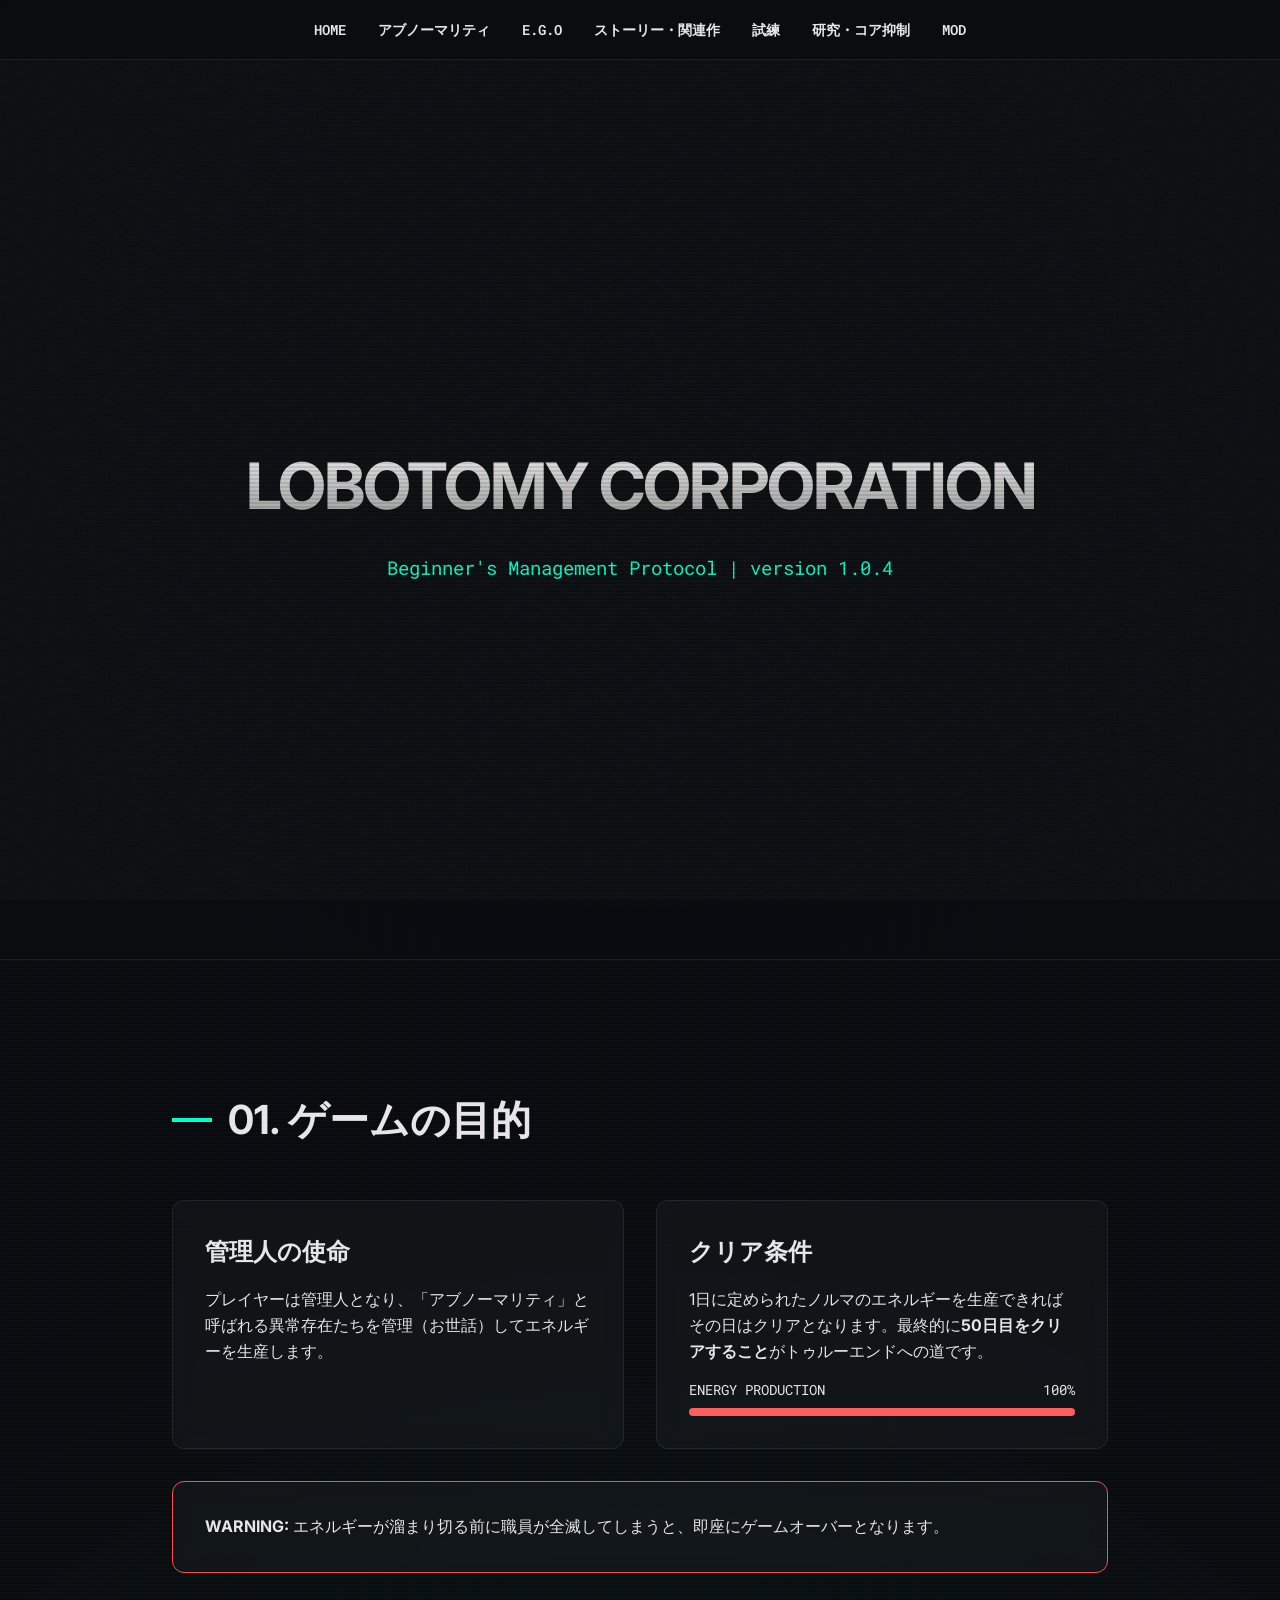
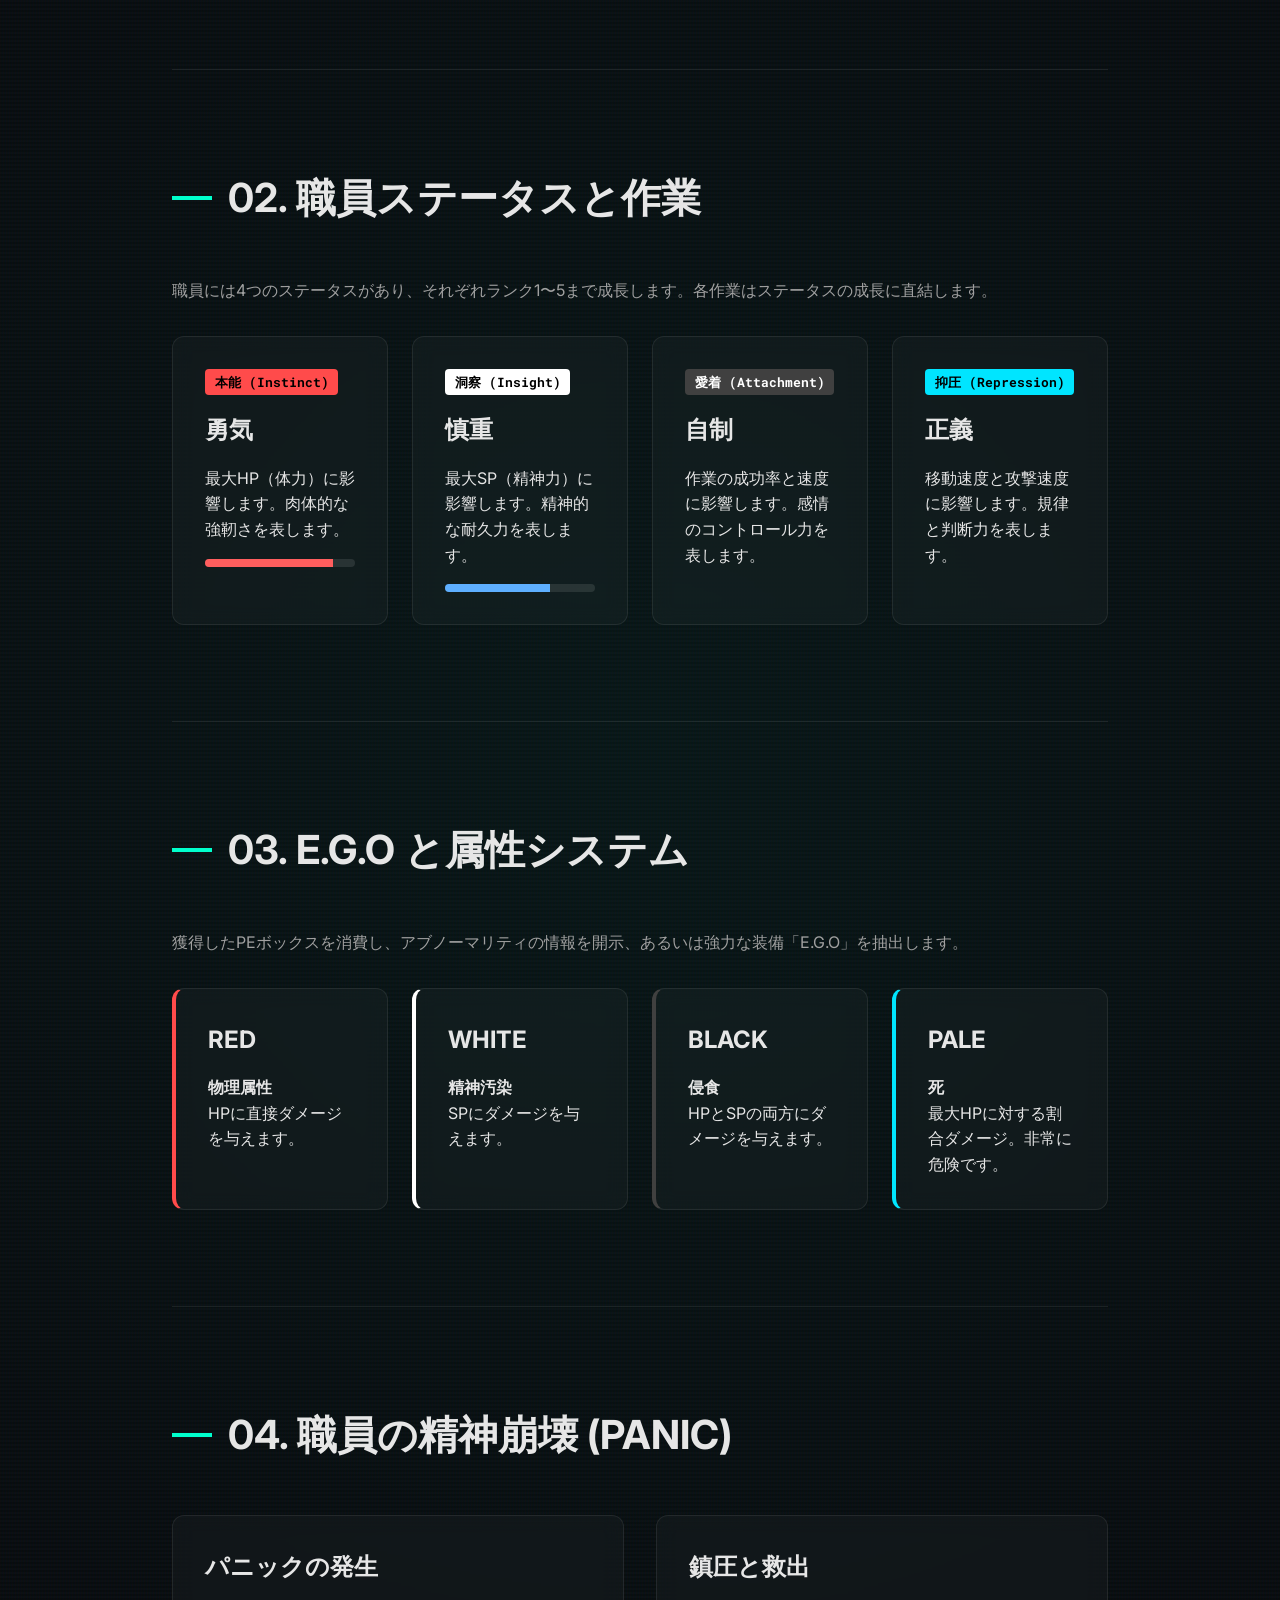
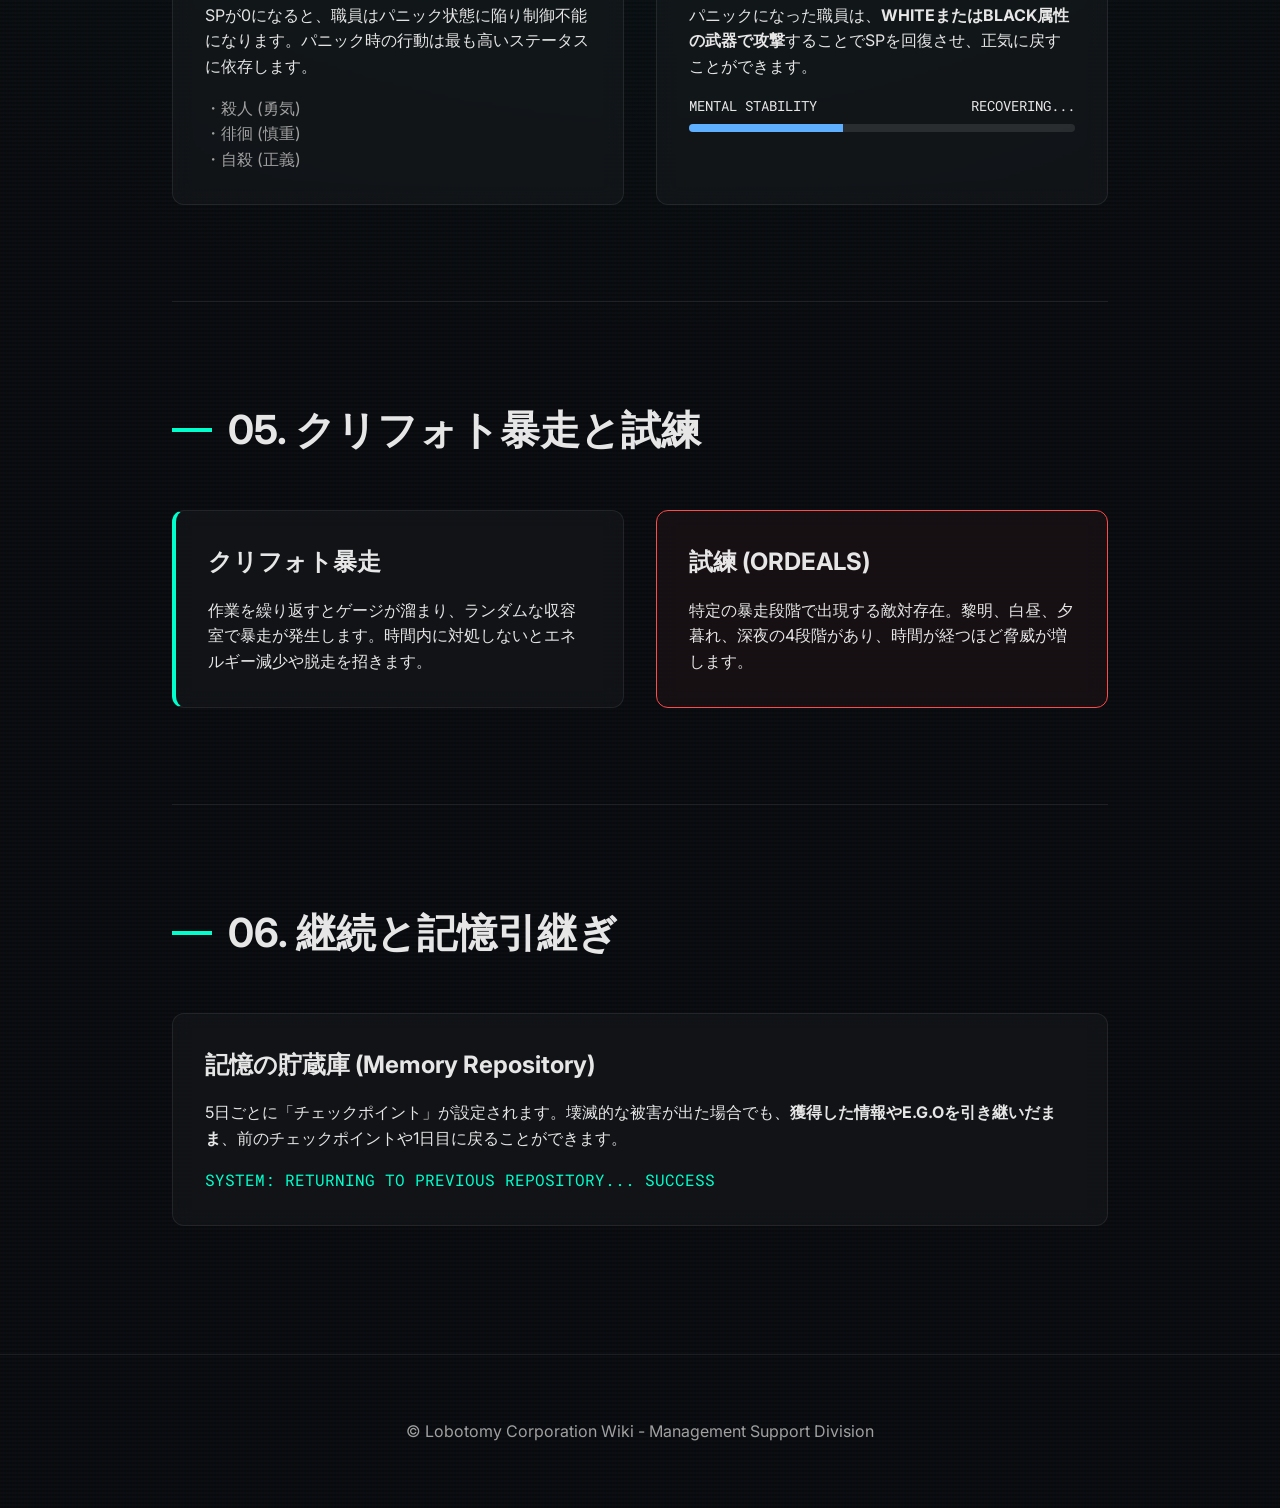
<file: index.html>
<!DOCTYPE html>
<html lang="ja">
<head>
    <meta charset="UTF-8">
    <meta name="viewport" content="width=device-width, initial-scale=1.0">
    <title>Lobotomy Corporation 初心者向けガイド | 管理人ポータル</title>
    <meta name="description" content="Lobotomy Corporationの基本システムを解説する初心者向けガイド。アブノーマリティの管理、職員の育成、E.G.O装備、クリフォト暴走について学びましょう。">
    <link rel="stylesheet" href="index.css">
</head>
<body>
    <div class="scanline"></div>
    <div class="noise"></div>

    <nav class="main-nav">
        <div class="nav-container">
            <ul class="nav-list">
                <li class="nav-item"><a href="index.html">HOME</a></li>
                <li class="nav-item has-dropdown">
                    <a href="abnormality_zayin.html">アブノーマリティ</a>
                    <ul class="dropdown">
                        <li><a href="abnormality_zayin.html">ZAYIN</a></li>
                        <li><a href="abnormality_teth.html">TETH</a></li>
                        <li><a href="abnormality_he.html">HE</a></li>
                        <li><a href="abnormality_waw.html">WAW</a></li>
                        <li><a href="abnormality_aleph.html">ALEPH</a></li>
                        <li><a href="tool_list.html">ツール型 (Tool)</a></li>
                    </ul>
                </li>
                <li class="nav-item has-dropdown">
                    <a href="ego_list.html">E.G.O</a>
                    <ul class="dropdown">
                        <li><a href="gift_list.html">ギフト (Gift)</a></li>
                        <li><a href="ego_list.html">装備 (Equipment)</a></li>
                    </ul>
                </li>
                <li class="nav-item"><a href="story.html">ストーリー・関連作</a></li>
                <li class="nav-item"><a href="ordeals.html">試練</a></li>
                <li class="nav-item"><a href="suppression.html">研究・コア抑制</a></li>
                <li class="nav-item"><a href="mods.html">MOD</a></li>
            </ul>
        </div>
    </nav>

    <header>
        <div class="header-overlay"></div>
        <h1 class="reveal">Lobotomy Corporation</h1>
        <p class="reveal">Beginner's Management Protocol | version 1.0.4</p>
    </header>

    <main class="container">
        <!-- 1. ゲームの目的とクリア条件 -->
        <section id="objective">
            <h2 class="section-title reveal">01. ゲームの目的</h2>
            <div class="grid-2">
                <div class="card reveal">
                    <h3>管理人の使命</h3>
                    <p>プレイヤーは管理人となり、「アブノーマリティ」と呼ばれる異常存在たちを管理（お世話）してエネルギーを生産します。</p>
                </div>
                <div class="card reveal">
                    <h3>クリア条件</h3>
                    <p>1日に定められたノルマのエネルギーを生産できればその日はクリアとなります。最終的に<strong>50日目をクリアすること</strong>がトゥルーエンドへの道です。</p>
                    <div class="meter-container">
                        <div class="meter-label"><span>ENERGY PRODUCTION</span><span>100%</span></div>
                        <div class="meter-bar"><div class="meter-fill fill-hp" style="width: 100%;"></div></div>
                    </div>
                </div>
            </div>
            <div class="card reveal" style="margin-top: 2rem; border-color: var(--color-red);">
                <p><strong>WARNING:</strong> エネルギーが溜まり切る前に職員が全滅してしまうと、即座にゲームオーバーとなります。</p>
            </div>
        </section>

        <!-- 2. 職員のステータスと4つの作業 -->
        <section id="staff">
            <h2 class="section-title reveal">02. 職員ステータスと作業</h2>
            <p style="margin-bottom: 2rem; color: var(--text-secondary);">職員には4つのステータスがあり、それぞれランク1〜5まで成長します。各作業はステータスの成長に直結します。</p>
            <div class="grid-4">
                <div class="card reveal">
                    <span class="attr-tag tag-red">本能 (Instinct)</span>
                    <h3>勇気</h3>
                    <p>最大HP（体力）に影響します。肉体的な強靭さを表します。</p>
                    <div class="meter-container">
                        <div class="meter-bar"><div class="meter-fill fill-hp" data-width="85%"></div></div>
                    </div>
                </div>
                <div class="card reveal">
                    <span class="attr-tag tag-white">洞察 (Insight)</span>
                    <h3>慎重</h3>
                    <p>最大SP（精神力）に影響します。精神的な耐久力を表します。</p>
                    <div class="meter-container">
                        <div class="meter-bar"><div class="meter-fill fill-sp" data-width="70%"></div></div>
                    </div>
                </div>
                <div class="card reveal">
                    <span class="attr-tag tag-black">愛着 (Attachment)</span>
                    <h3>自制</h3>
                    <p>作業の成功率と速度に影響します。感情のコントロール力を表します。</p>
                </div>
                <div class="card reveal">
                    <span class="attr-tag tag-pale">抑圧 (Repression)</span>
                    <h3>正義</h3>
                    <p>移動速度と攻撃速度に影響します。規律と判断力を表します。</p>
                </div>
            </div>
        </section>

        <!-- 3. E.G.O（装備）と4つの属性 -->
        <section id="ego">
            <h2 class="section-title reveal">03. E.G.O と属性システム</h2>
            <p style="margin-bottom: 2rem; color: var(--text-secondary);">獲得したPEボックスを消費し、アブノーマリティの情報を開示、あるいは強力な装備「E.G.O」を抽出します。</p>
            <div class="grid-4">
                <div class="card card-attr red reveal">
                    <h3>RED</h3>
                    <p><strong>物理属性</strong><br>HPに直接ダメージを与えます。</p>
                </div>
                <div class="card card-attr white reveal">
                    <h3>WHITE</h3>
                    <p><strong>精神汚染</strong><br>SPにダメージを与えます。</p>
                </div>
                <div class="card card-attr black reveal">
                    <h3>BLACK</h3>
                    <p><strong>侵食</strong><br>HPとSPの両方にダメージを与えます。</p>
                </div>
                <div class="card card-attr pale reveal">
                    <h3>PALE</h3>
                    <p><strong>死</strong><br>最大HPに対する割合ダメージ。非常に危険です。</p>
                </div>
            </div>
        </section>

        <!-- 4. 職員のパニック -->
        <section id="panic">
            <h2 class="section-title reveal">04. 職員の精神崩壊 (PANIC)</h2>
            <div class="grid-2">
                <div class="card reveal">
                    <h3>パニックの発生</h3>
                    <p>SPが0になると、職員はパニック状態に陥り制御不能になります。パニック時の行動は最も高いステータスに依存します。</p>
                    <ul style="margin-top: 1rem; list-style: none; color: var(--text-secondary);">
                        <li>・殺人 (勇気)</li>
                        <li>・徘徊 (慎重)</li>
                        <li>・自殺 (正義)</li>
                    </ul>
                </div>
                <div class="card reveal">
                    <h3>鎮圧と救出</h3>
                    <p>パニックになった職員は、<strong>WHITEまたはBLACK属性の武器で攻撃</strong>することでSPを回復させ、正気に戻すことができます。</p>
                    <div class="meter-container">
                        <div class="meter-label"><span>MENTAL STABILITY</span><span>RECOVERING...</span></div>
                        <div class="meter-bar"><div class="meter-fill fill-sp" data-width="40%"></div></div>
                    </div>
                </div>
            </div>
        </section>

        <!-- 5. クリフォト暴走と試練 -->
        <section id="meltdown">
            <h2 class="section-title reveal">05. クリフォト暴走と試練</h2>
            <div class="grid-2">
                <div class="card reveal" style="border-left: 4px solid var(--accent-color);">
                    <h3>クリフォト暴走</h3>
                    <p>作業を繰り返すとゲージが溜まり、ランダムな収容室で暴走が発生します。時間内に対処しないとエネルギー減少や脱走を招きます。</p>
                </div>
                <div class="card reveal" style="background: rgba(255, 100, 100, 0.05); border-color: var(--color-red);">
                    <h3>試練 (ORDEALS)</h3>
                    <p>特定の暴走段階で出現する敵対存在。黎明、白昼、夕暮れ、深夜の4段階があり、時間が経つほど脅威が増します。</p>
                </div>
            </div>
        </section>

        <!-- 6. チェックポイント機能 -->
        <section id="checkpoint" style="border-bottom: none;">
            <h2 class="section-title reveal">06. 継続と記憶引継ぎ</h2>
            <div class="card reveal">
                <h3>記憶の貯蔵庫 (Memory Repository)</h3>
                <p>5日ごとに「チェックポイント」が設定されます。壊滅的な被害が出た場合でも、<strong>獲得した情報やE.G.Oを引き継いだまま</strong>、前のチェックポイントや1日目に戻ることができます。</p>
                <p style="margin-top: 1rem; color: var(--accent-color); font-family: var(--font-mono);">SYSTEM: RETURNING TO PREVIOUS REPOSITORY... SUCCESS</p>
            </div>
        </section>
    </main>

    <footer style="padding: 4rem; text-align: center; color: var(--text-secondary); border-top: 1px solid var(--glass-border);">
        <p>&copy; Lobotomy Corporation Wiki - Management Support Division</p>
    </footer>

    <script src="main.js"></script>
</body>
</html>
</file>
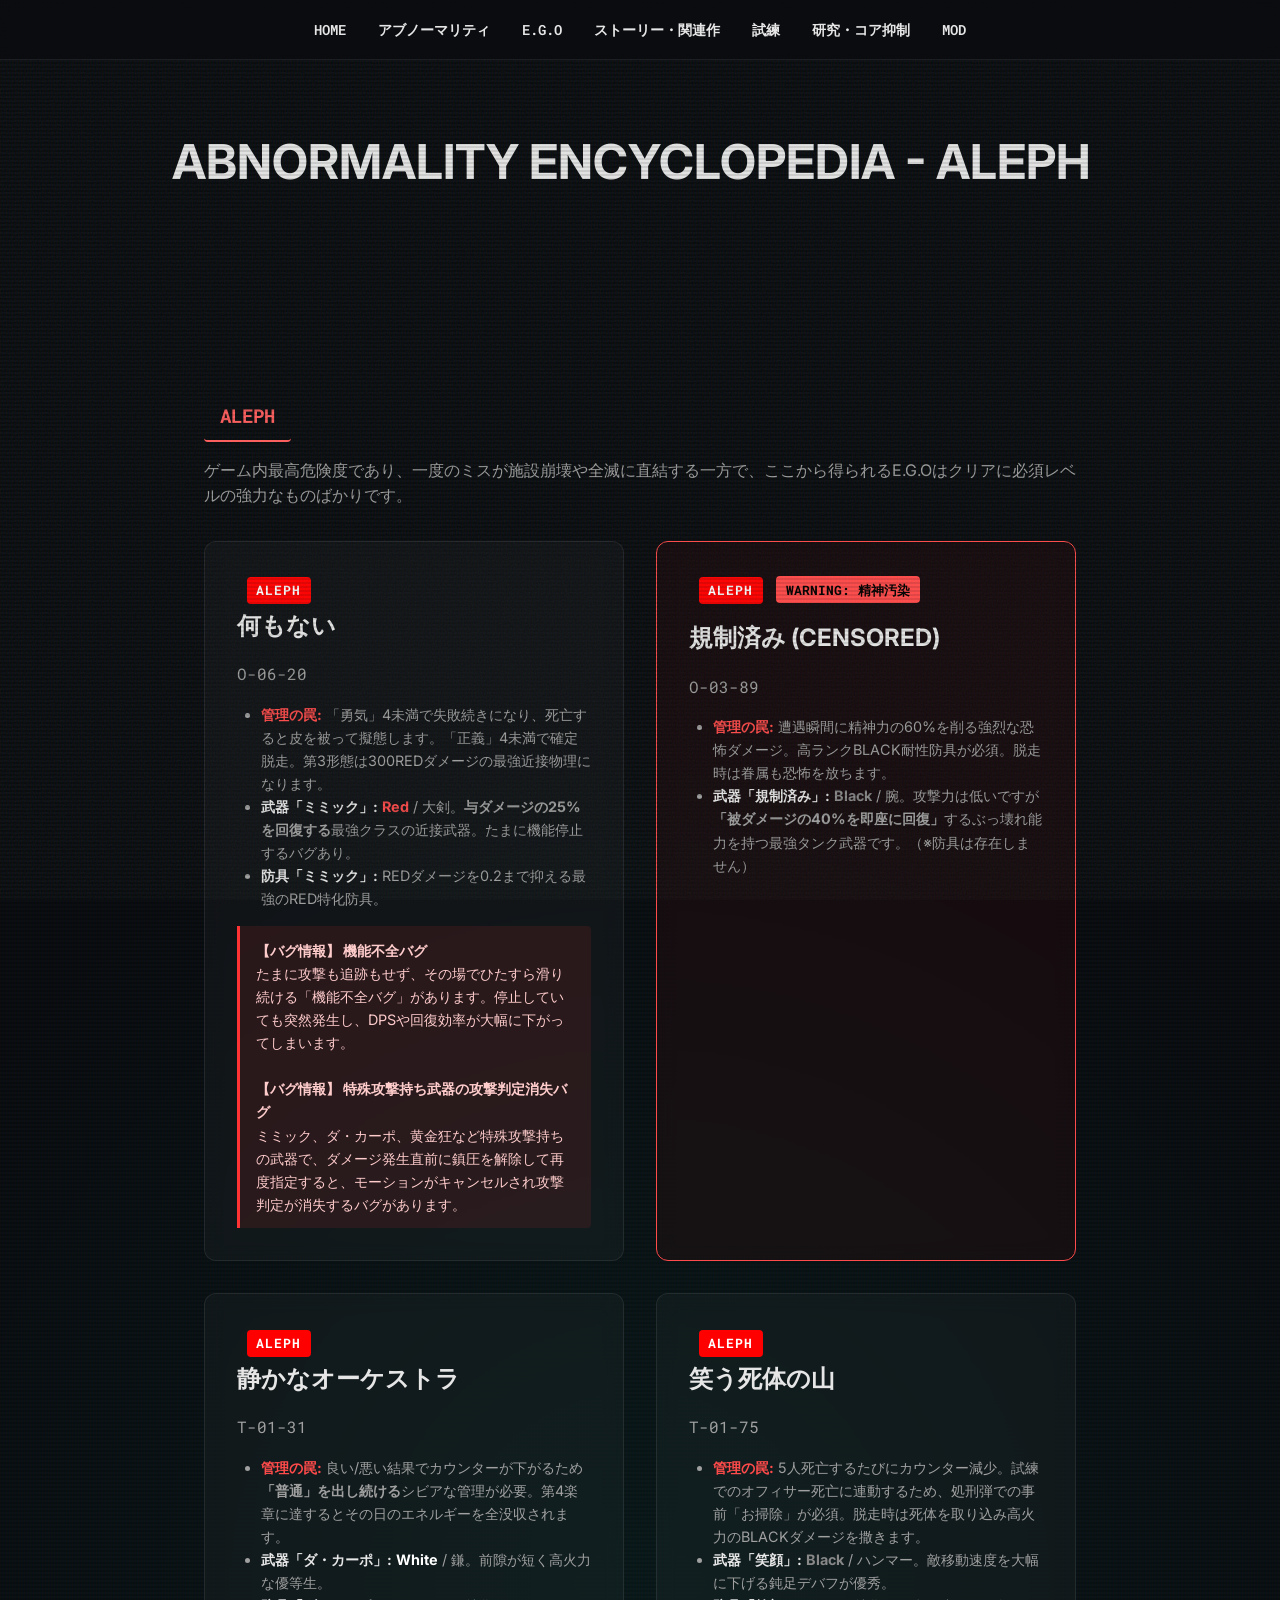
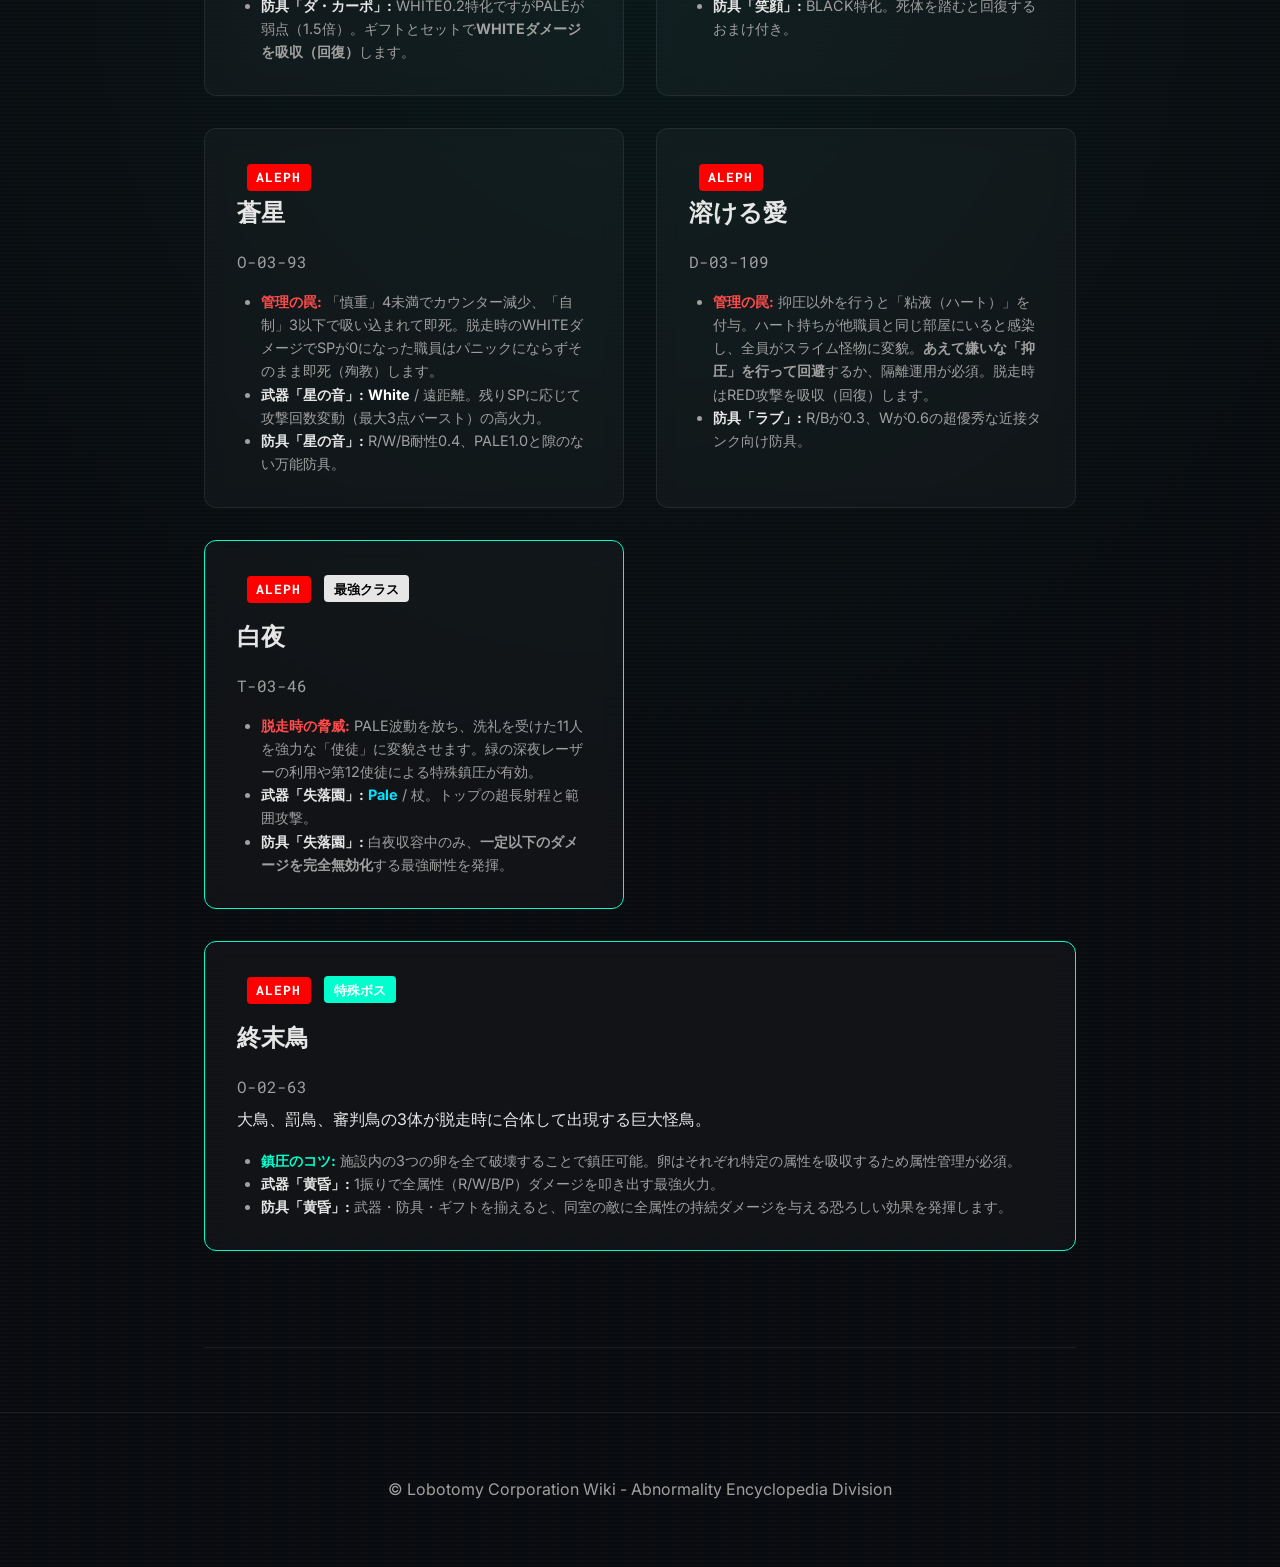
<file: abnormality_aleph.html>
<!DOCTYPE html>
<html lang="ja">
<head>
    <meta charset="UTF-8">
    <meta name="viewport" content="width=device-width, initial-scale=1.0">
    <title>アブノーマリティ図鑑 | Lobotomy Corporation Wiki</title>
    <link rel="stylesheet" href="index.css">
</head>
<body>
    <div class="scanline"></div>
    <div class="noise"></div>

    <nav class="main-nav">
        <div class="nav-container">
            <ul class="nav-list">
                <li class="nav-item"><a href="index.html">HOME</a></li>
                <li class="nav-item has-dropdown">
                    <a href="abnormality_zayin.html">アブノーマリティ</a>
                    <ul class="dropdown">
                        <li><a href="abnormality_zayin.html">ZAYIN</a></li>
                        <li><a href="abnormality_teth.html">TETH</a></li>
                        <li><a href="abnormality_he.html">HE</a></li>
                        <li><a href="abnormality_waw.html">WAW</a></li>
                        <li><a href="abnormality_aleph.html">ALEPH</a></li>
                        <li><a href="tool_list.html">ツール型 (Tool)</a></li>
                    </ul>
                </li>
                <li class="nav-item has-dropdown">
                    <a href="ego_list.html">E.G.O</a>
                    <ul class="dropdown">
                        <li><a href="gift_list.html">ギフト (Gift)</a></li>
                        <li><a href="ego_list.html">装備 (Equipment)</a></li>
                    </ul>
                </li>
                <li class="nav-item"><a href="story.html">ストーリー・関連作</a></li>
                <li class="nav-item"><a href="ordeals.html">試練</a></li>
                <li class="nav-item"><a href="suppression.html">研究・コア抑制</a></li>
                <li class="nav-item"><a href="mods.html">MOD</a></li>
            </ul>
        </div>
    </nav>

    <main class="container" style="padding-top: 4rem;">
        <h1 class="reveal" style="font-size: 3rem; margin-bottom: 2rem;">ABNORMALITY ENCYCLOPEDIA - ALEPH</h1>
        
        <main class="container" style="padding-top: 4rem;">
        <section id="aleph">
            <h2 class="risk-header aleph reveal">ALEPH</h2>
            <p class="reveal" style="color: var(--text-secondary); margin-bottom: 2rem;">ゲーム内最高危険度であり、一度のミスが施設崩壊や全滅に直結する一方で、ここから得られるE.G.Oはクリアに必須レベルの強力なものばかりです。</p>

            <div class="grid-2">
                <div class="card reveal">
                    
                    <span class="attr-tag tag-aleph">ALEPH</span><h3>何もない</h3><p style="font-family: var(--font-mono); color: var(--text-secondary); margin-bottom: 0.5rem;">O-06-20</p>
                    <ul style="margin-top: 1rem; padding-left: 1.5rem; font-size: 0.9rem; color: var(--text-secondary);">
                        <li><strong style="color: var(--color-red);">管理の罠:</strong> 「勇気」4未満で失敗続きになり、死亡すると皮を被って擬態します。「正義」4未満で確定脱走。第3形態は300REDダメージの最強近接物理になります。</li>
                        <li><strong style="color: var(--text-primary);">武器「ミミック」:</strong> <span class="attr-text-red">Red</span> / 大剣。<strong>与ダメージの25%を回復する</strong>最強クラスの近接武器。たまに機能停止するバグあり。</li>
                        <li><strong style="color: var(--text-primary);">防具「ミミック」:</strong> REDダメージを0.2まで抑える最強のRED特化防具。</li>
                    </ul>
                    <div class="bug-note" style="margin-top: 1rem;">
                        <strong>【バグ情報】 機能不全バグ</strong><br>
                        たまに攻撃も追跡もせず、その場でひたすら滑り続ける「機能不全バグ」があります。停止していても突然発生し、DPSや回復効率が大幅に下がってしまいます。<br><br>
                        <strong>【バグ情報】 特殊攻撃持ち武器の攻撃判定消失バグ</strong><br>
                        ミミック、ダ・カーポ、黄金狂など特殊攻撃持ちの武器で、ダメージ発生直前に鎮圧を解除して再度指定すると、モーションがキャンセルされ攻撃判定が消失するバグがあります。
                    </div>
                </div>
                <div class="card reveal" style="border-color: var(--color-red); background: rgba(255, 0, 0, 0.05);">
                   
                    <span class="attr-tag tag-aleph">ALEPH</span> <span class="attr-tag tag-red">WARNING: 精神汚染</span>
                    <h3>規制済み (CENSORED)</h3><p style="font-family: var(--font-mono); color: var(--text-secondary); margin-bottom: 0.5rem;">O-03-89</p>
                    <ul style="margin-top: 1rem; padding-left: 1.5rem; font-size: 0.9rem; color: var(--text-secondary);">
                        <li><strong style="color: var(--color-red);">管理の罠:</strong> 遭遇瞬間に精神力の60%を削る強烈な恐怖ダメージ。高ランクBLACK耐性防具が必須。脱走時は眷属も恐怖を放ちます。</li>
                        <li><strong style="color: var(--text-primary);">武器「規制済み」:</strong> <span class="attr-text-black">Black</span> / 腕。攻撃力は低いですが<strong>「被ダメージの40%を即座に回復」</strong>するぶっ壊れ能力を持つ最強タンク武器です。（※防具は存在しません）</li>
                    </ul>
                </div>
                <div class="card reveal">
                    
                    <span class="attr-tag tag-aleph">ALEPH</span><h3>静かなオーケストラ</h3><p style="font-family: var(--font-mono); color: var(--text-secondary); margin-bottom: 0.5rem;">T-01-31</p>
                    <ul style="margin-top: 1rem; padding-left: 1.5rem; font-size: 0.9rem; color: var(--text-secondary);">
                        <li><strong style="color: var(--color-red);">管理の罠:</strong> 良い/悪い結果でカウンターが下がるため<strong>「普通」を出し続ける</strong>シビアな管理が必要。第4楽章に達するとその日のエネルギーを全没収されます。</li>
                        <li><strong style="color: var(--text-primary);">武器「ダ・カーポ」:</strong> <span class="attr-text-white">White</span> / 鎌。前隙が短く高火力な優等生。</li>
                        <li><strong style="color: var(--text-primary);">防具「ダ・カーポ」:</strong> WHITE0.2特化ですがPALEが弱点（1.5倍）。ギフトとセットで<strong>WHITEダメージを吸収（回復）</strong>します。</li>
                    </ul>
                </div>
                <div class="card reveal">
                    
                    <span class="attr-tag tag-aleph">ALEPH</span><h3>笑う死体の山</h3><p style="font-family: var(--font-mono); color: var(--text-secondary); margin-bottom: 0.5rem;">T-01-75</p>
                    <ul style="margin-top: 1rem; padding-left: 1.5rem; font-size: 0.9rem; color: var(--text-secondary);">
                        <li><strong style="color: var(--color-red);">管理の罠:</strong> 5人死亡するたびにカウンター減少。試練でのオフィサー死亡に連動するため、処刑弾での事前「お掃除」が必須。脱走時は死体を取り込み高火力のBLACKダメージを撒きます。</li>
                        <li><strong style="color: var(--text-primary);">武器「笑顔」:</strong> <span class="attr-text-black">Black</span> / ハンマー。敵移動速度を大幅に下げる鈍足デバフが優秀。</li>
                        <li><strong style="color: var(--text-primary);">防具「笑顔」:</strong> BLACK特化。死体を踏むと回復するおまけ付き。</li>
                    </ul>
                </div>
                <div class="card reveal">
                    
                    <span class="attr-tag tag-aleph">ALEPH</span><h3>蒼星</h3><p style="font-family: var(--font-mono); color: var(--text-secondary); margin-bottom: 0.5rem;">O-03-93</p>
                    <ul style="margin-top: 1rem; padding-left: 1.5rem; font-size: 0.9rem; color: var(--text-secondary);">
                        <li><strong style="color: var(--color-red);">管理の罠:</strong> 「慎重」4未満でカウンター減少、「自制」3以下で吸い込まれて即死。脱走時のWHITEダメージでSPが0になった職員はパニックにならずそのまま即死（殉教）します。</li>
                        <li><strong style="color: var(--text-primary);">武器「星の音」:</strong> <span class="attr-text-white">White</span> / 遠距離。残りSPに応じて攻撃回数変動（最大3点バースト）の高火力。</li>
                        <li><strong style="color: var(--text-primary);">防具「星の音」:</strong> R/W/B耐性0.4、PALE1.0と隙のない万能防具。</li>
                    </ul>
                </div>
                <div class="card reveal">
                    
                    <span class="attr-tag tag-aleph">ALEPH</span><h3>溶ける愛</h3><p style="font-family: var(--font-mono); color: var(--text-secondary); margin-bottom: 0.5rem;">D-03-109</p>
                    <ul style="margin-top: 1rem; padding-left: 1.5rem; font-size: 0.9rem; color: var(--text-secondary);">
                        <li><strong style="color: var(--color-red);">管理の罠:</strong> 抑圧以外を行うと「粘液（ハート）」を付与。ハート持ちが他職員と同じ部屋にいると感染し、全員がスライム怪物に変貌。<strong>あえて嫌いな「抑圧」を行って回避</strong>するか、隔離運用が必須。脱走時はRED攻撃を吸収（回復）します。</li>
                        <li><strong style="color: var(--text-primary);">防具「ラブ」:</strong> R/Bが0.3、Wが0.6の超優秀な近接タンク向け防具。</li>
                    </ul>
                </div>
                <div class="card reveal" style="border-color: var(--accent-color);">
                   
                    <span class="attr-tag tag-aleph">ALEPH</span> <span class="attr-tag" style="background: var(--text-primary); color: #000;">最強クラス</span>
                    <h3>白夜</h3><p style="font-family: var(--font-mono); color: var(--text-secondary); margin-bottom: 0.5rem;">T-03-46</p>
                    <ul style="margin-top: 1rem; padding-left: 1.5rem; font-size: 0.9rem; color: var(--text-secondary);">
                        <li><strong style="color: var(--color-red);">脱走時の脅威:</strong> PALE波動を放ち、洗礼を受けた11人を強力な「使徒」に変貌させます。緑の深夜レーザーの利用や第12使徒による特殊鎮圧が有効。</li>
                        <li><strong style="color: var(--text-primary);">武器「失落園」:</strong> <span class="attr-text-pale">Pale</span> / 杖。トップの超長射程と範囲攻撃。</li>
                        <li><strong style="color: var(--text-primary);">防具「失落園」:</strong> 白夜収容中のみ、<strong>一定以下のダメージを完全無効化</strong>する最強耐性を発揮。</li>
                    </ul>
                </div>
                <div class="card reveal" style="border-color: var(--accent-color); grid-column: 1 / -1;">
                   
                    <span class="attr-tag tag-aleph">ALEPH</span> <span class="attr-tag" style="background: var(--accent-color); color: #fff;">特殊ボス</span>
                    <h3>終末鳥</h3><p style="font-family: var(--font-mono); color: var(--text-secondary); margin-bottom: 0.5rem;">O-02-63</p>
                    <p>大鳥、罰鳥、審判鳥の3体が脱走時に合体して出現する巨大怪鳥。</p>
                    <ul style="margin-top: 1rem; padding-left: 1.5rem; font-size: 0.9rem; color: var(--text-secondary);">
                        <li><strong style="color: var(--accent-color);">鎮圧のコツ:</strong> 施設内の3つの卵を全て破壊することで鎮圧可能。卵はそれぞれ特定の属性を吸収するため属性管理が必須。</li>
                        <li><strong style="color: var(--text-primary);">武器「黄昏」:</strong> 1振りで全属性（R/W/B/P）ダメージを叩き出す最強火力。</li>
                        <li><strong style="color: var(--text-primary);">防具「黄昏」:</strong> 武器・防具・ギフトを揃えると、同室の敵に全属性の持続ダメージを与える恐ろしい効果を発揮します。</li>
                    </ul>
                </div>
            </div>
        </section>
    </main>
</section>
    </main>

    <footer style="padding: 4rem; text-align: center; color: var(--text-secondary); border-top: 1px solid var(--glass-border);">
        <p>&copy; Lobotomy Corporation Wiki - Abnormality Encyclopedia Division</p>
    </footer>

    <script src="main.js"></script>
</body>
</html>
</file>
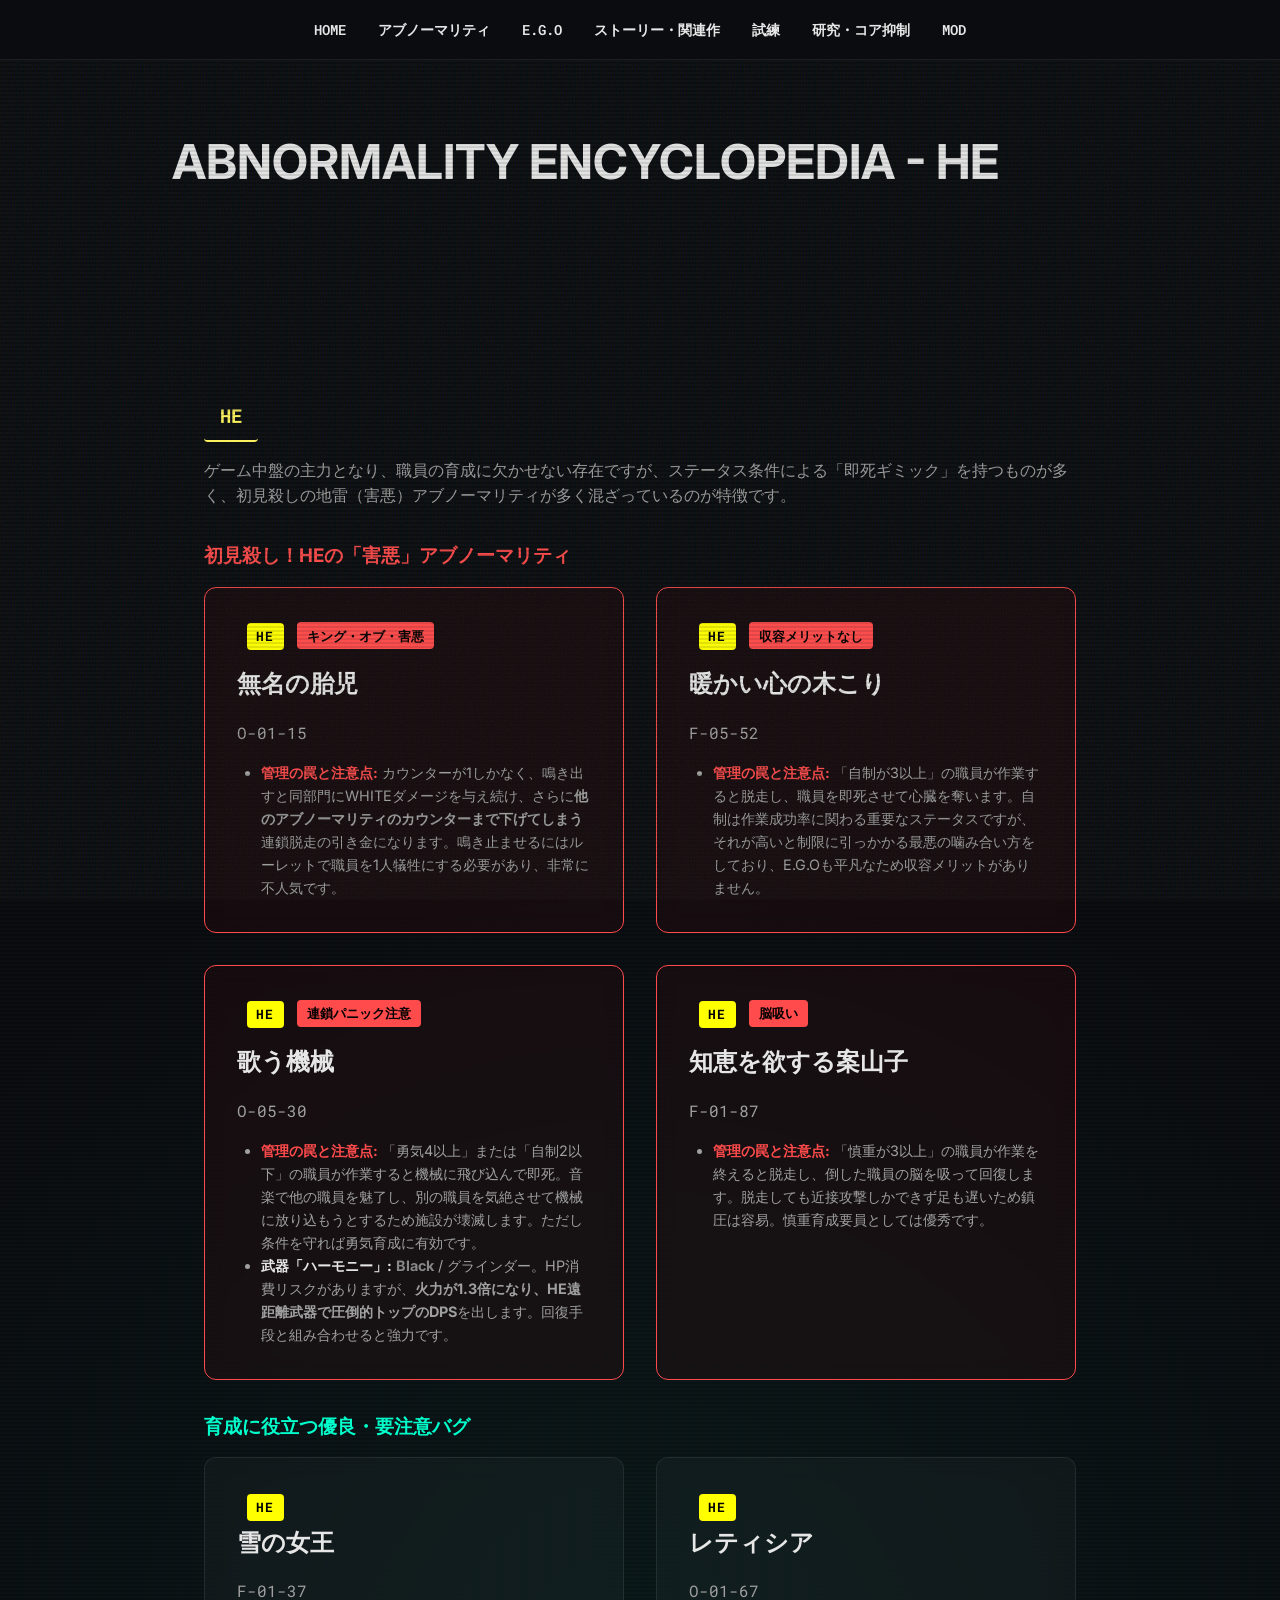
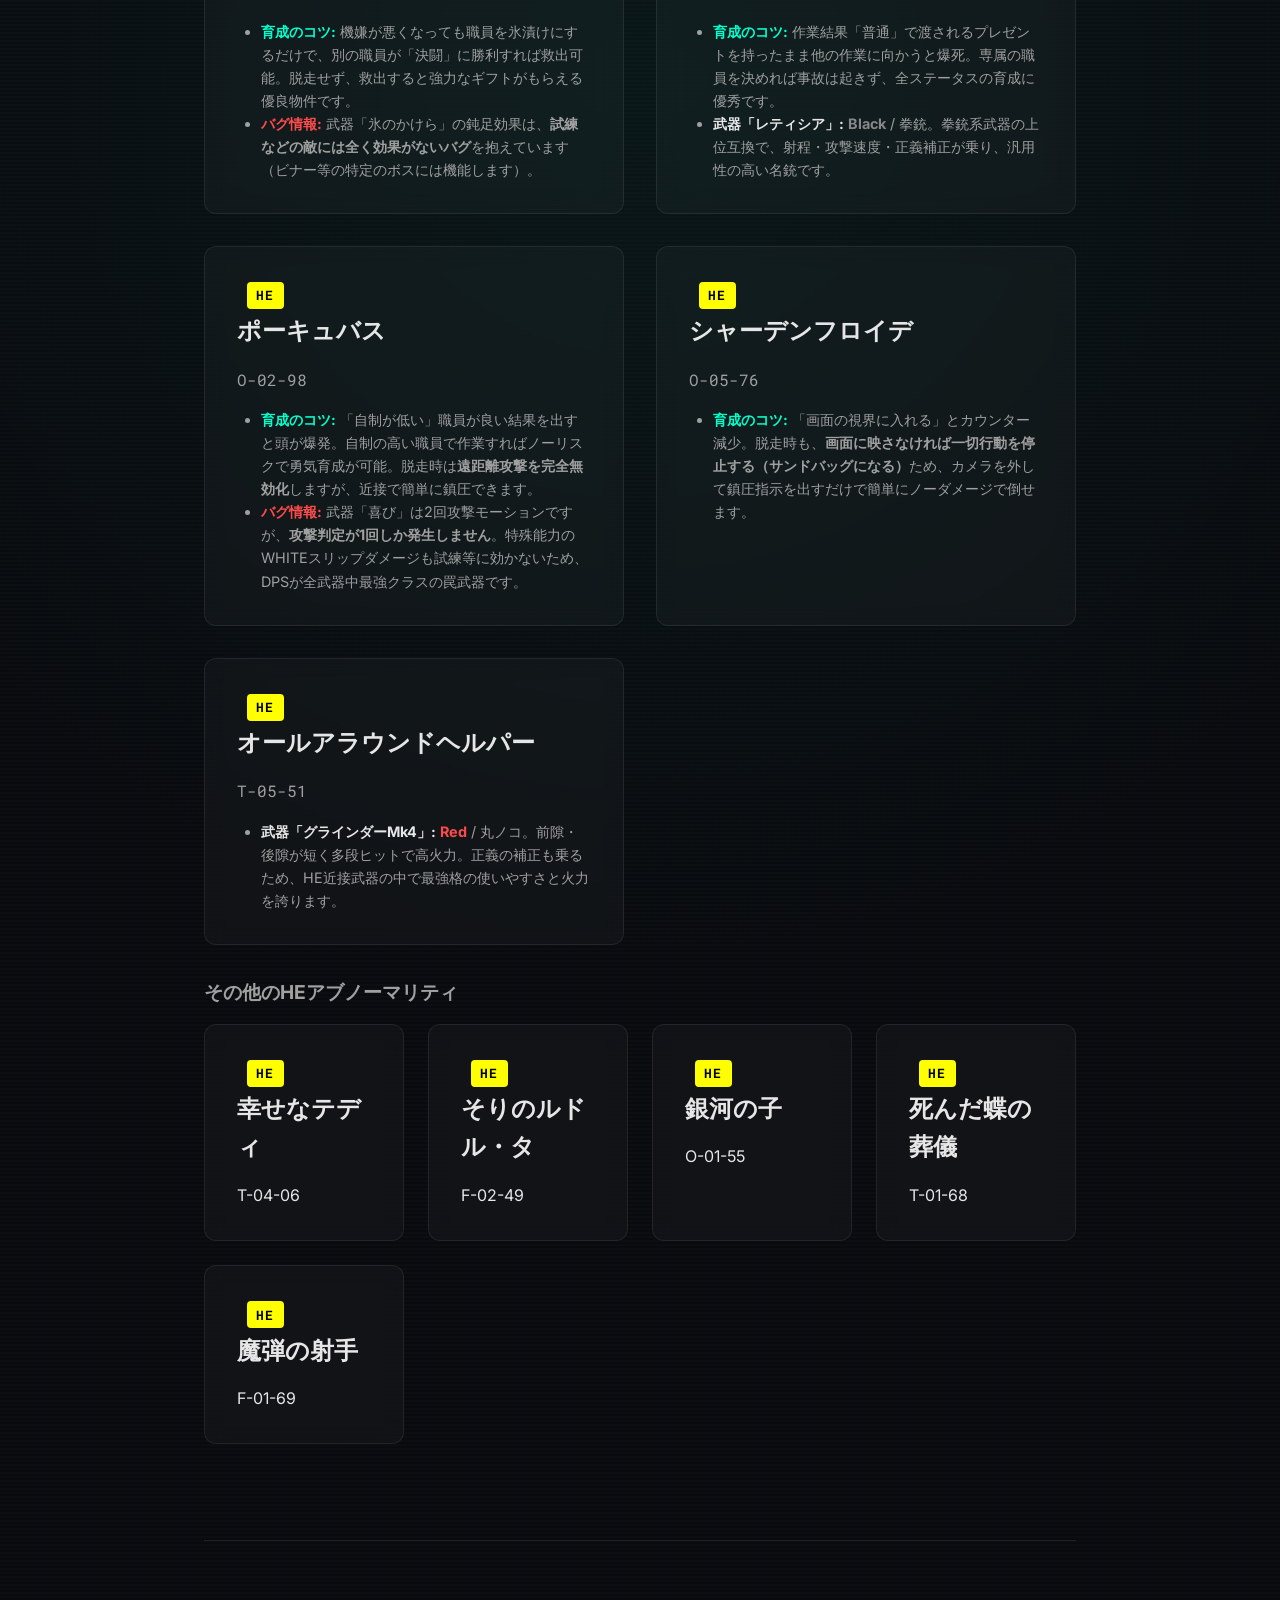
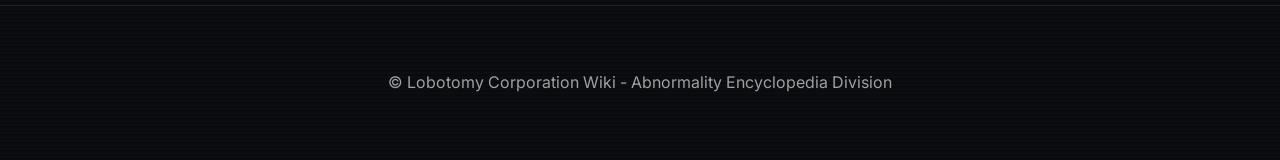
<file: abnormality_he.html>
<!DOCTYPE html>
<html lang="ja">
<head>
    <meta charset="UTF-8">
    <meta name="viewport" content="width=device-width, initial-scale=1.0">
    <title>アブノーマリティ図鑑 | Lobotomy Corporation Wiki</title>
    <link rel="stylesheet" href="index.css">
</head>
<body>
    <div class="scanline"></div>
    <div class="noise"></div>

    <nav class="main-nav">
        <div class="nav-container">
            <ul class="nav-list">
                <li class="nav-item"><a href="index.html">HOME</a></li>
                <li class="nav-item has-dropdown">
                    <a href="abnormality_zayin.html">アブノーマリティ</a>
                    <ul class="dropdown">
                        <li><a href="abnormality_zayin.html">ZAYIN</a></li>
                        <li><a href="abnormality_teth.html">TETH</a></li>
                        <li><a href="abnormality_he.html">HE</a></li>
                        <li><a href="abnormality_waw.html">WAW</a></li>
                        <li><a href="abnormality_aleph.html">ALEPH</a></li>
                        <li><a href="tool_list.html">ツール型 (Tool)</a></li>
                    </ul>
                </li>
                <li class="nav-item has-dropdown">
                    <a href="ego_list.html">E.G.O</a>
                    <ul class="dropdown">
                        <li><a href="gift_list.html">ギフト (Gift)</a></li>
                        <li><a href="ego_list.html">装備 (Equipment)</a></li>
                    </ul>
                </li>
                <li class="nav-item"><a href="story.html">ストーリー・関連作</a></li>
                <li class="nav-item"><a href="ordeals.html">試練</a></li>
                <li class="nav-item"><a href="suppression.html">研究・コア抑制</a></li>
                <li class="nav-item"><a href="mods.html">MOD</a></li>
            </ul>
        </div>
    </nav>

    <main class="container" style="padding-top: 4rem;">
        <h1 class="reveal" style="font-size: 3rem; margin-bottom: 2rem;">ABNORMALITY ENCYCLOPEDIA - HE</h1>
        
        <main class="container" style="padding-top: 4rem;">
        <section id="he">
            <h2 class="risk-header he reveal">HE</h2>
            <p class="reveal" style="color: var(--text-secondary); margin-bottom: 2rem;">ゲーム中盤の主力となり、職員の育成に欠かせない存在ですが、ステータス条件による「即死ギミック」を持つものが多く、初見殺しの地雷（害悪）アブノーマリティが多く混ざっているのが特徴です。</p>

            <h3 class="reveal" style="margin-bottom: 1rem; color: var(--color-red);">初見殺し！HEの「害悪」アブノーマリティ</h3>
            <div class="grid-2" style="margin-bottom: 2rem;">
                <div class="card reveal" style="border-color: var(--color-red); background: rgba(255, 0, 0, 0.05);">
                   
                    <span class="attr-tag tag-he">HE</span> <span class="attr-tag tag-red">キング・オブ・害悪</span>
                    <h3>無名の胎児</h3><p style="font-family: var(--font-mono); color: var(--text-secondary); margin-bottom: 0.5rem;">O-01-15</p>
                    <ul style="margin-top: 1rem; padding-left: 1.5rem; font-size: 0.9rem; color: var(--text-secondary);">
                        <li><strong style="color: var(--color-red);">管理の罠と注意点:</strong> カウンターが1しかなく、鳴き出すと同部門にWHITEダメージを与え続け、さらに<strong>他のアブノーマリティのカウンターまで下げてしまう</strong>連鎖脱走の引き金になります。鳴き止ませるにはルーレットで職員を1人犠牲にする必要があり、非常に不人気です。</li>
                    </ul>
                </div>
                <div class="card reveal" style="border-color: var(--color-red); background: rgba(255, 0, 0, 0.05);">
                   
                    <span class="attr-tag tag-he">HE</span> <span class="attr-tag tag-red">収容メリットなし</span>
                    <h3>暖かい心の木こり</h3><p style="font-family: var(--font-mono); color: var(--text-secondary); margin-bottom: 0.5rem;">F-05-52</p>
                    <ul style="margin-top: 1rem; padding-left: 1.5rem; font-size: 0.9rem; color: var(--text-secondary);">
                        <li><strong style="color: var(--color-red);">管理の罠と注意点:</strong> 「自制が3以上」の職員が作業すると脱走し、職員を即死させて心臓を奪います。自制は作業成功率に関わる重要なステータスですが、それが高いと制限に引っかかる最悪の噛み合い方をしており、E.G.Oも平凡なため収容メリットがありません。</li>
                    </ul>
                </div>
                <div class="card reveal" style="border-color: var(--color-red); background: rgba(255, 0, 0, 0.05);">
                   
                    <span class="attr-tag tag-he">HE</span> <span class="attr-tag tag-red">連鎖パニック注意</span>
                    <h3>歌う機械</h3><p style="font-family: var(--font-mono); color: var(--text-secondary); margin-bottom: 0.5rem;">O-05-30</p>
                    <ul style="margin-top: 1rem; padding-left: 1.5rem; font-size: 0.9rem; color: var(--text-secondary);">
                        <li><strong style="color: var(--color-red);">管理の罠と注意点:</strong> 「勇気4以上」または「自制2以下」の職員が作業すると機械に飛び込んで即死。音楽で他の職員を魅了し、別の職員を気絶させて機械に放り込もうとするため施設が壊滅します。ただし条件を守れば勇気育成に有効です。</li>
                        <li><strong style="color: var(--text-primary);">武器「ハーモニー」:</strong> <span class="attr-text-black">Black</span> / グラインダー。HP消費リスクがありますが、<strong>火力が1.3倍になり、HE遠距離武器で圧倒的トップのDPS</strong>を出します。回復手段と組み合わせると強力です。</li>
                    </ul>
                </div>
                <div class="card reveal" style="border-color: var(--color-red); background: rgba(255, 0, 0, 0.05);">
                   
                    <span class="attr-tag tag-he">HE</span> <span class="attr-tag tag-red">脳吸い</span>
                    <h3>知恵を欲する案山子</h3><p style="font-family: var(--font-mono); color: var(--text-secondary); margin-bottom: 0.5rem;">F-01-87</p>
                    <ul style="margin-top: 1rem; padding-left: 1.5rem; font-size: 0.9rem; color: var(--text-secondary);">
                        <li><strong style="color: var(--color-red);">管理の罠と注意点:</strong> 「慎重が3以上」の職員が作業を終えると脱走し、倒した職員の脳を吸って回復します。脱走しても近接攻撃しかできず足も遅いため鎮圧は容易。慎重育成要員としては優秀です。</li>
                    </ul>
                </div>
            </div>

            <h3 class="reveal" style="margin-bottom: 1rem; color: var(--accent-color);">育成に役立つ優良・要注意バグ</h3>
            <div class="grid-2" style="margin-bottom: 2rem;">
                <div class="card reveal">
                    
                    <span class="attr-tag tag-he">HE</span><h3>雪の女王</h3><p style="font-family: var(--font-mono); color: var(--text-secondary); margin-bottom: 0.5rem;">F-01-37</p>
                    <ul style="margin-top: 1rem; padding-left: 1.5rem; font-size: 0.9rem; color: var(--text-secondary);">
                        <li><strong style="color: var(--accent-color);">育成のコツ:</strong> 機嫌が悪くなっても職員を氷漬けにするだけで、別の職員が「決闘」に勝利すれば救出可能。脱走せず、救出すると強力なギフトがもらえる優良物件です。</li>
                        <li><strong style="color: var(--color-red);">バグ情報:</strong> 武器「氷のかけら」の鈍足効果は、<strong>試練などの敵には全く効果がないバグ</strong>を抱えています（ビナー等の特定のボスには機能します）。</li>
                    </ul>
                </div>
                <div class="card reveal">
                    
                    <span class="attr-tag tag-he">HE</span><h3>レティシア</h3><p style="font-family: var(--font-mono); color: var(--text-secondary); margin-bottom: 0.5rem;">O-01-67</p>
                    <ul style="margin-top: 1rem; padding-left: 1.5rem; font-size: 0.9rem; color: var(--text-secondary);">
                        <li><strong style="color: var(--accent-color);">育成のコツ:</strong> 作業結果「普通」で渡されるプレゼントを持ったまま他の作業に向かうと爆死。専属の職員を決めれば事故は起きず、全ステータスの育成に優秀です。</li>
                        <li><strong style="color: var(--text-primary);">武器「レティシア」:</strong> <span class="attr-text-black">Black</span> / 拳銃。拳銃系武器の上位互換で、射程・攻撃速度・正義補正が乗り、汎用性の高い名銃です。</li>
                    </ul>
                </div>
                <div class="card reveal">
                    
                    <span class="attr-tag tag-he">HE</span><h3>ポーキュバス</h3><p style="font-family: var(--font-mono); color: var(--text-secondary); margin-bottom: 0.5rem;">O-02-98</p>
                    <ul style="margin-top: 1rem; padding-left: 1.5rem; font-size: 0.9rem; color: var(--text-secondary);">
                        <li><strong style="color: var(--accent-color);">育成のコツ:</strong> 「自制が低い」職員が良い結果を出すと頭が爆発。自制の高い職員で作業すればノーリスクで勇気育成が可能。脱走時は<strong>遠距離攻撃を完全無効化</strong>しますが、近接で簡単に鎮圧できます。</li>
                        <li><strong style="color: var(--color-red);">バグ情報:</strong> 武器「喜び」は2回攻撃モーションですが、<strong>攻撃判定が1回しか発生しません</strong>。特殊能力のWHITEスリップダメージも試練等に効かないため、DPSが全武器中最強クラスの罠武器です。</li>
                    </ul>
                </div>
                <div class="card reveal">
                    
                    <span class="attr-tag tag-he">HE</span><h3>シャーデンフロイデ</h3><p style="font-family: var(--font-mono); color: var(--text-secondary); margin-bottom: 0.5rem;">O-05-76</p>
                    <ul style="margin-top: 1rem; padding-left: 1.5rem; font-size: 0.9rem; color: var(--text-secondary);">
                        <li><strong style="color: var(--accent-color);">育成のコツ:</strong> 「画面の視界に入れる」とカウンター減少。脱走時も、<strong>画面に映さなければ一切行動を停止する（サンドバッグになる）</strong>ため、カメラを外して鎮圧指示を出すだけで簡単にノーダメージで倒せます。</li>
                    </ul>
                </div>
                <div class="card reveal">
                    
                    <span class="attr-tag tag-he">HE</span><h3>オールアラウンドヘルパー</h3><p style="font-family: var(--font-mono); color: var(--text-secondary); margin-bottom: 0.5rem;">T-05-51</p>
                    <ul style="margin-top: 1rem; padding-left: 1.5rem; font-size: 0.9rem; color: var(--text-secondary);">
                        <li><strong style="color: var(--text-primary);">武器「グラインダーMk4」:</strong> <span class="attr-text-red">Red</span> / 丸ノコ。前隙・後隙が短く多段ヒットで高火力。正義の補正も乗るため、HE近接武器の中で最強格の使いやすさと火力を誇ります。</li>
                    </ul>
                </div>
            </div>

            <h3 class="reveal" style="margin-bottom: 1rem; color: var(--text-secondary); font-size: 1.2rem;">その他のHEアブノーマリティ</h3>
            <div class="grid-4">
                <div class="card reveal">
                    <span class="attr-tag tag-he">HE</span><h3>幸せなテディ</h3><p>T-04-06</p></div>
                <div class="card reveal">
                    <span class="attr-tag tag-he">HE</span><h3>そりのルドル・タ</h3><p>F-02-49</p></div>
                <div class="card reveal">
                    <span class="attr-tag tag-he">HE</span><h3>銀河の子</h3><p>O-01-55</p></div>
                <div class="card reveal">
                    <span class="attr-tag tag-he">HE</span><h3>死んだ蝶の葬儀</h3><p>T-01-68</p></div>
                <div class="card reveal">
                    <span class="attr-tag tag-he">HE</span><h3>魔弾の射手</h3><p>F-01-69</p></div>
            </div>
        </section>
    </main>
</section>
    </main>

    <footer style="padding: 4rem; text-align: center; color: var(--text-secondary); border-top: 1px solid var(--glass-border);">
        <p>&copy; Lobotomy Corporation Wiki - Abnormality Encyclopedia Division</p>
    </footer>

    <script src="main.js"></script>
</body>
</html>
</file>
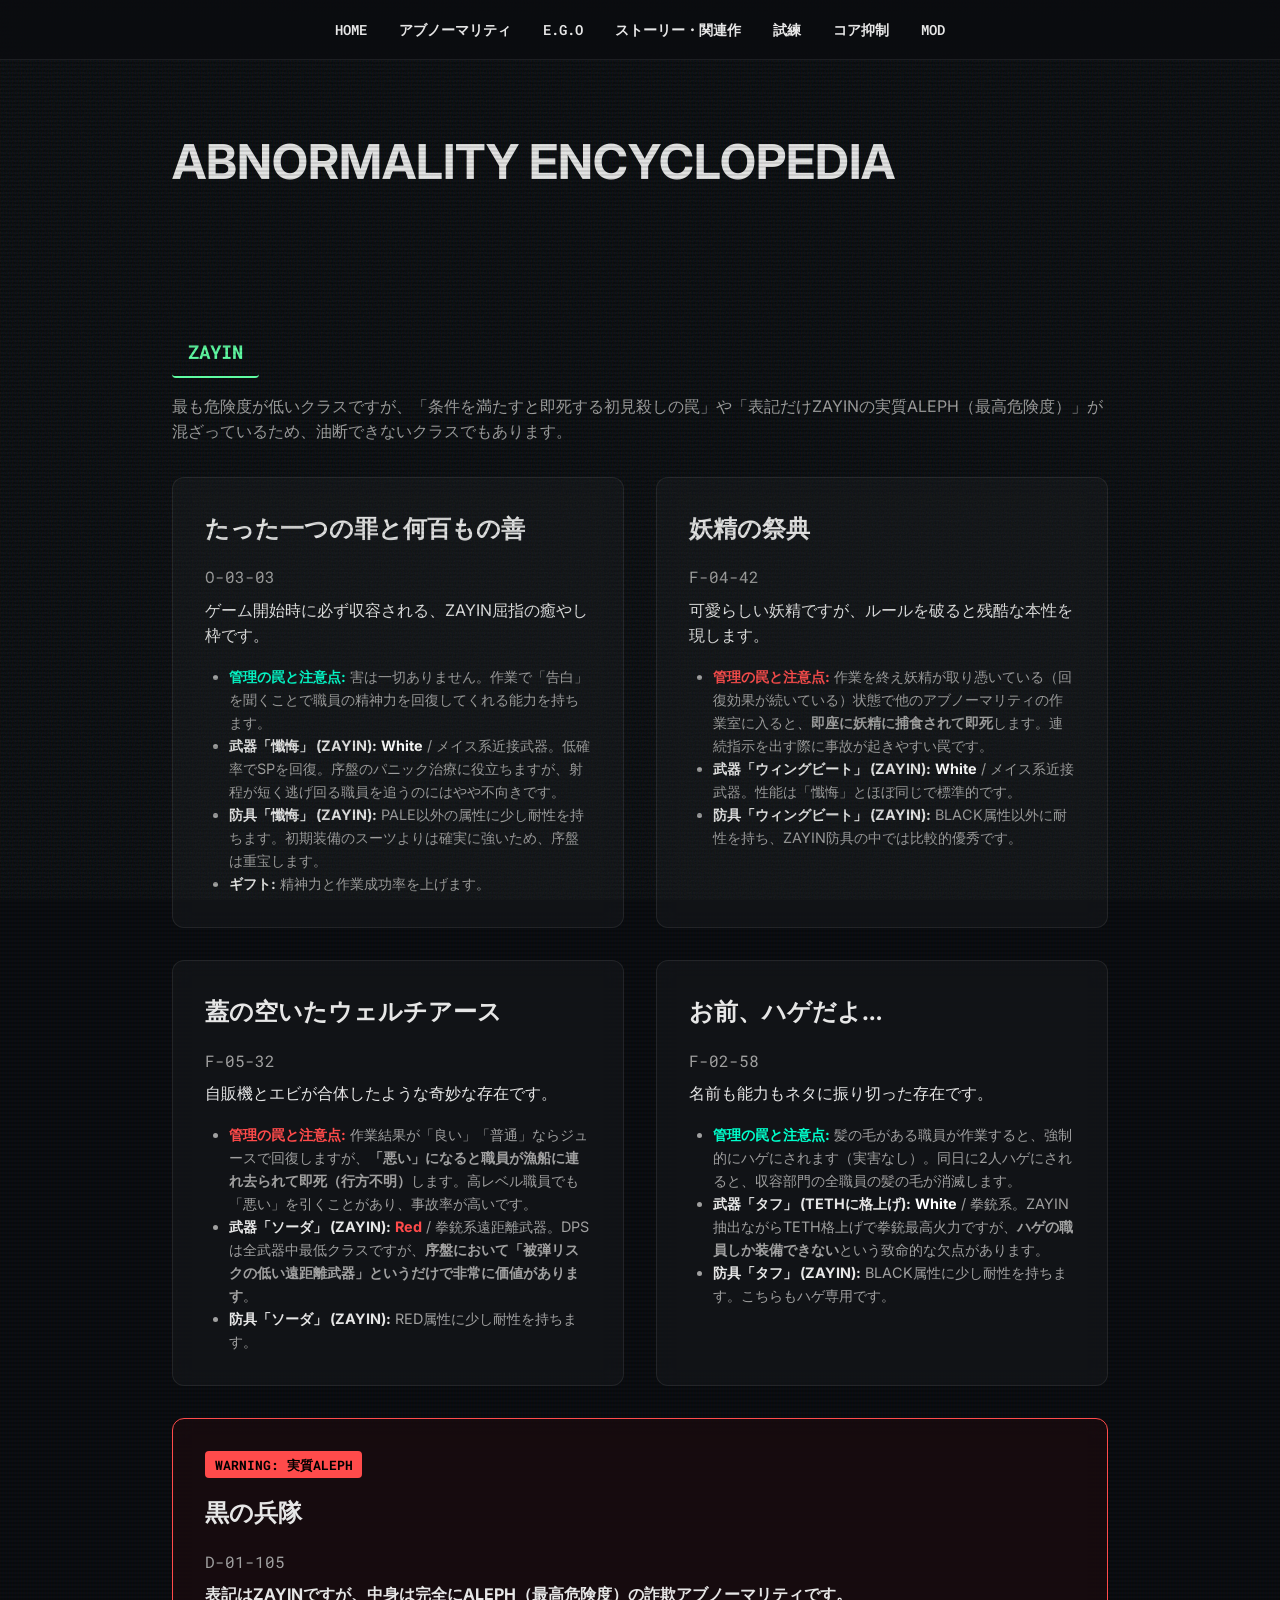
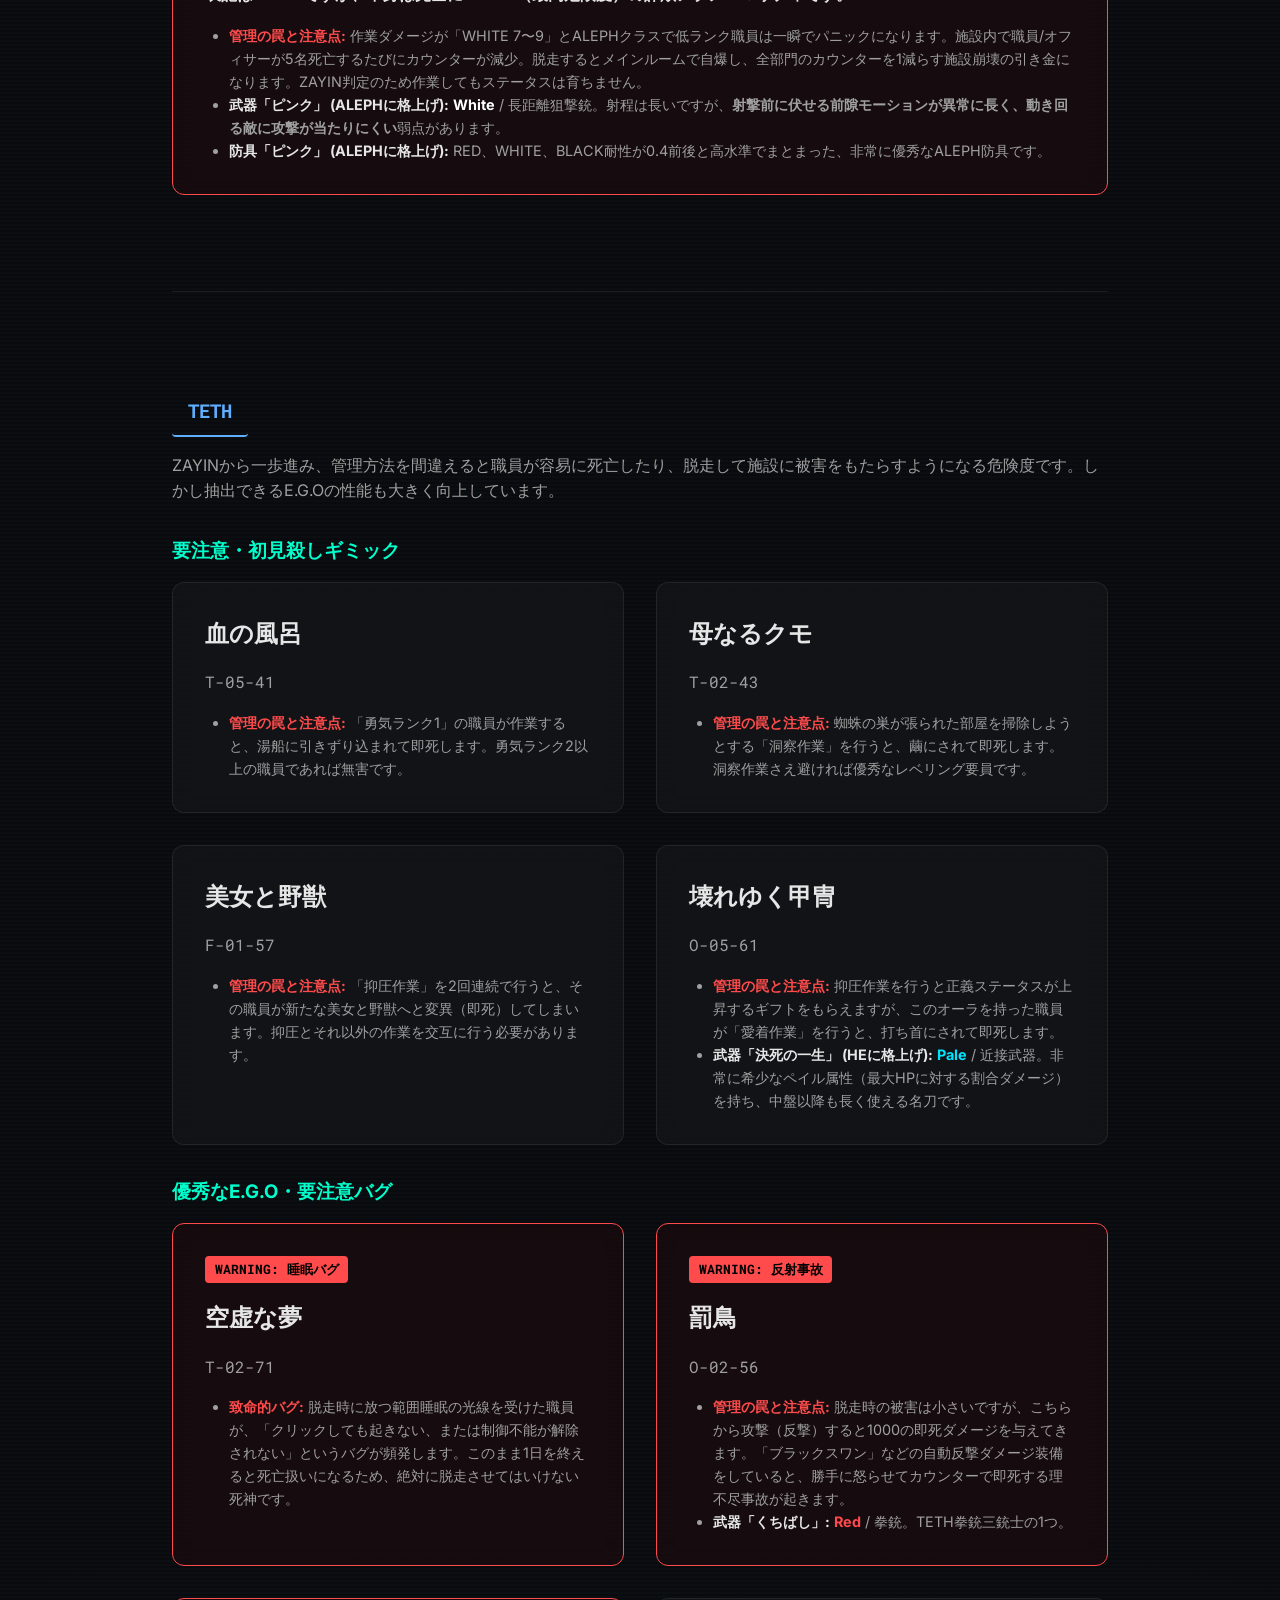
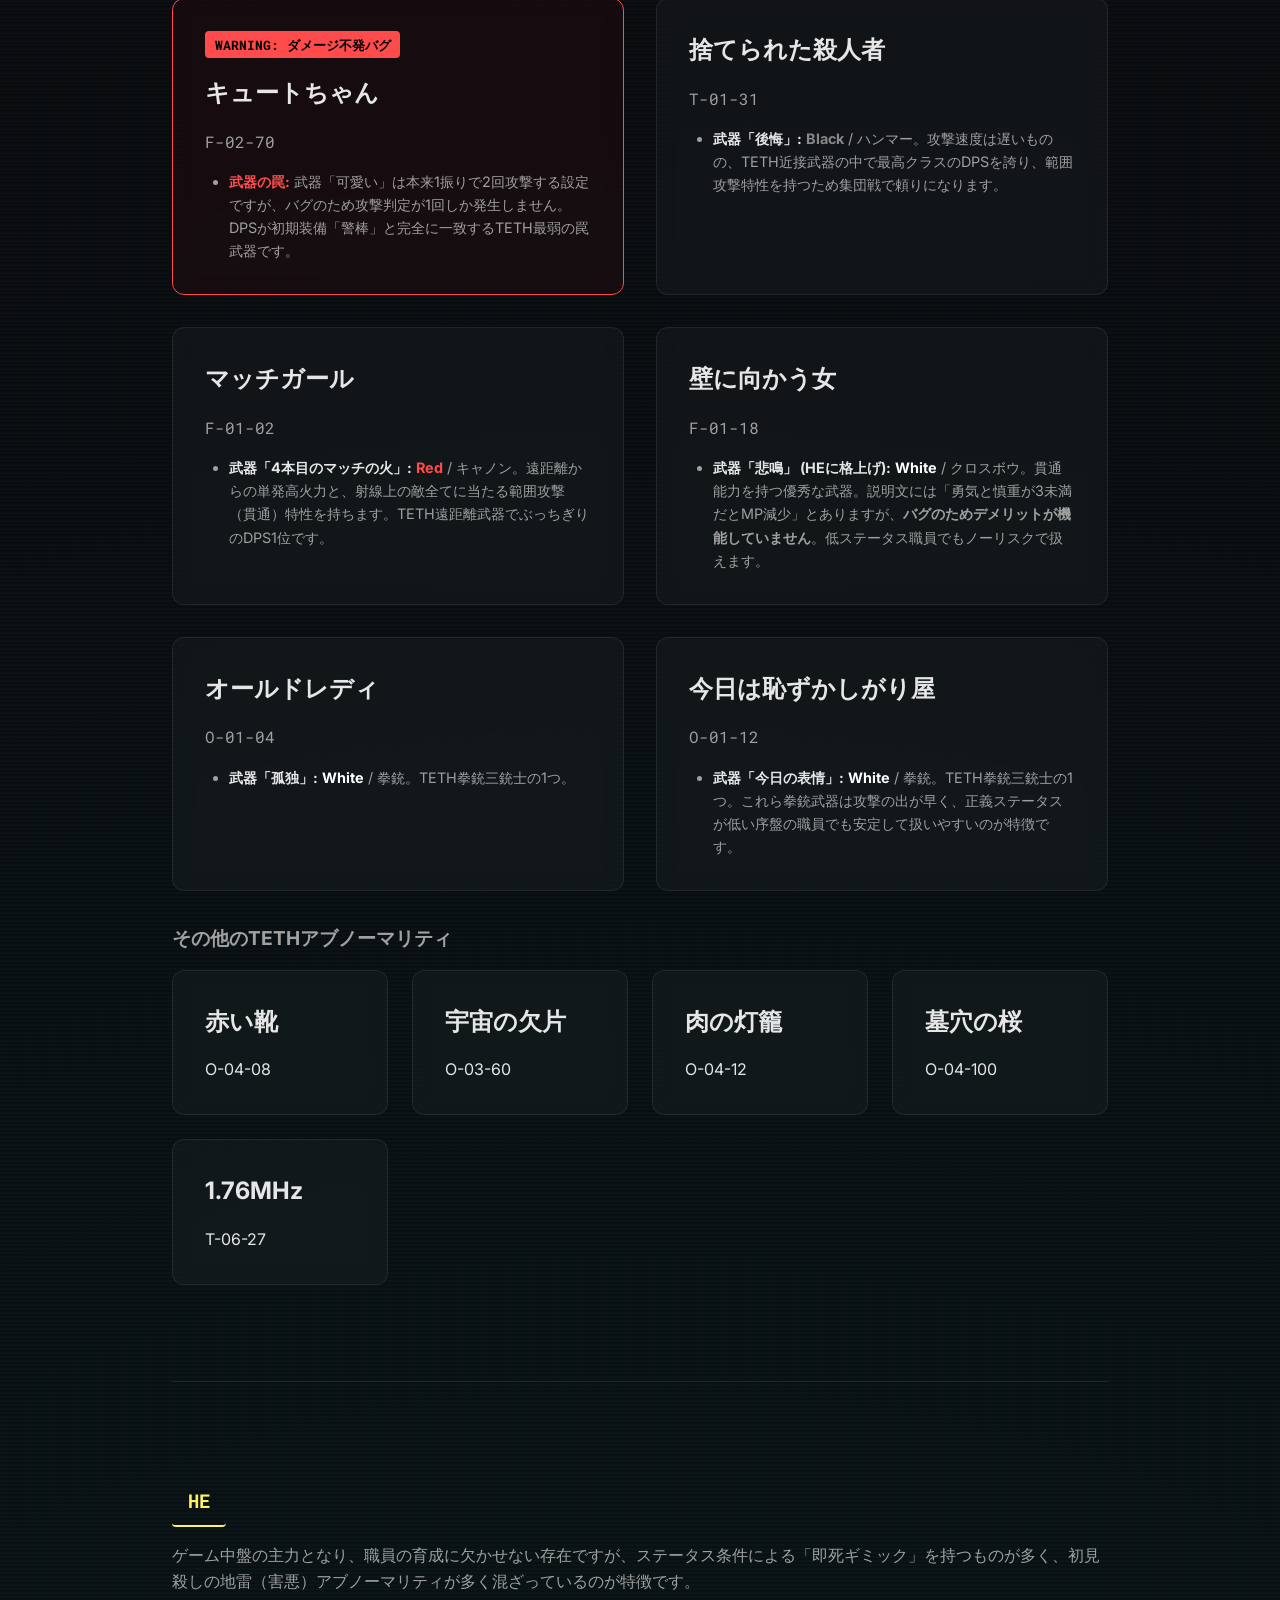
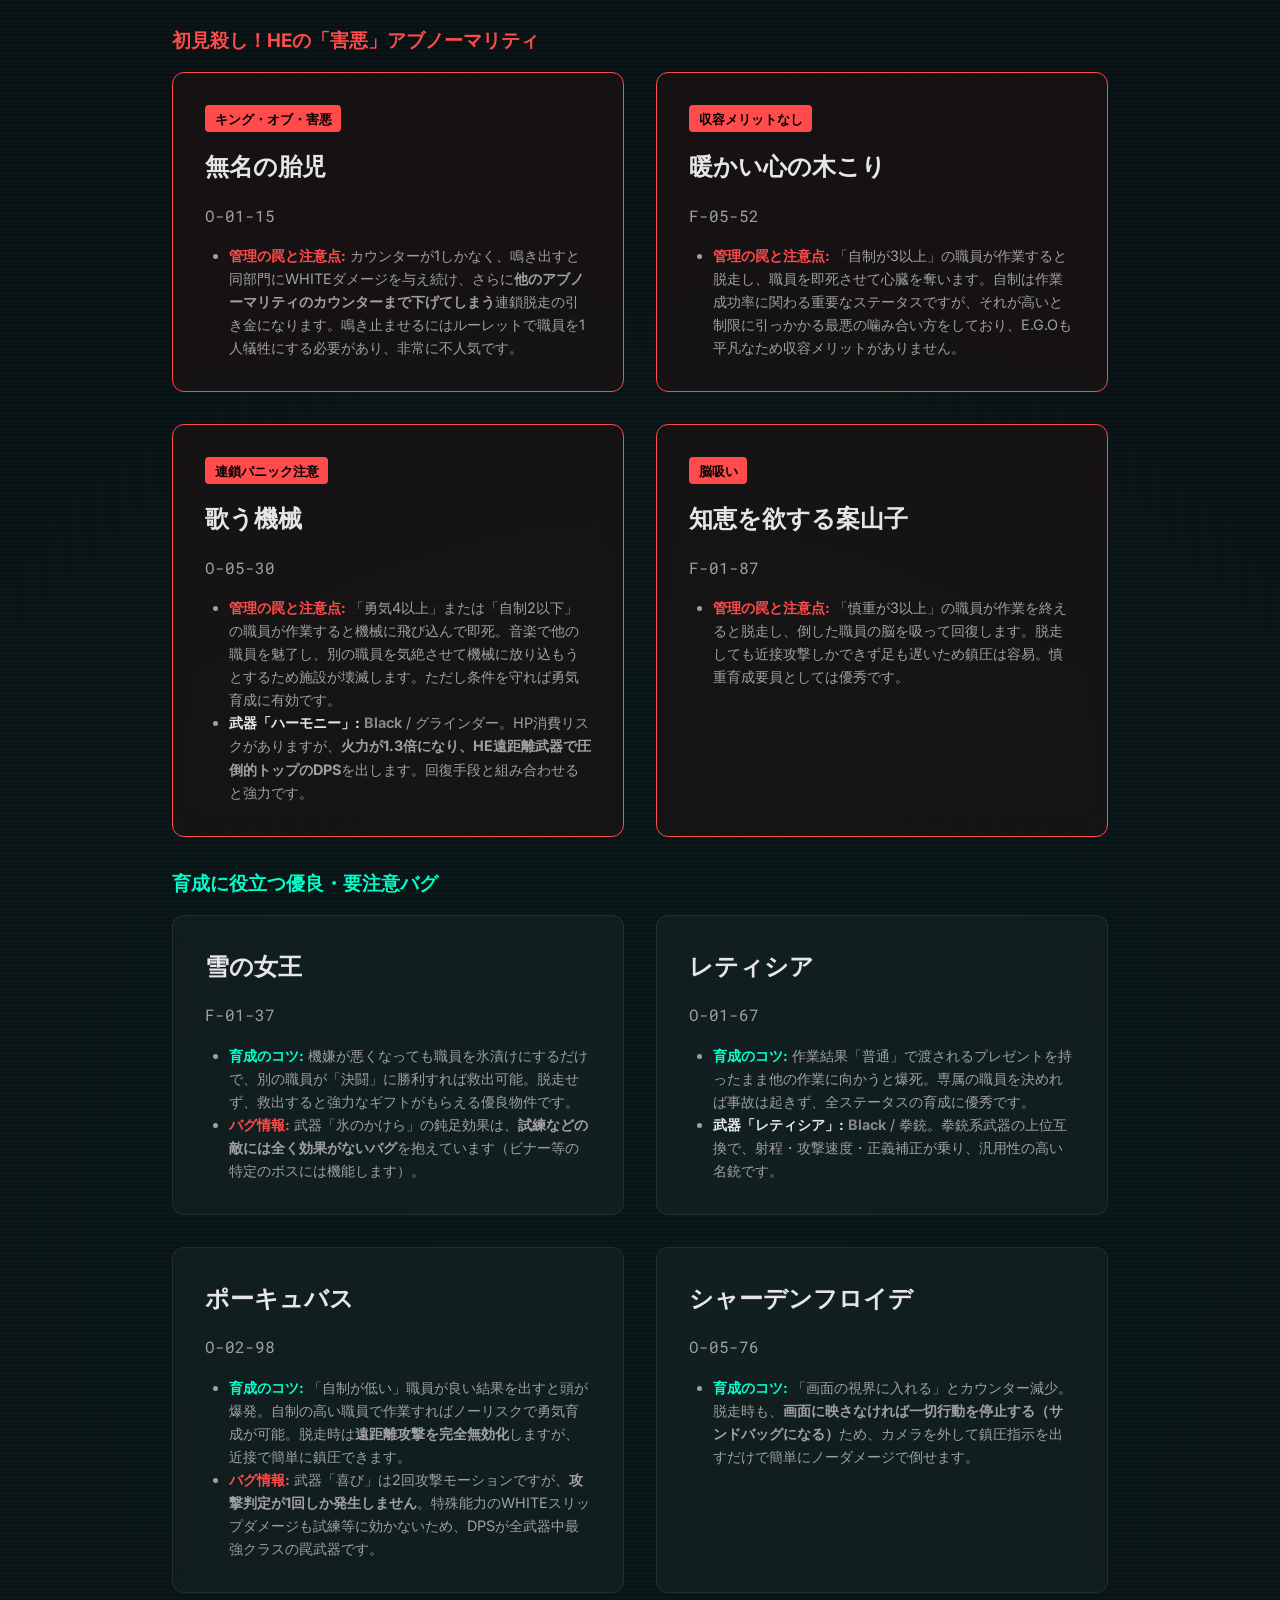
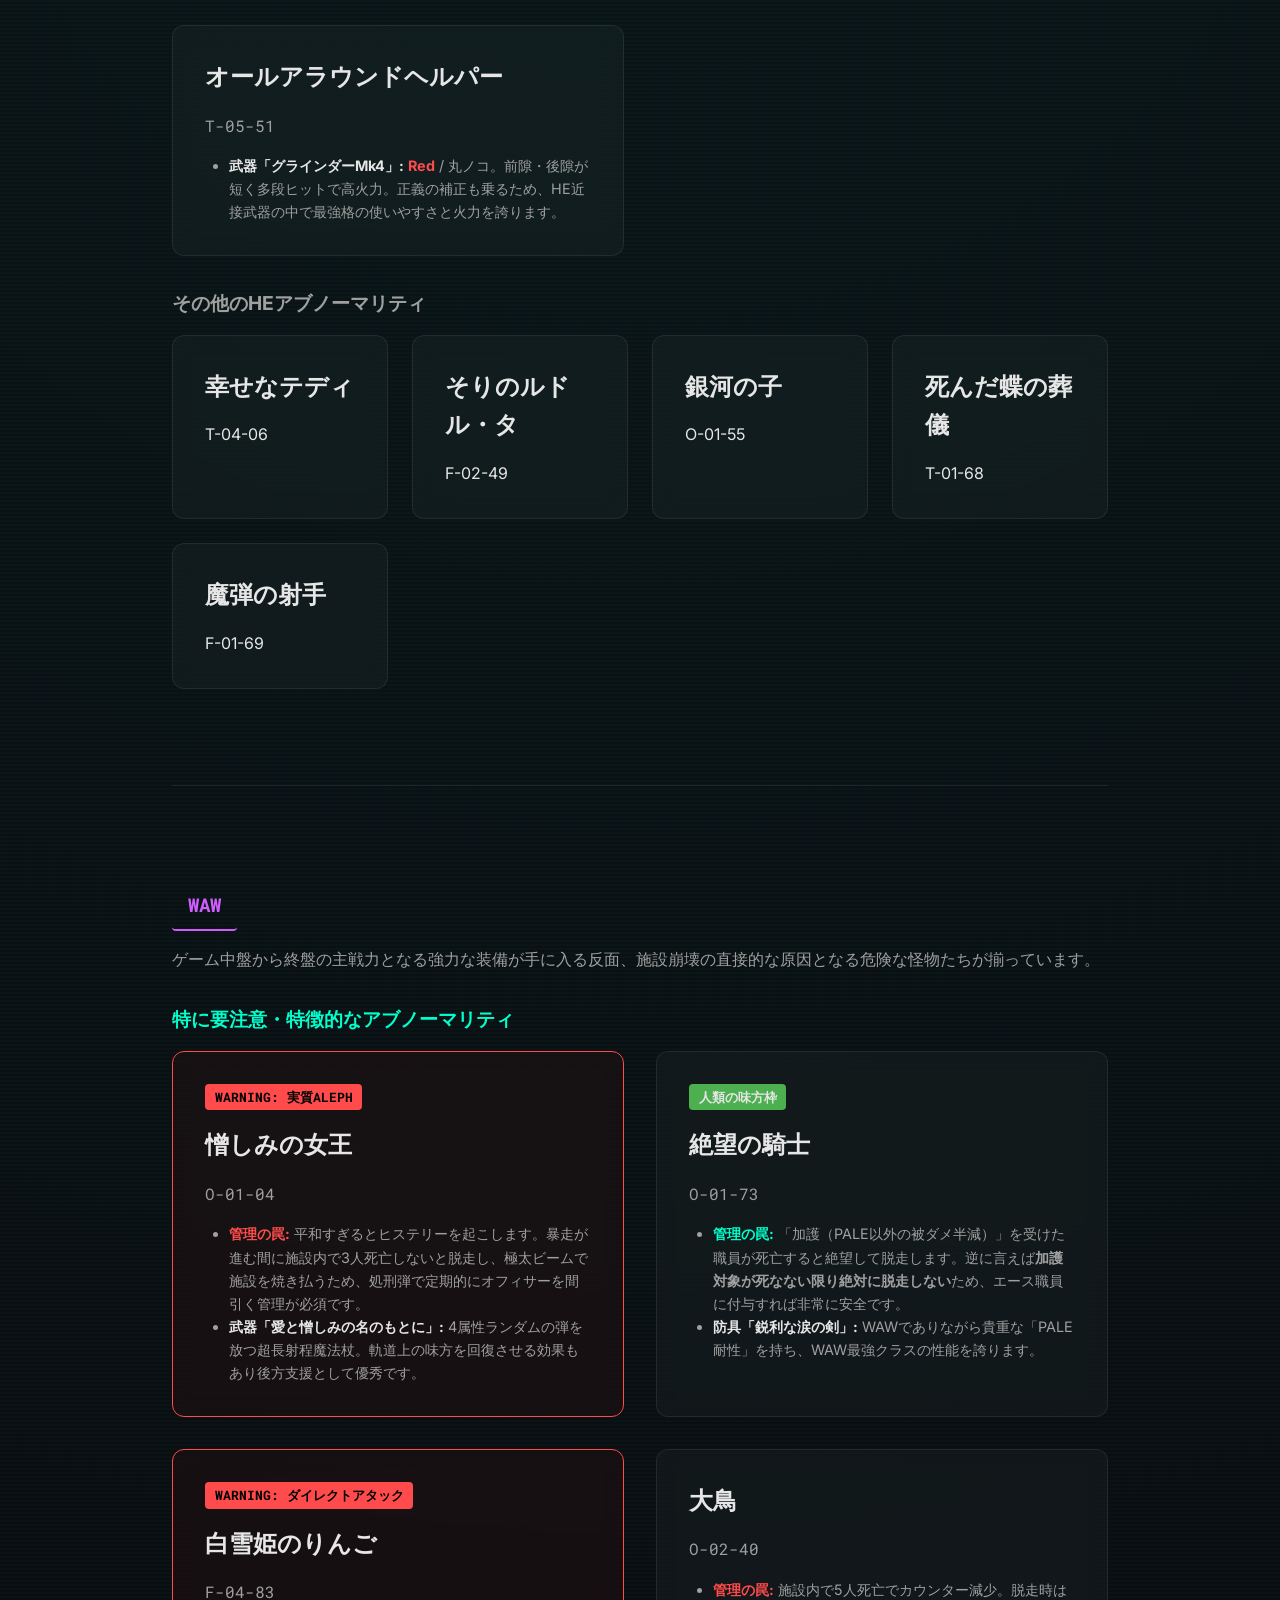
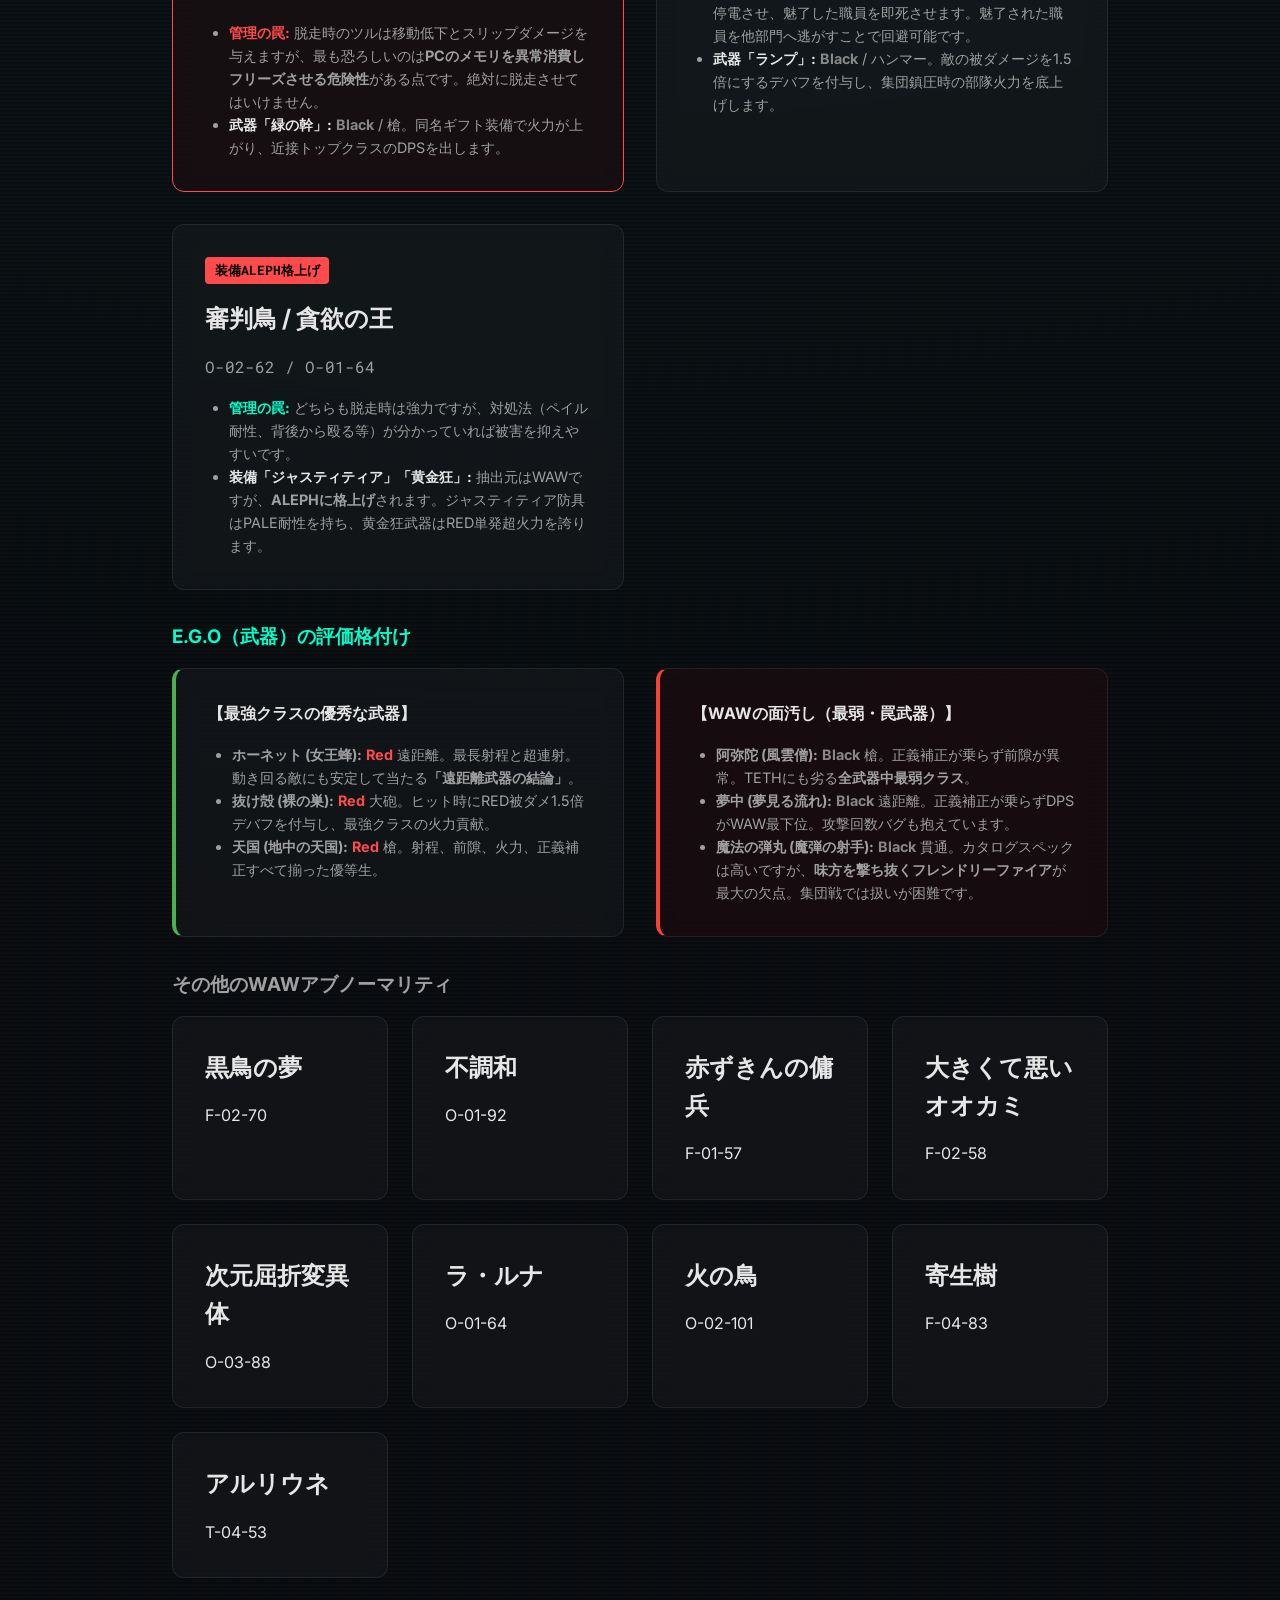
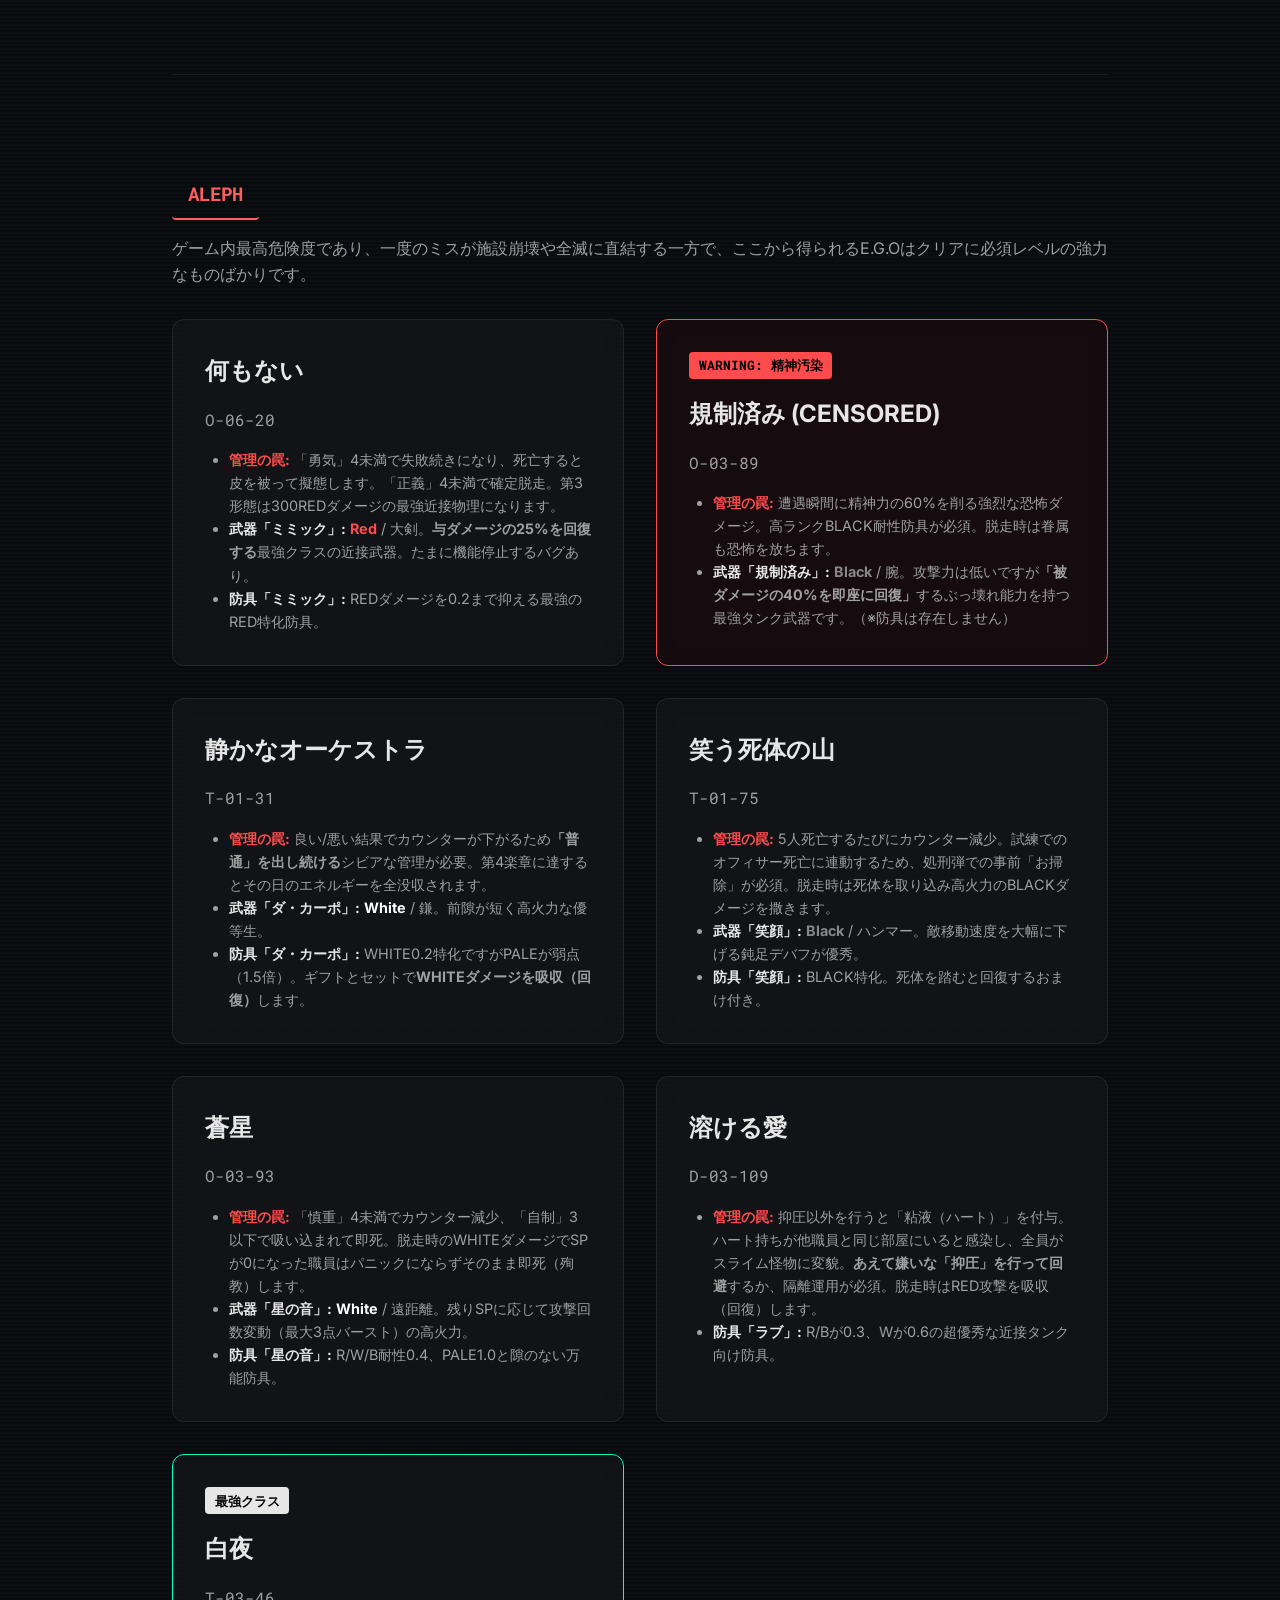
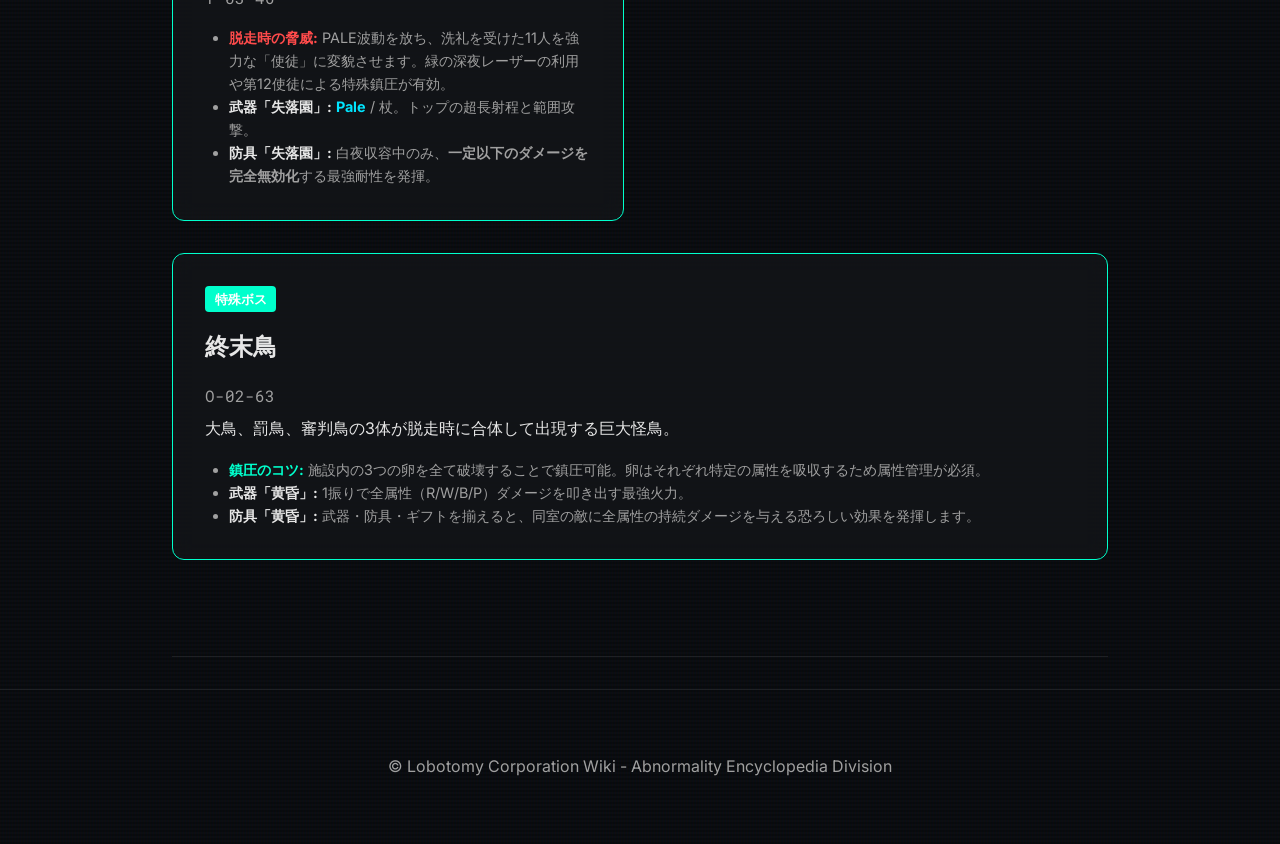
<file: abnormality_list.html>
<!DOCTYPE html>
<html lang="ja">
<head>
    <meta charset="UTF-8">
    <meta name="viewport" content="width=device-width, initial-scale=1.0">
    <title>アブノーマリティ図鑑 | Lobotomy Corporation Wiki</title>
    <link rel="stylesheet" href="index.css">
</head>
<body>
    <div class="scanline"></div>
    <div class="noise"></div>

    <nav class="main-nav">
        <div class="nav-container">
            <ul class="nav-list">
                <li class="nav-item"><a href="index.html">HOME</a></li>
                <li class="nav-item has-dropdown">
                    <a href="abnormality_list.html">アブノーマリティ</a>
                    <ul class="dropdown">
                        <li><a href="#zayin">ZAYIN</a></li>
                        <li><a href="#teth">TETH</a></li>
                        <li><a href="#he">HE</a></li>
                        <li><a href="#waw">WAW</a></li>
                        <li><a href="#aleph">ALEPH</a></li>
                        <li><a href="tool_list.html">ツール型 (Tool)</a></li>
                    </ul>
                </li>
                <li class="nav-item has-dropdown">
                    <a href="ego_list.html">E.G.O</a>
                    <ul class="dropdown">
                        <li class="has-submenu">
                            <a href="ego_list.html">武器 (Weapon)</a>
                            <ul class="submenu">
                                <li><a href="ego_list.html#zayin">ZAYIN</a></li>
                                <li><a href="ego_list.html#teth">TETH</a></li>
                                <li><a href="ego_list.html#he">HE</a></li>
                                <li><a href="ego_list.html#waw">WAW</a></li>
                                <li><a href="ego_list.html#aleph">ALEPH</a></li>
                            </ul>
                        </li>
                        <li class="has-submenu">
                            <a href="ego_list.html">防具 (Armor)</a>
                            <ul class="submenu">
                                <li><a href="ego_list.html#zayin">ZAYIN</a></li>
                                <li><a href="ego_list.html#teth">TETH</a></li>
                                <li><a href="ego_list.html#he">HE</a></li>
                                <li><a href="ego_list.html#waw">WAW</a></li>
                                <li><a href="ego_list.html#aleph">ALEPH</a></li>
                            </ul>
                        </li>
                        <li><a href="ego_list.html#gift">ギフト (Gift)</a></li>
                    </ul>
                </li>
                <li class="nav-item"><a href="story.html">ストーリー・関連作</a></li>
                <li class="nav-item"><a href="ordeals.html">試練</a></li>
                <li class="nav-item"><a href="suppression.html">コア抑制</a></li>
                <li class="nav-item"><a href="mods.html">MOD</a></li>
            </ul>
        </div>
    </nav>

    <main class="container" style="padding-top: 4rem;">
        <h1 class="reveal" style="font-size: 3rem; margin-bottom: 2rem;">ABNORMALITY ENCYCLOPEDIA</h1>
        
        <section id="zayin">
            <h2 class="risk-header zayin reveal">ZAYIN</h2>
            <p class="reveal" style="color: var(--text-secondary); margin-bottom: 2rem;">最も危険度が低いクラスですが、「条件を満たすと即死する初見殺しの罠」や「表記だけZAYINの実質ALEPH（最高危険度）」が混ざっているため、油断できないクラスでもあります。</p>
            <div class="grid-2">
                <div class="card reveal">
                    <h3>たった一つの罪と何百もの善</h3>
                    <p style="font-family: var(--font-mono); color: var(--text-secondary); margin-bottom: 0.5rem;">O-03-03</p>
                    <p>ゲーム開始時に必ず収容される、ZAYIN屈指の癒やし枠です。</p>
                    <ul style="margin-top: 1rem; padding-left: 1.5rem; font-size: 0.9rem; color: var(--text-secondary);">
                        <li><strong style="color: var(--accent-color);">管理の罠と注意点:</strong> 害は一切ありません。作業で「告白」を聞くことで職員の精神力を回復してくれる能力を持ちます。</li>
                        <li><strong style="color: var(--text-primary);">武器「懺悔」 (ZAYIN):</strong> <span class="attr-text-white">White</span> / メイス系近接武器。低確率でSPを回復。序盤のパニック治療に役立ちますが、射程が短く逃げ回る職員を追うのにはやや不向きです。</li>
                        <li><strong style="color: var(--text-primary);">防具「懺悔」 (ZAYIN):</strong> PALE以外の属性に少し耐性を持ちます。初期装備のスーツよりは確実に強いため、序盤は重宝します。</li>
                        <li><strong style="color: var(--text-primary);">ギフト:</strong> 精神力と作業成功率を上げます。</li>
                    </ul>
                </div>
                <div class="card reveal">
                    <h3>妖精の祭典</h3>
                    <p style="font-family: var(--font-mono); color: var(--text-secondary); margin-bottom: 0.5rem;">F-04-42</p>
                    <p>可愛らしい妖精ですが、ルールを破ると残酷な本性を現します。</p>
                    <ul style="margin-top: 1rem; padding-left: 1.5rem; font-size: 0.9rem; color: var(--text-secondary);">
                        <li><strong style="color: var(--color-red);">管理の罠と注意点:</strong> 作業を終え妖精が取り憑いている（回復効果が続いている）状態で他のアブノーマリティの作業室に入ると、<strong>即座に妖精に捕食されて即死</strong>します。連続指示を出す際に事故が起きやすい罠です。</li>
                        <li><strong style="color: var(--text-primary);">武器「ウィングビート」 (ZAYIN):</strong> <span class="attr-text-white">White</span> / メイス系近接武器。性能は「懺悔」とほぼ同じで標準的です。</li>
                        <li><strong style="color: var(--text-primary);">防具「ウィングビート」 (ZAYIN):</strong> BLACK属性以外に耐性を持ち、ZAYIN防具の中では比較的優秀です。</li>
                    </ul>
                </div>
                <div class="card reveal">
                    <h3>蓋の空いたウェルチアース</h3>
                    <p style="font-family: var(--font-mono); color: var(--text-secondary); margin-bottom: 0.5rem;">F-05-32</p>
                    <p>自販機とエビが合体したような奇妙な存在です。</p>
                    <ul style="margin-top: 1rem; padding-left: 1.5rem; font-size: 0.9rem; color: var(--text-secondary);">
                        <li><strong style="color: var(--color-red);">管理の罠と注意点:</strong> 作業結果が「良い」「普通」ならジュースで回復しますが、<strong>「悪い」になると職員が漁船に連れ去られて即死（行方不明）</strong>します。高レベル職員でも「悪い」を引くことがあり、事故率が高いです。</li>
                        <li><strong style="color: var(--text-primary);">武器「ソーダ」 (ZAYIN):</strong> <span class="attr-text-red">Red</span> / 拳銃系遠距離武器。DPSは全武器中最低クラスですが、<strong>序盤において「被弾リスクの低い遠距離武器」というだけで非常に価値があります</strong>。</li>
                        <li><strong style="color: var(--text-primary);">防具「ソーダ」 (ZAYIN):</strong> RED属性に少し耐性を持ちます。</li>
                    </ul>
                </div>
                <div class="card reveal">
                    <h3>お前、ハゲだよ…</h3>
                    <p style="font-family: var(--font-mono); color: var(--text-secondary); margin-bottom: 0.5rem;">F-02-58</p>
                    <p>名前も能力もネタに振り切った存在です。</p>
                    <ul style="margin-top: 1rem; padding-left: 1.5rem; font-size: 0.9rem; color: var(--text-secondary);">
                        <li><strong style="color: var(--accent-color);">管理の罠と注意点:</strong> 髪の毛がある職員が作業すると、強制的にハゲにされます（実害なし）。同日に2人ハゲにされると、収容部門の全職員の髪の毛が消滅します。</li>
                        <li><strong style="color: var(--text-primary);">武器「タフ」 (TETHに格上げ):</strong> <span class="attr-text-white">White</span> / 拳銃系。ZAYIN抽出ながらTETH格上げで拳銃最高火力ですが、<strong>ハゲの職員しか装備できない</strong>という致命的な欠点があります。</li>
                        <li><strong style="color: var(--text-primary);">防具「タフ」 (ZAYIN):</strong> BLACK属性に少し耐性を持ちます。こちらもハゲ専用です。</li>
                    </ul>
                </div>
                <div class="card reveal" style="border-color: var(--color-red); background: rgba(255, 0, 0, 0.05); grid-column: 1 / -1;">
                    <span class="attr-tag tag-red">WARNING: 実質ALEPH</span>
                    <h3>黒の兵隊</h3>
                    <p style="font-family: var(--font-mono); color: var(--text-secondary); margin-bottom: 0.5rem;">D-01-105</p>
                    <p><strong>表記はZAYINですが、中身は完全にALEPH（最高危険度）の詐欺アブノーマリティです。</strong></p>
                    <ul style="margin-top: 1rem; padding-left: 1.5rem; font-size: 0.9rem; color: var(--text-secondary);">
                        <li><strong style="color: var(--color-red);">管理の罠と注意点:</strong> 作業ダメージが「WHITE 7〜9」とALEPHクラスで低ランク職員は一瞬でパニックになります。施設内で職員/オフィサーが5名死亡するたびにカウンターが減少。脱走するとメインルームで自爆し、全部門のカウンターを1減らす施設崩壊の引き金になります。ZAYIN判定のため作業してもステータスは育ちません。</li>
                        <li><strong style="color: var(--text-primary);">武器「ピンク」 (ALEPHに格上げ):</strong> <span class="attr-text-white">White</span> / 長距離狙撃銃。射程は長いですが、<strong>射撃前に伏せる前隙モーションが異常に長く、動き回る敵に攻撃が当たりにくい</strong>弱点があります。</li>
                        <li><strong style="color: var(--text-primary);">防具「ピンク」 (ALEPHに格上げ):</strong> RED、WHITE、BLACK耐性が0.4前後と高水準でまとまった、非常に優秀なALEPH防具です。</li>
                    </ul>
                </div>
            </div>
        </section>

        <section id="teth">
            <h2 class="risk-header teth reveal">TETH</h2>
            <p class="reveal" style="color: var(--text-secondary); margin-bottom: 2rem;">ZAYINから一歩進み、管理方法を間違えると職員が容易に死亡したり、脱走して施設に被害をもたらすようになる危険度です。しかし抽出できるE.G.Oの性能も大きく向上しています。</p>
            
            <h3 class="reveal" style="margin-bottom: 1rem; color: var(--accent-color);">要注意・初見殺しギミック</h3>
            <div class="grid-2" style="margin-bottom: 2rem;">
                <div class="card reveal">
                    <h3>血の風呂</h3><p style="font-family: var(--font-mono); color: var(--text-secondary); margin-bottom: 0.5rem;">T-05-41</p>
                    <ul style="margin-top: 1rem; padding-left: 1.5rem; font-size: 0.9rem; color: var(--text-secondary);">
                        <li><strong style="color: var(--color-red);">管理の罠と注意点:</strong> 「勇気ランク1」の職員が作業すると、湯船に引きずり込まれて即死します。勇気ランク2以上の職員であれば無害です。</li>
                    </ul>
                </div>
                <div class="card reveal">
                    <h3>母なるクモ</h3><p style="font-family: var(--font-mono); color: var(--text-secondary); margin-bottom: 0.5rem;">T-02-43</p>
                    <ul style="margin-top: 1rem; padding-left: 1.5rem; font-size: 0.9rem; color: var(--text-secondary);">
                        <li><strong style="color: var(--color-red);">管理の罠と注意点:</strong> 蜘蛛の巣が張られた部屋を掃除しようとする「洞察作業」を行うと、繭にされて即死します。洞察作業さえ避ければ優秀なレベリング要員です。</li>
                    </ul>
                </div>
                <div class="card reveal">
                    <h3>美女と野獣</h3><p style="font-family: var(--font-mono); color: var(--text-secondary); margin-bottom: 0.5rem;">F-01-57</p>
                    <ul style="margin-top: 1rem; padding-left: 1.5rem; font-size: 0.9rem; color: var(--text-secondary);">
                        <li><strong style="color: var(--color-red);">管理の罠と注意点:</strong> 「抑圧作業」を2回連続で行うと、その職員が新たな美女と野獣へと変異（即死）してしまいます。抑圧とそれ以外の作業を交互に行う必要があります。</li>
                    </ul>
                </div>
                <div class="card reveal">
                    <h3>壊れゆく甲冑</h3><p style="font-family: var(--font-mono); color: var(--text-secondary); margin-bottom: 0.5rem;">O-05-61</p>
                    <ul style="margin-top: 1rem; padding-left: 1.5rem; font-size: 0.9rem; color: var(--text-secondary);">
                        <li><strong style="color: var(--color-red);">管理の罠と注意点:</strong> 抑圧作業を行うと正義ステータスが上昇するギフトをもらえますが、このオーラを持った職員が「愛着作業」を行うと、打ち首にされて即死します。</li>
                        <li><strong style="color: var(--text-primary);">武器「決死の一生」 (HEに格上げ):</strong> <span class="attr-text-pale">Pale</span> / 近接武器。非常に希少なペイル属性（最大HPに対する割合ダメージ）を持ち、中盤以降も長く使える名刀です。</li>
                    </ul>
                </div>
            </div>

            <h3 class="reveal" style="margin-bottom: 1rem; color: var(--accent-color);">優秀なE.G.O・要注意バグ</h3>
            <div class="grid-2" style="margin-bottom: 2rem;">
                <div class="card reveal" style="border-color: var(--color-red); background: rgba(255, 0, 0, 0.05);">
                    <span class="attr-tag tag-red">WARNING: 睡眠バグ</span>
                    <h3>空虚な夢</h3><p style="font-family: var(--font-mono); color: var(--text-secondary); margin-bottom: 0.5rem;">T-02-71</p>
                    <ul style="margin-top: 1rem; padding-left: 1.5rem; font-size: 0.9rem; color: var(--text-secondary);">
                        <li><strong style="color: var(--color-red);">致命的バグ:</strong> 脱走時に放つ範囲睡眠の光線を受けた職員が、「クリックしても起きない、または制御不能が解除されない」というバグが頻発します。このまま1日を終えると死亡扱いになるため、絶対に脱走させてはいけない死神です。</li>
                    </ul>
                </div>
                <div class="card reveal" style="border-color: var(--color-red); background: rgba(255, 0, 0, 0.05);">
                    <span class="attr-tag tag-red">WARNING: 反射事故</span>
                    <h3>罰鳥</h3><p style="font-family: var(--font-mono); color: var(--text-secondary); margin-bottom: 0.5rem;">O-02-56</p>
                    <ul style="margin-top: 1rem; padding-left: 1.5rem; font-size: 0.9rem; color: var(--text-secondary);">
                        <li><strong style="color: var(--color-red);">管理の罠と注意点:</strong> 脱走時の被害は小さいですが、こちらから攻撃（反撃）すると1000の即死ダメージを与えてきます。「ブラックスワン」などの自動反撃ダメージ装備をしていると、勝手に怒らせてカウンターで即死する理不尽事故が起きます。</li>
                        <li><strong style="color: var(--text-primary);">武器「くちばし」:</strong> <span class="attr-text-red">Red</span> / 拳銃。TETH拳銃三銃士の1つ。</li>
                    </ul>
                </div>
                <div class="card reveal" style="border-color: var(--color-red); background: rgba(255, 0, 0, 0.05);">
                    <span class="attr-tag tag-red">WARNING: ダメージ不発バグ</span>
                    <h3>キュートちゃん</h3><p style="font-family: var(--font-mono); color: var(--text-secondary); margin-bottom: 0.5rem;">F-02-70</p>
                    <ul style="margin-top: 1rem; padding-left: 1.5rem; font-size: 0.9rem; color: var(--text-secondary);">
                        <li><strong style="color: var(--color-red);">武器の罠:</strong> 武器「可愛い」は本来1振りで2回攻撃する設定ですが、バグのため攻撃判定が1回しか発生しません。DPSが初期装備「警棒」と完全に一致するTETH最弱の罠武器です。</li>
                    </ul>
                </div>
                <div class="card reveal">
                    <h3>捨てられた殺人者</h3><p style="font-family: var(--font-mono); color: var(--text-secondary); margin-bottom: 0.5rem;">T-01-31</p>
                    <ul style="margin-top: 1rem; padding-left: 1.5rem; font-size: 0.9rem; color: var(--text-secondary);">
                        <li><strong style="color: var(--text-primary);">武器「後悔」:</strong> <span class="attr-text-black">Black</span> / ハンマー。攻撃速度は遅いものの、TETH近接武器の中で最高クラスのDPSを誇り、範囲攻撃特性を持つため集団戦で頼りになります。</li>
                    </ul>
                </div>
                <div class="card reveal">
                    <h3>マッチガール</h3><p style="font-family: var(--font-mono); color: var(--text-secondary); margin-bottom: 0.5rem;">F-01-02</p>
                    <ul style="margin-top: 1rem; padding-left: 1.5rem; font-size: 0.9rem; color: var(--text-secondary);">
                        <li><strong style="color: var(--text-primary);">武器「4本目のマッチの火」:</strong> <span class="attr-text-red">Red</span> / キャノン。遠距離からの単発高火力と、射線上の敵全てに当たる範囲攻撃（貫通）特性を持ちます。TETH遠距離武器でぶっちぎりのDPS1位です。</li>
                    </ul>
                </div>
                <div class="card reveal">
                    <h3>壁に向かう女</h3><p style="font-family: var(--font-mono); color: var(--text-secondary); margin-bottom: 0.5rem;">F-01-18</p>
                    <ul style="margin-top: 1rem; padding-left: 1.5rem; font-size: 0.9rem; color: var(--text-secondary);">
                        <li><strong style="color: var(--text-primary);">武器「悲鳴」 (HEに格上げ):</strong> <span class="attr-text-white">White</span> / クロスボウ。貫通能力を持つ優秀な武器。説明文には「勇気と慎重が3未満だとMP減少」とありますが、<strong>バグのためデメリットが機能していません</strong>。低ステータス職員でもノーリスクで扱えます。</li>
                    </ul>
                </div>
                <div class="card reveal">
                    <h3>オールドレディ</h3><p style="font-family: var(--font-mono); color: var(--text-secondary); margin-bottom: 0.5rem;">O-01-04</p>
                    <ul style="margin-top: 1rem; padding-left: 1.5rem; font-size: 0.9rem; color: var(--text-secondary);">
                        <li><strong style="color: var(--text-primary);">武器「孤独」:</strong> <span class="attr-text-white">White</span> / 拳銃。TETH拳銃三銃士の1つ。</li>
                    </ul>
                </div>
                <div class="card reveal">
                    <h3>今日は恥ずかしがり屋</h3><p style="font-family: var(--font-mono); color: var(--text-secondary); margin-bottom: 0.5rem;">O-01-12</p>
                    <ul style="margin-top: 1rem; padding-left: 1.5rem; font-size: 0.9rem; color: var(--text-secondary);">
                        <li><strong style="color: var(--text-primary);">武器「今日の表情」:</strong> <span class="attr-text-white">White</span> / 拳銃。TETH拳銃三銃士の1つ。これら拳銃武器は攻撃の出が早く、正義ステータスが低い序盤の職員でも安定して扱いやすいのが特徴です。</li>
                    </ul>
                </div>
            </div>

            <h3 class="reveal" style="margin-bottom: 1rem; color: var(--text-secondary); font-size: 1.2rem;">その他のTETHアブノーマリティ</h3>
            <div class="grid-4">
                <div class="card reveal"><h3>赤い靴</h3><p>O-04-08</p></div>
                <div class="card reveal"><h3>宇宙の欠片</h3><p>O-03-60</p></div>
                <div class="card reveal"><h3>肉の灯籠</h3><p>O-04-12</p></div>
                <div class="card reveal"><h3>墓穴の桜</h3><p>O-04-100</p></div>
                <div class="card reveal"><h3>1.76MHz</h3><p>T-06-27</p></div>
            </div>
        </section>

        <section id="he">
            <h2 class="risk-header he reveal">HE</h2>
            <p class="reveal" style="color: var(--text-secondary); margin-bottom: 2rem;">ゲーム中盤の主力となり、職員の育成に欠かせない存在ですが、ステータス条件による「即死ギミック」を持つものが多く、初見殺しの地雷（害悪）アブノーマリティが多く混ざっているのが特徴です。</p>

            <h3 class="reveal" style="margin-bottom: 1rem; color: var(--color-red);">初見殺し！HEの「害悪」アブノーマリティ</h3>
            <div class="grid-2" style="margin-bottom: 2rem;">
                <div class="card reveal" style="border-color: var(--color-red); background: rgba(255, 0, 0, 0.05);">
                    <span class="attr-tag tag-red">キング・オブ・害悪</span>
                    <h3>無名の胎児</h3><p style="font-family: var(--font-mono); color: var(--text-secondary); margin-bottom: 0.5rem;">O-01-15</p>
                    <ul style="margin-top: 1rem; padding-left: 1.5rem; font-size: 0.9rem; color: var(--text-secondary);">
                        <li><strong style="color: var(--color-red);">管理の罠と注意点:</strong> カウンターが1しかなく、鳴き出すと同部門にWHITEダメージを与え続け、さらに<strong>他のアブノーマリティのカウンターまで下げてしまう</strong>連鎖脱走の引き金になります。鳴き止ませるにはルーレットで職員を1人犠牲にする必要があり、非常に不人気です。</li>
                    </ul>
                </div>
                <div class="card reveal" style="border-color: var(--color-red); background: rgba(255, 0, 0, 0.05);">
                    <span class="attr-tag tag-red">収容メリットなし</span>
                    <h3>暖かい心の木こり</h3><p style="font-family: var(--font-mono); color: var(--text-secondary); margin-bottom: 0.5rem;">F-05-52</p>
                    <ul style="margin-top: 1rem; padding-left: 1.5rem; font-size: 0.9rem; color: var(--text-secondary);">
                        <li><strong style="color: var(--color-red);">管理の罠と注意点:</strong> 「自制が3以上」の職員が作業すると脱走し、職員を即死させて心臓を奪います。自制は作業成功率に関わる重要なステータスですが、それが高いと制限に引っかかる最悪の噛み合い方をしており、E.G.Oも平凡なため収容メリットがありません。</li>
                    </ul>
                </div>
                <div class="card reveal" style="border-color: var(--color-red); background: rgba(255, 0, 0, 0.05);">
                    <span class="attr-tag tag-red">連鎖パニック注意</span>
                    <h3>歌う機械</h3><p style="font-family: var(--font-mono); color: var(--text-secondary); margin-bottom: 0.5rem;">O-05-30</p>
                    <ul style="margin-top: 1rem; padding-left: 1.5rem; font-size: 0.9rem; color: var(--text-secondary);">
                        <li><strong style="color: var(--color-red);">管理の罠と注意点:</strong> 「勇気4以上」または「自制2以下」の職員が作業すると機械に飛び込んで即死。音楽で他の職員を魅了し、別の職員を気絶させて機械に放り込もうとするため施設が壊滅します。ただし条件を守れば勇気育成に有効です。</li>
                        <li><strong style="color: var(--text-primary);">武器「ハーモニー」:</strong> <span class="attr-text-black">Black</span> / グラインダー。HP消費リスクがありますが、<strong>火力が1.3倍になり、HE遠距離武器で圧倒的トップのDPS</strong>を出します。回復手段と組み合わせると強力です。</li>
                    </ul>
                </div>
                <div class="card reveal" style="border-color: var(--color-red); background: rgba(255, 0, 0, 0.05);">
                    <span class="attr-tag tag-red">脳吸い</span>
                    <h3>知恵を欲する案山子</h3><p style="font-family: var(--font-mono); color: var(--text-secondary); margin-bottom: 0.5rem;">F-01-87</p>
                    <ul style="margin-top: 1rem; padding-left: 1.5rem; font-size: 0.9rem; color: var(--text-secondary);">
                        <li><strong style="color: var(--color-red);">管理の罠と注意点:</strong> 「慎重が3以上」の職員が作業を終えると脱走し、倒した職員の脳を吸って回復します。脱走しても近接攻撃しかできず足も遅いため鎮圧は容易。慎重育成要員としては優秀です。</li>
                    </ul>
                </div>
            </div>

            <h3 class="reveal" style="margin-bottom: 1rem; color: var(--accent-color);">育成に役立つ優良・要注意バグ</h3>
            <div class="grid-2" style="margin-bottom: 2rem;">
                <div class="card reveal">
                    <h3>雪の女王</h3><p style="font-family: var(--font-mono); color: var(--text-secondary); margin-bottom: 0.5rem;">F-01-37</p>
                    <ul style="margin-top: 1rem; padding-left: 1.5rem; font-size: 0.9rem; color: var(--text-secondary);">
                        <li><strong style="color: var(--accent-color);">育成のコツ:</strong> 機嫌が悪くなっても職員を氷漬けにするだけで、別の職員が「決闘」に勝利すれば救出可能。脱走せず、救出すると強力なギフトがもらえる優良物件です。</li>
                        <li><strong style="color: var(--color-red);">バグ情報:</strong> 武器「氷のかけら」の鈍足効果は、<strong>試練などの敵には全く効果がないバグ</strong>を抱えています（ビナー等の特定のボスには機能します）。</li>
                    </ul>
                </div>
                <div class="card reveal">
                    <h3>レティシア</h3><p style="font-family: var(--font-mono); color: var(--text-secondary); margin-bottom: 0.5rem;">O-01-67</p>
                    <ul style="margin-top: 1rem; padding-left: 1.5rem; font-size: 0.9rem; color: var(--text-secondary);">
                        <li><strong style="color: var(--accent-color);">育成のコツ:</strong> 作業結果「普通」で渡されるプレゼントを持ったまま他の作業に向かうと爆死。専属の職員を決めれば事故は起きず、全ステータスの育成に優秀です。</li>
                        <li><strong style="color: var(--text-primary);">武器「レティシア」:</strong> <span class="attr-text-black">Black</span> / 拳銃。拳銃系武器の上位互換で、射程・攻撃速度・正義補正が乗り、汎用性の高い名銃です。</li>
                    </ul>
                </div>
                <div class="card reveal">
                    <h3>ポーキュバス</h3><p style="font-family: var(--font-mono); color: var(--text-secondary); margin-bottom: 0.5rem;">O-02-98</p>
                    <ul style="margin-top: 1rem; padding-left: 1.5rem; font-size: 0.9rem; color: var(--text-secondary);">
                        <li><strong style="color: var(--accent-color);">育成のコツ:</strong> 「自制が低い」職員が良い結果を出すと頭が爆発。自制の高い職員で作業すればノーリスクで勇気育成が可能。脱走時は<strong>遠距離攻撃を完全無効化</strong>しますが、近接で簡単に鎮圧できます。</li>
                        <li><strong style="color: var(--color-red);">バグ情報:</strong> 武器「喜び」は2回攻撃モーションですが、<strong>攻撃判定が1回しか発生しません</strong>。特殊能力のWHITEスリップダメージも試練等に効かないため、DPSが全武器中最強クラスの罠武器です。</li>
                    </ul>
                </div>
                <div class="card reveal">
                    <h3>シャーデンフロイデ</h3><p style="font-family: var(--font-mono); color: var(--text-secondary); margin-bottom: 0.5rem;">O-05-76</p>
                    <ul style="margin-top: 1rem; padding-left: 1.5rem; font-size: 0.9rem; color: var(--text-secondary);">
                        <li><strong style="color: var(--accent-color);">育成のコツ:</strong> 「画面の視界に入れる」とカウンター減少。脱走時も、<strong>画面に映さなければ一切行動を停止する（サンドバッグになる）</strong>ため、カメラを外して鎮圧指示を出すだけで簡単にノーダメージで倒せます。</li>
                    </ul>
                </div>
                <div class="card reveal">
                    <h3>オールアラウンドヘルパー</h3><p style="font-family: var(--font-mono); color: var(--text-secondary); margin-bottom: 0.5rem;">T-05-51</p>
                    <ul style="margin-top: 1rem; padding-left: 1.5rem; font-size: 0.9rem; color: var(--text-secondary);">
                        <li><strong style="color: var(--text-primary);">武器「グラインダーMk4」:</strong> <span class="attr-text-red">Red</span> / 丸ノコ。前隙・後隙が短く多段ヒットで高火力。正義の補正も乗るため、HE近接武器の中で最強格の使いやすさと火力を誇ります。</li>
                    </ul>
                </div>
            </div>

            <h3 class="reveal" style="margin-bottom: 1rem; color: var(--text-secondary); font-size: 1.2rem;">その他のHEアブノーマリティ</h3>
            <div class="grid-4">
                <div class="card reveal"><h3>幸せなテディ</h3><p>T-04-06</p></div>
                <div class="card reveal"><h3>そりのルドル・タ</h3><p>F-02-49</p></div>
                <div class="card reveal"><h3>銀河の子</h3><p>O-01-55</p></div>
                <div class="card reveal"><h3>死んだ蝶の葬儀</h3><p>T-01-68</p></div>
                <div class="card reveal"><h3>魔弾の射手</h3><p>F-01-69</p></div>
            </div>
        </section>

        <section id="waw">
            <h2 class="risk-header waw reveal">WAW</h2>
            <p class="reveal" style="color: var(--text-secondary); margin-bottom: 2rem;">ゲーム中盤から終盤の主戦力となる強力な装備が手に入る反面、施設崩壊の直接的な原因となる危険な怪物たちが揃っています。</p>

            <h3 class="reveal" style="margin-bottom: 1rem; color: var(--accent-color);">特に要注意・特徴的なアブノーマリティ</h3>
            <div class="grid-2" style="margin-bottom: 2rem;">
                <div class="card reveal" style="border-color: var(--color-red); background: rgba(255, 0, 0, 0.05);">
                    <span class="attr-tag tag-red">WARNING: 実質ALEPH</span>
                    <h3>憎しみの女王</h3><p style="font-family: var(--font-mono); color: var(--text-secondary); margin-bottom: 0.5rem;">O-01-04</p>
                    <ul style="margin-top: 1rem; padding-left: 1.5rem; font-size: 0.9rem; color: var(--text-secondary);">
                        <li><strong style="color: var(--color-red);">管理の罠:</strong> 平和すぎるとヒステリーを起こします。暴走が進む間に施設内で3人死亡しないと脱走し、極太ビームで施設を焼き払うため、処刑弾で定期的にオフィサーを間引く管理が必須です。</li>
                        <li><strong style="color: var(--text-primary);">武器「愛と憎しみの名のもとに」:</strong> 4属性ランダムの弾を放つ超長射程魔法杖。軌道上の味方を回復させる効果もあり後方支援として優秀です。</li>
                    </ul>
                </div>
                <div class="card reveal">
                    <span class="attr-tag" style="background: #4caf50;">人類の味方枠</span>
                    <h3>絶望の騎士</h3><p style="font-family: var(--font-mono); color: var(--text-secondary); margin-bottom: 0.5rem;">O-01-73</p>
                    <ul style="margin-top: 1rem; padding-left: 1.5rem; font-size: 0.9rem; color: var(--text-secondary);">
                        <li><strong style="color: var(--accent-color);">管理の罠:</strong> 「加護（PALE以外の被ダメ半減）」を受けた職員が死亡すると絶望して脱走します。逆に言えば<strong>加護対象が死なない限り絶対に脱走しない</strong>ため、エース職員に付与すれば非常に安全です。</li>
                        <li><strong style="color: var(--text-primary);">防具「鋭利な涙の剣」:</strong> WAWでありながら貴重な「PALE耐性」を持ち、WAW最強クラスの性能を誇ります。</li>
                    </ul>
                </div>
                <div class="card reveal" style="border-color: var(--color-red); background: rgba(255, 0, 0, 0.05);">
                    <span class="attr-tag tag-red">WARNING: ダイレクトアタック</span>
                    <h3>白雪姫のりんご</h3><p style="font-family: var(--font-mono); color: var(--text-secondary); margin-bottom: 0.5rem;">F-04-83</p>
                    <ul style="margin-top: 1rem; padding-left: 1.5rem; font-size: 0.9rem; color: var(--text-secondary);">
                        <li><strong style="color: var(--color-red);">管理の罠:</strong> 脱走時のツルは移動低下とスリップダメージを与えますが、最も恐ろしいのは<strong>PCのメモリを異常消費しフリーズさせる危険性</strong>がある点です。絶対に脱走させてはいけません。</li>
                        <li><strong style="color: var(--text-primary);">武器「緑の幹」:</strong> <span class="attr-text-black">Black</span> / 槍。同名ギフト装備で火力が上がり、近接トップクラスのDPSを出します。</li>
                    </ul>
                </div>
                <div class="card reveal">
                    <h3>大鳥</h3><p style="font-family: var(--font-mono); color: var(--text-secondary); margin-bottom: 0.5rem;">O-02-40</p>
                    <ul style="margin-top: 1rem; padding-left: 1.5rem; font-size: 0.9rem; color: var(--text-secondary);">
                        <li><strong style="color: var(--color-red);">管理の罠:</strong> 施設内で5人死亡でカウンター減少。脱走時は停電させ、魅了した職員を即死させます。魅了された職員を他部門へ逃がすことで回避可能です。</li>
                        <li><strong style="color: var(--text-primary);">武器「ランプ」:</strong> <span class="attr-text-black">Black</span> / ハンマー。敵の被ダメージを1.5倍にするデバフを付与し、集団鎮圧時の部隊火力を底上げします。</li>
                    </ul>
                </div>
                <div class="card reveal">
                    <span class="attr-tag tag-red">装備ALEPH格上げ</span>
                    <h3>審判鳥 / 貪欲の王</h3><p style="font-family: var(--font-mono); color: var(--text-secondary); margin-bottom: 0.5rem;">O-02-62 / O-01-64</p>
                    <ul style="margin-top: 1rem; padding-left: 1.5rem; font-size: 0.9rem; color: var(--text-secondary);">
                        <li><strong style="color: var(--accent-color);">管理の罠:</strong> どちらも脱走時は強力ですが、対処法（ペイル耐性、背後から殴る等）が分かっていれば被害を抑えやすいです。</li>
                        <li><strong style="color: var(--text-primary);">装備「ジャスティティア」「黄金狂」:</strong> 抽出元はWAWですが、<strong>ALEPHに格上げ</strong>されます。ジャスティティア防具はPALE耐性を持ち、黄金狂武器はRED単発超火力を誇ります。</li>
                    </ul>
                </div>
            </div>

            <h3 class="reveal" style="margin-bottom: 1rem; color: var(--accent-color);">E.G.O（武器）の評価格付け</h3>
            <div class="grid-2" style="margin-bottom: 2rem;">
                <div class="card reveal" style="border-left: 4px solid #4caf50;">
                    <h4>【最強クラスの優秀な武器】</h4>
                    <ul style="margin-top: 1rem; padding-left: 1.5rem; font-size: 0.9rem; color: var(--text-secondary);">
                        <li><strong>ホーネット (女王蜂):</strong> <span class="attr-text-red">Red</span> 遠距離。最長射程と超連射。動き回る敵にも安定して当たる<strong>「遠距離武器の結論」</strong>。</li>
                        <li><strong>抜け殻 (裸の巣):</strong> <span class="attr-text-red">Red</span> 大砲。ヒット時にRED被ダメ1.5倍デバフを付与し、最強クラスの火力貢献。</li>
                        <li><strong>天国 (地中の天国):</strong> <span class="attr-text-red">Red</span> 槍。射程、前隙、火力、正義補正すべて揃った優等生。</li>
                    </ul>
                </div>
                <div class="card reveal" style="border-left: 4px solid #f44336; background: rgba(255, 0, 0, 0.05);">
                    <h4>【WAWの面汚し（最弱・罠武器）】</h4>
                    <ul style="margin-top: 1rem; padding-left: 1.5rem; font-size: 0.9rem; color: var(--text-secondary);">
                        <li><strong>阿弥陀 (風雲僧):</strong> <span class="attr-text-black">Black</span> 槍。正義補正が乗らず前隙が異常。TETHにも劣る<strong>全武器中最弱クラス</strong>。</li>
                        <li><strong>夢中 (夢見る流れ):</strong> <span class="attr-text-black">Black</span> 遠距離。正義補正が乗らずDPSがWAW最下位。攻撃回数バグも抱えています。</li>
                        <li><strong>魔法の弾丸 (魔弾の射手):</strong> <span class="attr-text-black">Black</span> 貫通。カタログスペックは高いですが、<strong>味方を撃ち抜くフレンドリーファイア</strong>が最大の欠点。集団戦では扱いが困難です。</li>
                    </ul>
                </div>
            </div>

            <h3 class="reveal" style="margin-bottom: 1rem; color: var(--text-secondary); font-size: 1.2rem;">その他のWAWアブノーマリティ</h3>
            <div class="grid-4">
                <div class="card reveal"><h3>黒鳥の夢</h3><p>F-02-70</p></div>
                <div class="card reveal"><h3>不調和</h3><p>O-01-92</p></div>
                <div class="card reveal"><h3>赤ずきんの傭兵</h3><p>F-01-57</p></div>
                <div class="card reveal"><h3>大きくて悪いオオカミ</h3><p>F-02-58</p></div>
                <div class="card reveal"><h3>次元屈折変異体</h3><p>O-03-88</p></div>
                <div class="card reveal"><h3>ラ・ルナ</h3><p>O-01-64</p></div>
                <div class="card reveal"><h3>火の鳥</h3><p>O-02-101</p></div>
                <div class="card reveal"><h3>寄生樹</h3><p>F-04-83</p></div>
                <div class="card reveal"><h3>アルリウネ</h3><p>T-04-53</p></div>
            </div>
        </section>

        <section id="aleph">
            <h2 class="risk-header aleph reveal">ALEPH</h2>
            <p class="reveal" style="color: var(--text-secondary); margin-bottom: 2rem;">ゲーム内最高危険度であり、一度のミスが施設崩壊や全滅に直結する一方で、ここから得られるE.G.Oはクリアに必須レベルの強力なものばかりです。</p>

            <div class="grid-2">
                <div class="card reveal">
                    <h3>何もない</h3><p style="font-family: var(--font-mono); color: var(--text-secondary); margin-bottom: 0.5rem;">O-06-20</p>
                    <ul style="margin-top: 1rem; padding-left: 1.5rem; font-size: 0.9rem; color: var(--text-secondary);">
                        <li><strong style="color: var(--color-red);">管理の罠:</strong> 「勇気」4未満で失敗続きになり、死亡すると皮を被って擬態します。「正義」4未満で確定脱走。第3形態は300REDダメージの最強近接物理になります。</li>
                        <li><strong style="color: var(--text-primary);">武器「ミミック」:</strong> <span class="attr-text-red">Red</span> / 大剣。<strong>与ダメージの25%を回復する</strong>最強クラスの近接武器。たまに機能停止するバグあり。</li>
                        <li><strong style="color: var(--text-primary);">防具「ミミック」:</strong> REDダメージを0.2まで抑える最強のRED特化防具。</li>
                    </ul>
                </div>
                <div class="card reveal" style="border-color: var(--color-red); background: rgba(255, 0, 0, 0.05);">
                    <span class="attr-tag tag-red">WARNING: 精神汚染</span>
                    <h3>規制済み (CENSORED)</h3><p style="font-family: var(--font-mono); color: var(--text-secondary); margin-bottom: 0.5rem;">O-03-89</p>
                    <ul style="margin-top: 1rem; padding-left: 1.5rem; font-size: 0.9rem; color: var(--text-secondary);">
                        <li><strong style="color: var(--color-red);">管理の罠:</strong> 遭遇瞬間に精神力の60%を削る強烈な恐怖ダメージ。高ランクBLACK耐性防具が必須。脱走時は眷属も恐怖を放ちます。</li>
                        <li><strong style="color: var(--text-primary);">武器「規制済み」:</strong> <span class="attr-text-black">Black</span> / 腕。攻撃力は低いですが<strong>「被ダメージの40%を即座に回復」</strong>するぶっ壊れ能力を持つ最強タンク武器です。（※防具は存在しません）</li>
                    </ul>
                </div>
                <div class="card reveal">
                    <h3>静かなオーケストラ</h3><p style="font-family: var(--font-mono); color: var(--text-secondary); margin-bottom: 0.5rem;">T-01-31</p>
                    <ul style="margin-top: 1rem; padding-left: 1.5rem; font-size: 0.9rem; color: var(--text-secondary);">
                        <li><strong style="color: var(--color-red);">管理の罠:</strong> 良い/悪い結果でカウンターが下がるため<strong>「普通」を出し続ける</strong>シビアな管理が必要。第4楽章に達するとその日のエネルギーを全没収されます。</li>
                        <li><strong style="color: var(--text-primary);">武器「ダ・カーポ」:</strong> <span class="attr-text-white">White</span> / 鎌。前隙が短く高火力な優等生。</li>
                        <li><strong style="color: var(--text-primary);">防具「ダ・カーポ」:</strong> WHITE0.2特化ですがPALEが弱点（1.5倍）。ギフトとセットで<strong>WHITEダメージを吸収（回復）</strong>します。</li>
                    </ul>
                </div>
                <div class="card reveal">
                    <h3>笑う死体の山</h3><p style="font-family: var(--font-mono); color: var(--text-secondary); margin-bottom: 0.5rem;">T-01-75</p>
                    <ul style="margin-top: 1rem; padding-left: 1.5rem; font-size: 0.9rem; color: var(--text-secondary);">
                        <li><strong style="color: var(--color-red);">管理の罠:</strong> 5人死亡するたびにカウンター減少。試練でのオフィサー死亡に連動するため、処刑弾での事前「お掃除」が必須。脱走時は死体を取り込み高火力のBLACKダメージを撒きます。</li>
                        <li><strong style="color: var(--text-primary);">武器「笑顔」:</strong> <span class="attr-text-black">Black</span> / ハンマー。敵移動速度を大幅に下げる鈍足デバフが優秀。</li>
                        <li><strong style="color: var(--text-primary);">防具「笑顔」:</strong> BLACK特化。死体を踏むと回復するおまけ付き。</li>
                    </ul>
                </div>
                <div class="card reveal">
                    <h3>蒼星</h3><p style="font-family: var(--font-mono); color: var(--text-secondary); margin-bottom: 0.5rem;">O-03-93</p>
                    <ul style="margin-top: 1rem; padding-left: 1.5rem; font-size: 0.9rem; color: var(--text-secondary);">
                        <li><strong style="color: var(--color-red);">管理の罠:</strong> 「慎重」4未満でカウンター減少、「自制」3以下で吸い込まれて即死。脱走時のWHITEダメージでSPが0になった職員はパニックにならずそのまま即死（殉教）します。</li>
                        <li><strong style="color: var(--text-primary);">武器「星の音」:</strong> <span class="attr-text-white">White</span> / 遠距離。残りSPに応じて攻撃回数変動（最大3点バースト）の高火力。</li>
                        <li><strong style="color: var(--text-primary);">防具「星の音」:</strong> R/W/B耐性0.4、PALE1.0と隙のない万能防具。</li>
                    </ul>
                </div>
                <div class="card reveal">
                    <h3>溶ける愛</h3><p style="font-family: var(--font-mono); color: var(--text-secondary); margin-bottom: 0.5rem;">D-03-109</p>
                    <ul style="margin-top: 1rem; padding-left: 1.5rem; font-size: 0.9rem; color: var(--text-secondary);">
                        <li><strong style="color: var(--color-red);">管理の罠:</strong> 抑圧以外を行うと「粘液（ハート）」を付与。ハート持ちが他職員と同じ部屋にいると感染し、全員がスライム怪物に変貌。<strong>あえて嫌いな「抑圧」を行って回避</strong>するか、隔離運用が必須。脱走時はRED攻撃を吸収（回復）します。</li>
                        <li><strong style="color: var(--text-primary);">防具「ラブ」:</strong> R/Bが0.3、Wが0.6の超優秀な近接タンク向け防具。</li>
                    </ul>
                </div>
                <div class="card reveal" style="border-color: var(--accent-color);">
                    <span class="attr-tag" style="background: var(--text-primary); color: #000;">最強クラス</span>
                    <h3>白夜</h3><p style="font-family: var(--font-mono); color: var(--text-secondary); margin-bottom: 0.5rem;">T-03-46</p>
                    <ul style="margin-top: 1rem; padding-left: 1.5rem; font-size: 0.9rem; color: var(--text-secondary);">
                        <li><strong style="color: var(--color-red);">脱走時の脅威:</strong> PALE波動を放ち、洗礼を受けた11人を強力な「使徒」に変貌させます。緑の深夜レーザーの利用や第12使徒による特殊鎮圧が有効。</li>
                        <li><strong style="color: var(--text-primary);">武器「失落園」:</strong> <span class="attr-text-pale">Pale</span> / 杖。トップの超長射程と範囲攻撃。</li>
                        <li><strong style="color: var(--text-primary);">防具「失落園」:</strong> 白夜収容中のみ、<strong>一定以下のダメージを完全無効化</strong>する最強耐性を発揮。</li>
                    </ul>
                </div>
                <div class="card reveal" style="border-color: var(--accent-color); grid-column: 1 / -1;">
                    <span class="attr-tag" style="background: var(--accent-color); color: #fff;">特殊ボス</span>
                    <h3>終末鳥</h3><p style="font-family: var(--font-mono); color: var(--text-secondary); margin-bottom: 0.5rem;">O-02-63</p>
                    <p>大鳥、罰鳥、審判鳥の3体が脱走時に合体して出現する巨大怪鳥。</p>
                    <ul style="margin-top: 1rem; padding-left: 1.5rem; font-size: 0.9rem; color: var(--text-secondary);">
                        <li><strong style="color: var(--accent-color);">鎮圧のコツ:</strong> 施設内の3つの卵を全て破壊することで鎮圧可能。卵はそれぞれ特定の属性を吸収するため属性管理が必須。</li>
                        <li><strong style="color: var(--text-primary);">武器「黄昏」:</strong> 1振りで全属性（R/W/B/P）ダメージを叩き出す最強火力。</li>
                        <li><strong style="color: var(--text-primary);">防具「黄昏」:</strong> 武器・防具・ギフトを揃えると、同室の敵に全属性の持続ダメージを与える恐ろしい効果を発揮します。</li>
                    </ul>
                </div>
            </div>
        </section>
    </main>

    <footer style="padding: 4rem; text-align: center; color: var(--text-secondary); border-top: 1px solid var(--glass-border);">
        <p>&copy; Lobotomy Corporation Wiki - Abnormality Encyclopedia Division</p>
    </footer>

    <script src="main.js"></script>
</body>
</html>
</file>
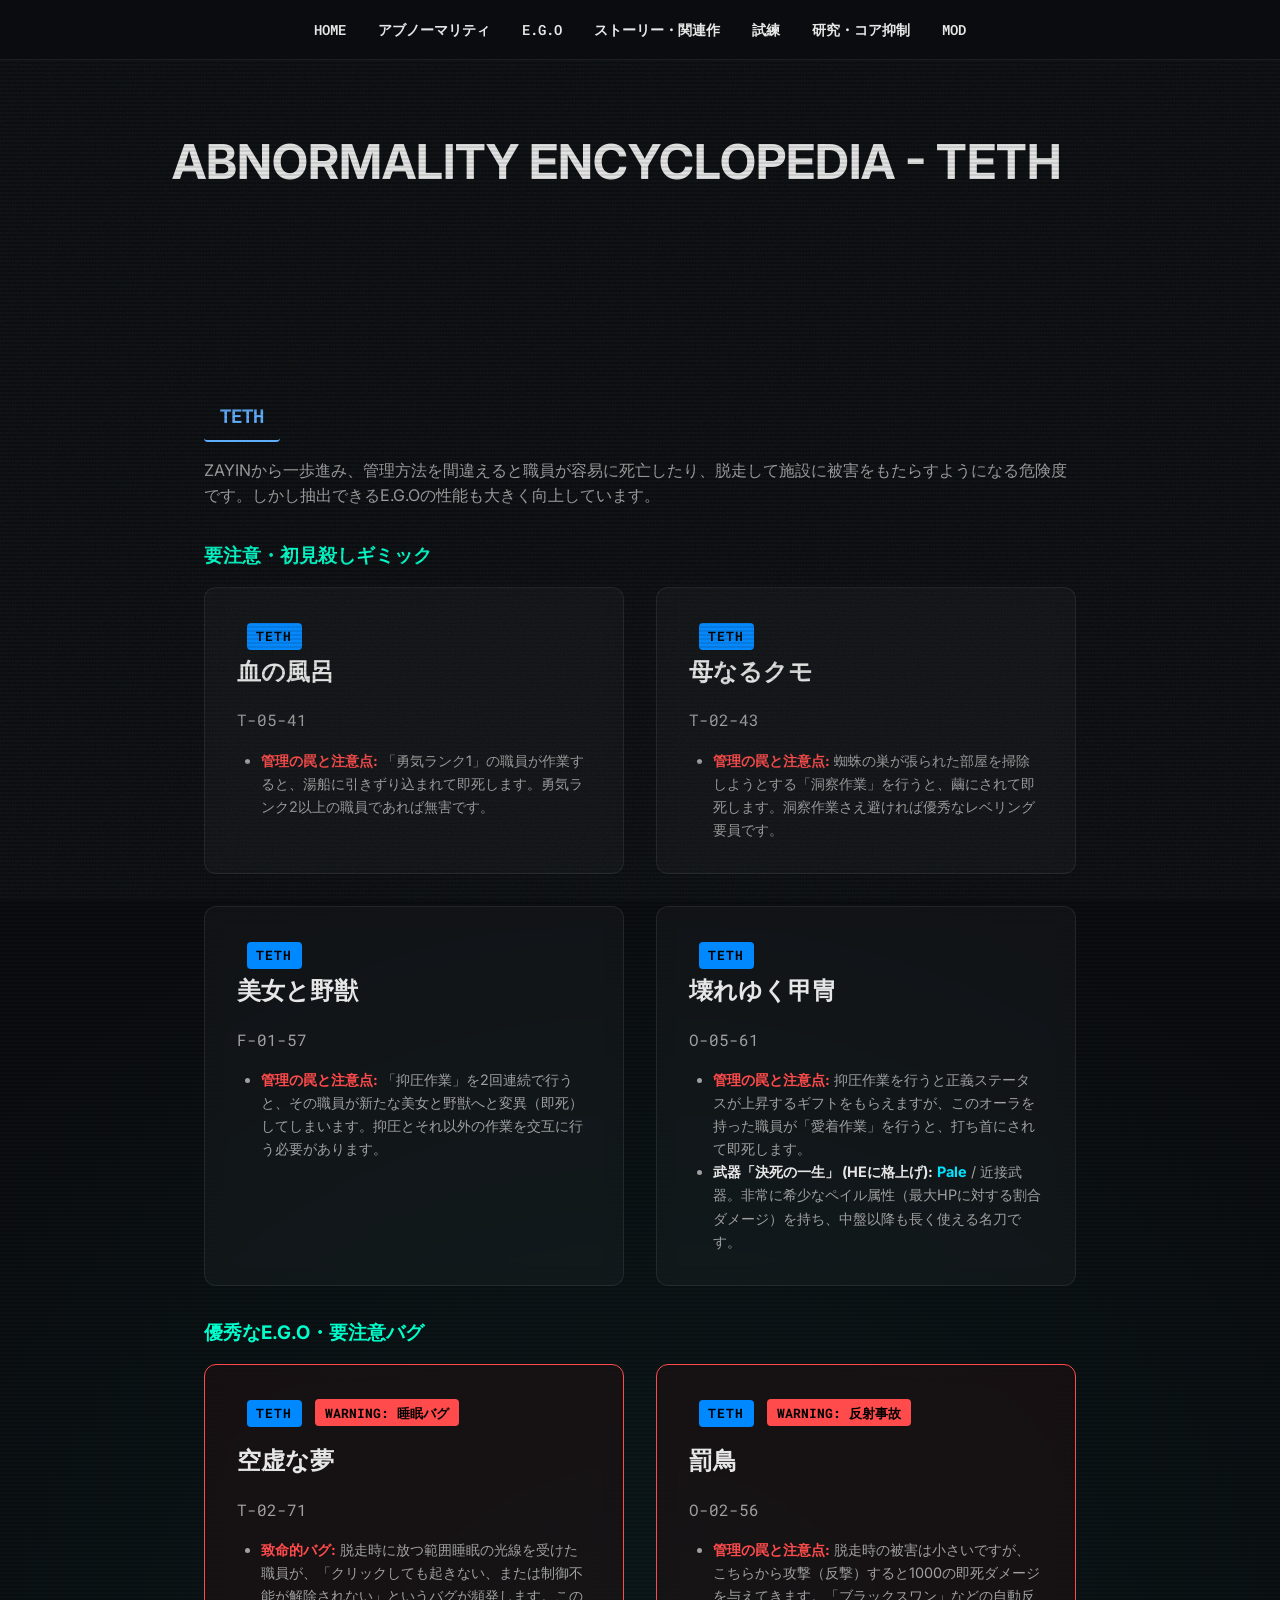
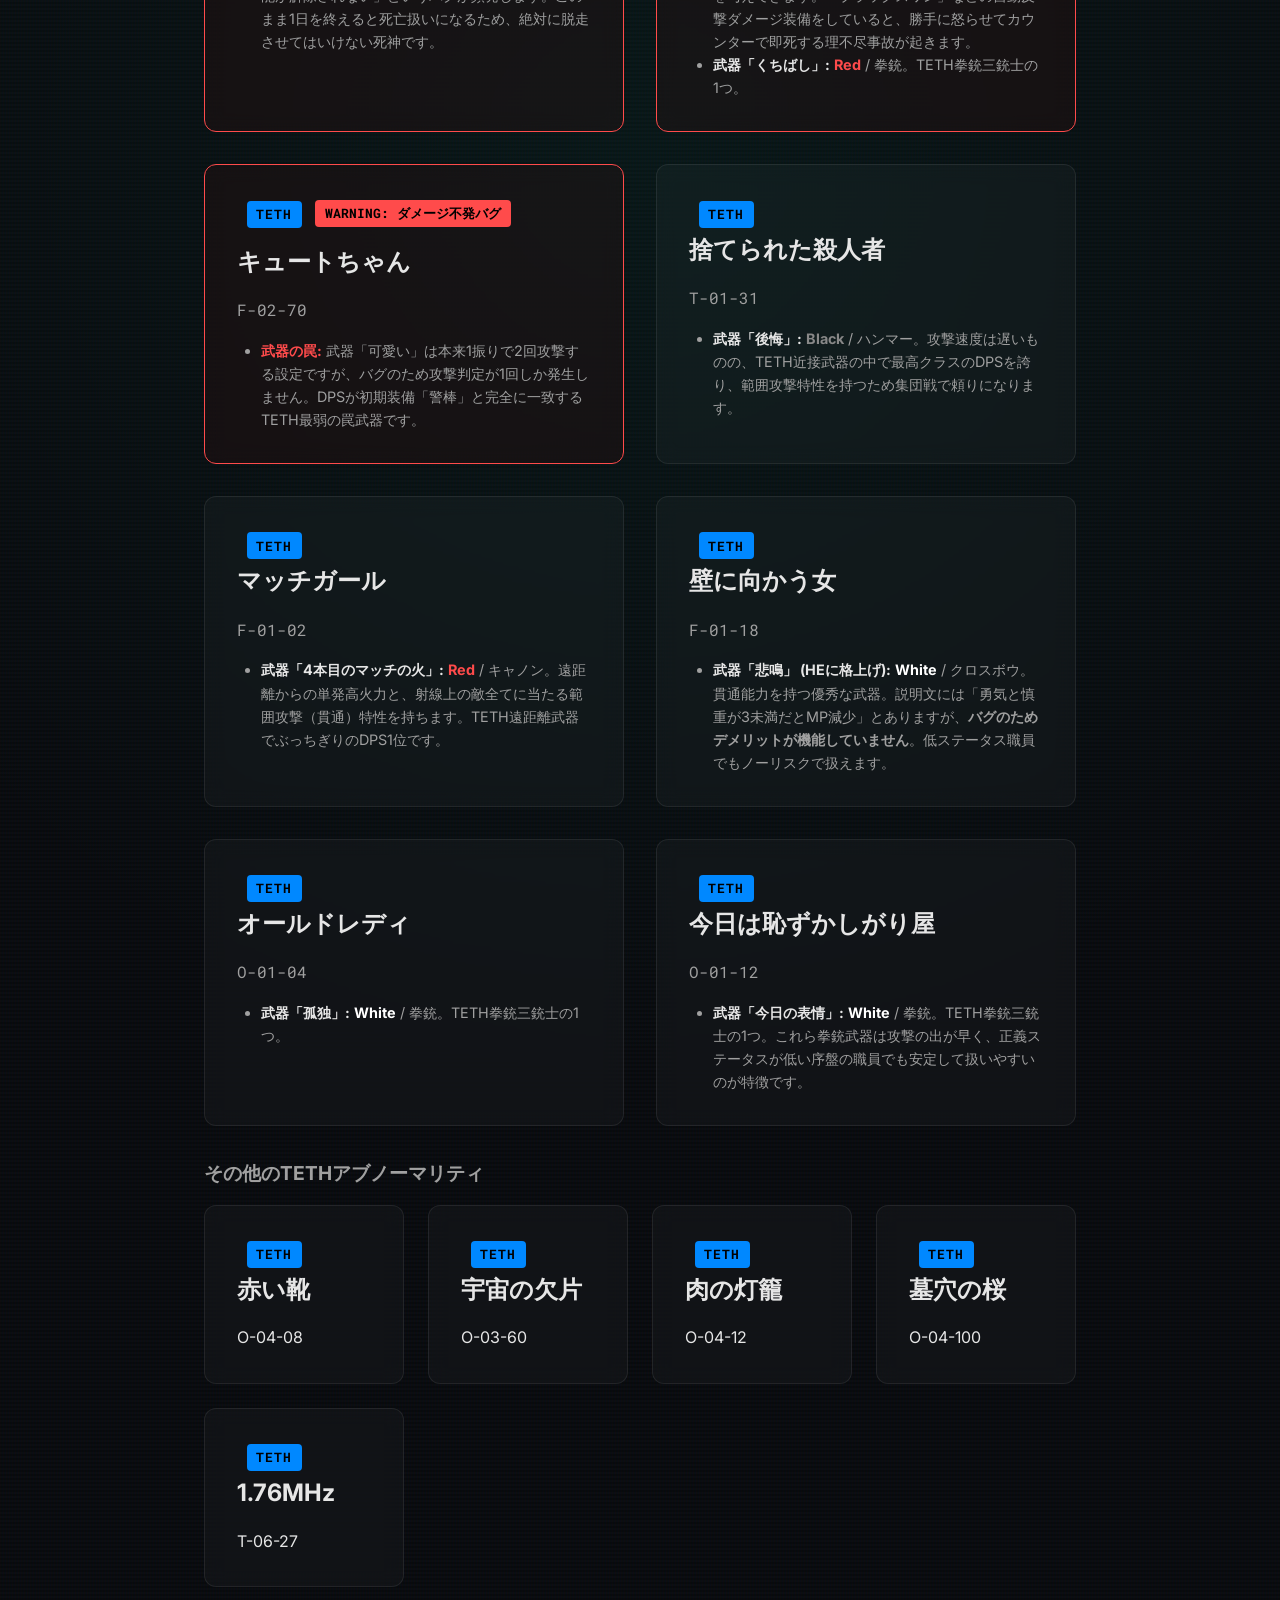
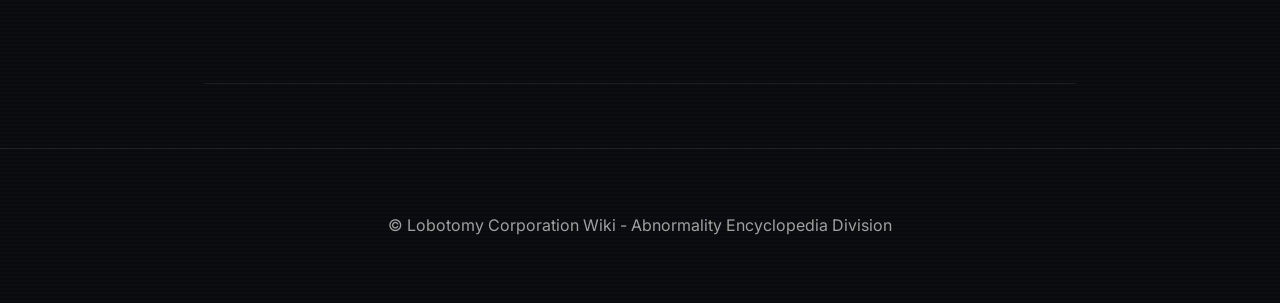
<file: abnormality_teth.html>
<!DOCTYPE html>
<html lang="ja">
<head>
    <meta charset="UTF-8">
    <meta name="viewport" content="width=device-width, initial-scale=1.0">
    <title>アブノーマリティ図鑑 | Lobotomy Corporation Wiki</title>
    <link rel="stylesheet" href="index.css">
</head>
<body>
    <div class="scanline"></div>
    <div class="noise"></div>

    <nav class="main-nav">
        <div class="nav-container">
            <ul class="nav-list">
                <li class="nav-item"><a href="index.html">HOME</a></li>
                <li class="nav-item has-dropdown">
                    <a href="abnormality_zayin.html">アブノーマリティ</a>
                    <ul class="dropdown">
                        <li><a href="abnormality_zayin.html">ZAYIN</a></li>
                        <li><a href="abnormality_teth.html">TETH</a></li>
                        <li><a href="abnormality_he.html">HE</a></li>
                        <li><a href="abnormality_waw.html">WAW</a></li>
                        <li><a href="abnormality_aleph.html">ALEPH</a></li>
                        <li><a href="tool_list.html">ツール型 (Tool)</a></li>
                    </ul>
                </li>
                <li class="nav-item has-dropdown">
                    <a href="ego_list.html">E.G.O</a>
                    <ul class="dropdown">
                        <li><a href="gift_list.html">ギフト (Gift)</a></li>
                        <li><a href="ego_list.html">装備 (Equipment)</a></li>
                    </ul>
                </li>
                <li class="nav-item"><a href="story.html">ストーリー・関連作</a></li>
                <li class="nav-item"><a href="ordeals.html">試練</a></li>
                <li class="nav-item"><a href="suppression.html">研究・コア抑制</a></li>
                <li class="nav-item"><a href="mods.html">MOD</a></li>
            </ul>
        </div>
    </nav>

    <main class="container" style="padding-top: 4rem;">
        <h1 class="reveal" style="font-size: 3rem; margin-bottom: 2rem;">ABNORMALITY ENCYCLOPEDIA - TETH</h1>
        
        <main class="container" style="padding-top: 4rem;">
        <section id="teth">
            <h2 class="risk-header teth reveal">TETH</h2>
            <p class="reveal" style="color: var(--text-secondary); margin-bottom: 2rem;">ZAYINから一歩進み、管理方法を間違えると職員が容易に死亡したり、脱走して施設に被害をもたらすようになる危険度です。しかし抽出できるE.G.Oの性能も大きく向上しています。</p>
            
            <h3 class="reveal" style="margin-bottom: 1rem; color: var(--accent-color);">要注意・初見殺しギミック</h3>
            <div class="grid-2" style="margin-bottom: 2rem;">
                <div class="card reveal">
                    
                    <span class="attr-tag tag-teth">TETH</span><h3>血の風呂</h3><p style="font-family: var(--font-mono); color: var(--text-secondary); margin-bottom: 0.5rem;">T-05-41</p>
                    <ul style="margin-top: 1rem; padding-left: 1.5rem; font-size: 0.9rem; color: var(--text-secondary);">
                        <li><strong style="color: var(--color-red);">管理の罠と注意点:</strong> 「勇気ランク1」の職員が作業すると、湯船に引きずり込まれて即死します。勇気ランク2以上の職員であれば無害です。</li>
                    </ul>
                </div>
                <div class="card reveal">
                    
                    <span class="attr-tag tag-teth">TETH</span><h3>母なるクモ</h3><p style="font-family: var(--font-mono); color: var(--text-secondary); margin-bottom: 0.5rem;">T-02-43</p>
                    <ul style="margin-top: 1rem; padding-left: 1.5rem; font-size: 0.9rem; color: var(--text-secondary);">
                        <li><strong style="color: var(--color-red);">管理の罠と注意点:</strong> 蜘蛛の巣が張られた部屋を掃除しようとする「洞察作業」を行うと、繭にされて即死します。洞察作業さえ避ければ優秀なレベリング要員です。</li>
                    </ul>
                </div>
                <div class="card reveal">
                    
                    <span class="attr-tag tag-teth">TETH</span><h3>美女と野獣</h3><p style="font-family: var(--font-mono); color: var(--text-secondary); margin-bottom: 0.5rem;">F-01-57</p>
                    <ul style="margin-top: 1rem; padding-left: 1.5rem; font-size: 0.9rem; color: var(--text-secondary);">
                        <li><strong style="color: var(--color-red);">管理の罠と注意点:</strong> 「抑圧作業」を2回連続で行うと、その職員が新たな美女と野獣へと変異（即死）してしまいます。抑圧とそれ以外の作業を交互に行う必要があります。</li>
                    </ul>
                </div>
                <div class="card reveal">
                    
                    <span class="attr-tag tag-teth">TETH</span><h3>壊れゆく甲冑</h3><p style="font-family: var(--font-mono); color: var(--text-secondary); margin-bottom: 0.5rem;">O-05-61</p>
                    <ul style="margin-top: 1rem; padding-left: 1.5rem; font-size: 0.9rem; color: var(--text-secondary);">
                        <li><strong style="color: var(--color-red);">管理の罠と注意点:</strong> 抑圧作業を行うと正義ステータスが上昇するギフトをもらえますが、このオーラを持った職員が「愛着作業」を行うと、打ち首にされて即死します。</li>
                        <li><strong style="color: var(--text-primary);">武器「決死の一生」 (HEに格上げ):</strong> <span class="attr-text-pale">Pale</span> / 近接武器。非常に希少なペイル属性（最大HPに対する割合ダメージ）を持ち、中盤以降も長く使える名刀です。</li>
                    </ul>
                </div>
            </div>

            <h3 class="reveal" style="margin-bottom: 1rem; color: var(--accent-color);">優秀なE.G.O・要注意バグ</h3>
            <div class="grid-2" style="margin-bottom: 2rem;">
                <div class="card reveal" style="border-color: var(--color-red); background: rgba(255, 0, 0, 0.05);">
                   
                    <span class="attr-tag tag-teth">TETH</span> <span class="attr-tag tag-red">WARNING: 睡眠バグ</span>
                    <h3>空虚な夢</h3><p style="font-family: var(--font-mono); color: var(--text-secondary); margin-bottom: 0.5rem;">T-02-71</p>
                    <ul style="margin-top: 1rem; padding-left: 1.5rem; font-size: 0.9rem; color: var(--text-secondary);">
                        <li><strong style="color: var(--color-red);">致命的バグ:</strong> 脱走時に放つ範囲睡眠の光線を受けた職員が、「クリックしても起きない、または制御不能が解除されない」というバグが頻発します。このまま1日を終えると死亡扱いになるため、絶対に脱走させてはいけない死神です。</li>
                    </ul>
                </div>
                <div class="card reveal" style="border-color: var(--color-red); background: rgba(255, 0, 0, 0.05);">
                   
                    <span class="attr-tag tag-teth">TETH</span> <span class="attr-tag tag-red">WARNING: 反射事故</span>
                    <h3>罰鳥</h3><p style="font-family: var(--font-mono); color: var(--text-secondary); margin-bottom: 0.5rem;">O-02-56</p>
                    <ul style="margin-top: 1rem; padding-left: 1.5rem; font-size: 0.9rem; color: var(--text-secondary);">
                        <li><strong style="color: var(--color-red);">管理の罠と注意点:</strong> 脱走時の被害は小さいですが、こちらから攻撃（反撃）すると1000の即死ダメージを与えてきます。「ブラックスワン」などの自動反撃ダメージ装備をしていると、勝手に怒らせてカウンターで即死する理不尽事故が起きます。</li>
                        <li><strong style="color: var(--text-primary);">武器「くちばし」:</strong> <span class="attr-text-red">Red</span> / 拳銃。TETH拳銃三銃士の1つ。</li>
                    </ul>
                </div>
                <div class="card reveal" style="border-color: var(--color-red); background: rgba(255, 0, 0, 0.05);">
                   
                    <span class="attr-tag tag-teth">TETH</span> <span class="attr-tag tag-red">WARNING: ダメージ不発バグ</span>
                    <h3>キュートちゃん</h3><p style="font-family: var(--font-mono); color: var(--text-secondary); margin-bottom: 0.5rem;">F-02-70</p>
                    <ul style="margin-top: 1rem; padding-left: 1.5rem; font-size: 0.9rem; color: var(--text-secondary);">
                        <li><strong style="color: var(--color-red);">武器の罠:</strong> 武器「可愛い」は本来1振りで2回攻撃する設定ですが、バグのため攻撃判定が1回しか発生しません。DPSが初期装備「警棒」と完全に一致するTETH最弱の罠武器です。</li>
                    </ul>
                </div>
                <div class="card reveal">
                    
                    <span class="attr-tag tag-teth">TETH</span><h3>捨てられた殺人者</h3><p style="font-family: var(--font-mono); color: var(--text-secondary); margin-bottom: 0.5rem;">T-01-31</p>
                    <ul style="margin-top: 1rem; padding-left: 1.5rem; font-size: 0.9rem; color: var(--text-secondary);">
                        <li><strong style="color: var(--text-primary);">武器「後悔」:</strong> <span class="attr-text-black">Black</span> / ハンマー。攻撃速度は遅いものの、TETH近接武器の中で最高クラスのDPSを誇り、範囲攻撃特性を持つため集団戦で頼りになります。</li>
                    </ul>
                </div>
                <div class="card reveal">
                    
                    <span class="attr-tag tag-teth">TETH</span><h3>マッチガール</h3><p style="font-family: var(--font-mono); color: var(--text-secondary); margin-bottom: 0.5rem;">F-01-02</p>
                    <ul style="margin-top: 1rem; padding-left: 1.5rem; font-size: 0.9rem; color: var(--text-secondary);">
                        <li><strong style="color: var(--text-primary);">武器「4本目のマッチの火」:</strong> <span class="attr-text-red">Red</span> / キャノン。遠距離からの単発高火力と、射線上の敵全てに当たる範囲攻撃（貫通）特性を持ちます。TETH遠距離武器でぶっちぎりのDPS1位です。</li>
                    </ul>
                </div>
                <div class="card reveal">
                    
                    <span class="attr-tag tag-teth">TETH</span><h3>壁に向かう女</h3><p style="font-family: var(--font-mono); color: var(--text-secondary); margin-bottom: 0.5rem;">F-01-18</p>
                    <ul style="margin-top: 1rem; padding-left: 1.5rem; font-size: 0.9rem; color: var(--text-secondary);">
                        <li><strong style="color: var(--text-primary);">武器「悲鳴」 (HEに格上げ):</strong> <span class="attr-text-white">White</span> / クロスボウ。貫通能力を持つ優秀な武器。説明文には「勇気と慎重が3未満だとMP減少」とありますが、<strong>バグのためデメリットが機能していません</strong>。低ステータス職員でもノーリスクで扱えます。</li>
                    </ul>
                </div>
                <div class="card reveal">
                    
                    <span class="attr-tag tag-teth">TETH</span><h3>オールドレディ</h3><p style="font-family: var(--font-mono); color: var(--text-secondary); margin-bottom: 0.5rem;">O-01-04</p>
                    <ul style="margin-top: 1rem; padding-left: 1.5rem; font-size: 0.9rem; color: var(--text-secondary);">
                        <li><strong style="color: var(--text-primary);">武器「孤独」:</strong> <span class="attr-text-white">White</span> / 拳銃。TETH拳銃三銃士の1つ。</li>
                    </ul>
                </div>
                <div class="card reveal">
                    
                    <span class="attr-tag tag-teth">TETH</span><h3>今日は恥ずかしがり屋</h3><p style="font-family: var(--font-mono); color: var(--text-secondary); margin-bottom: 0.5rem;">O-01-12</p>
                    <ul style="margin-top: 1rem; padding-left: 1.5rem; font-size: 0.9rem; color: var(--text-secondary);">
                        <li><strong style="color: var(--text-primary);">武器「今日の表情」:</strong> <span class="attr-text-white">White</span> / 拳銃。TETH拳銃三銃士の1つ。これら拳銃武器は攻撃の出が早く、正義ステータスが低い序盤の職員でも安定して扱いやすいのが特徴です。</li>
                    </ul>
                </div>
            </div>

            <h3 class="reveal" style="margin-bottom: 1rem; color: var(--text-secondary); font-size: 1.2rem;">その他のTETHアブノーマリティ</h3>
            <div class="grid-4">
                <div class="card reveal">
                    <span class="attr-tag tag-teth">TETH</span><h3>赤い靴</h3><p>O-04-08</p></div>
                <div class="card reveal">
                    <span class="attr-tag tag-teth">TETH</span><h3>宇宙の欠片</h3><p>O-03-60</p></div>
                <div class="card reveal">
                    <span class="attr-tag tag-teth">TETH</span><h3>肉の灯籠</h3><p>O-04-12</p></div>
                <div class="card reveal">
                    <span class="attr-tag tag-teth">TETH</span><h3>墓穴の桜</h3><p>O-04-100</p></div>
                <div class="card reveal">
                    <span class="attr-tag tag-teth">TETH</span><h3>1.76MHz</h3><p>T-06-27</p></div>
            </div>
        </section>
    </main>
</section>
    </main>

    <footer style="padding: 4rem; text-align: center; color: var(--text-secondary); border-top: 1px solid var(--glass-border);">
        <p>&copy; Lobotomy Corporation Wiki - Abnormality Encyclopedia Division</p>
    </footer>

    <script src="main.js"></script>
</body>
</html>
</file>
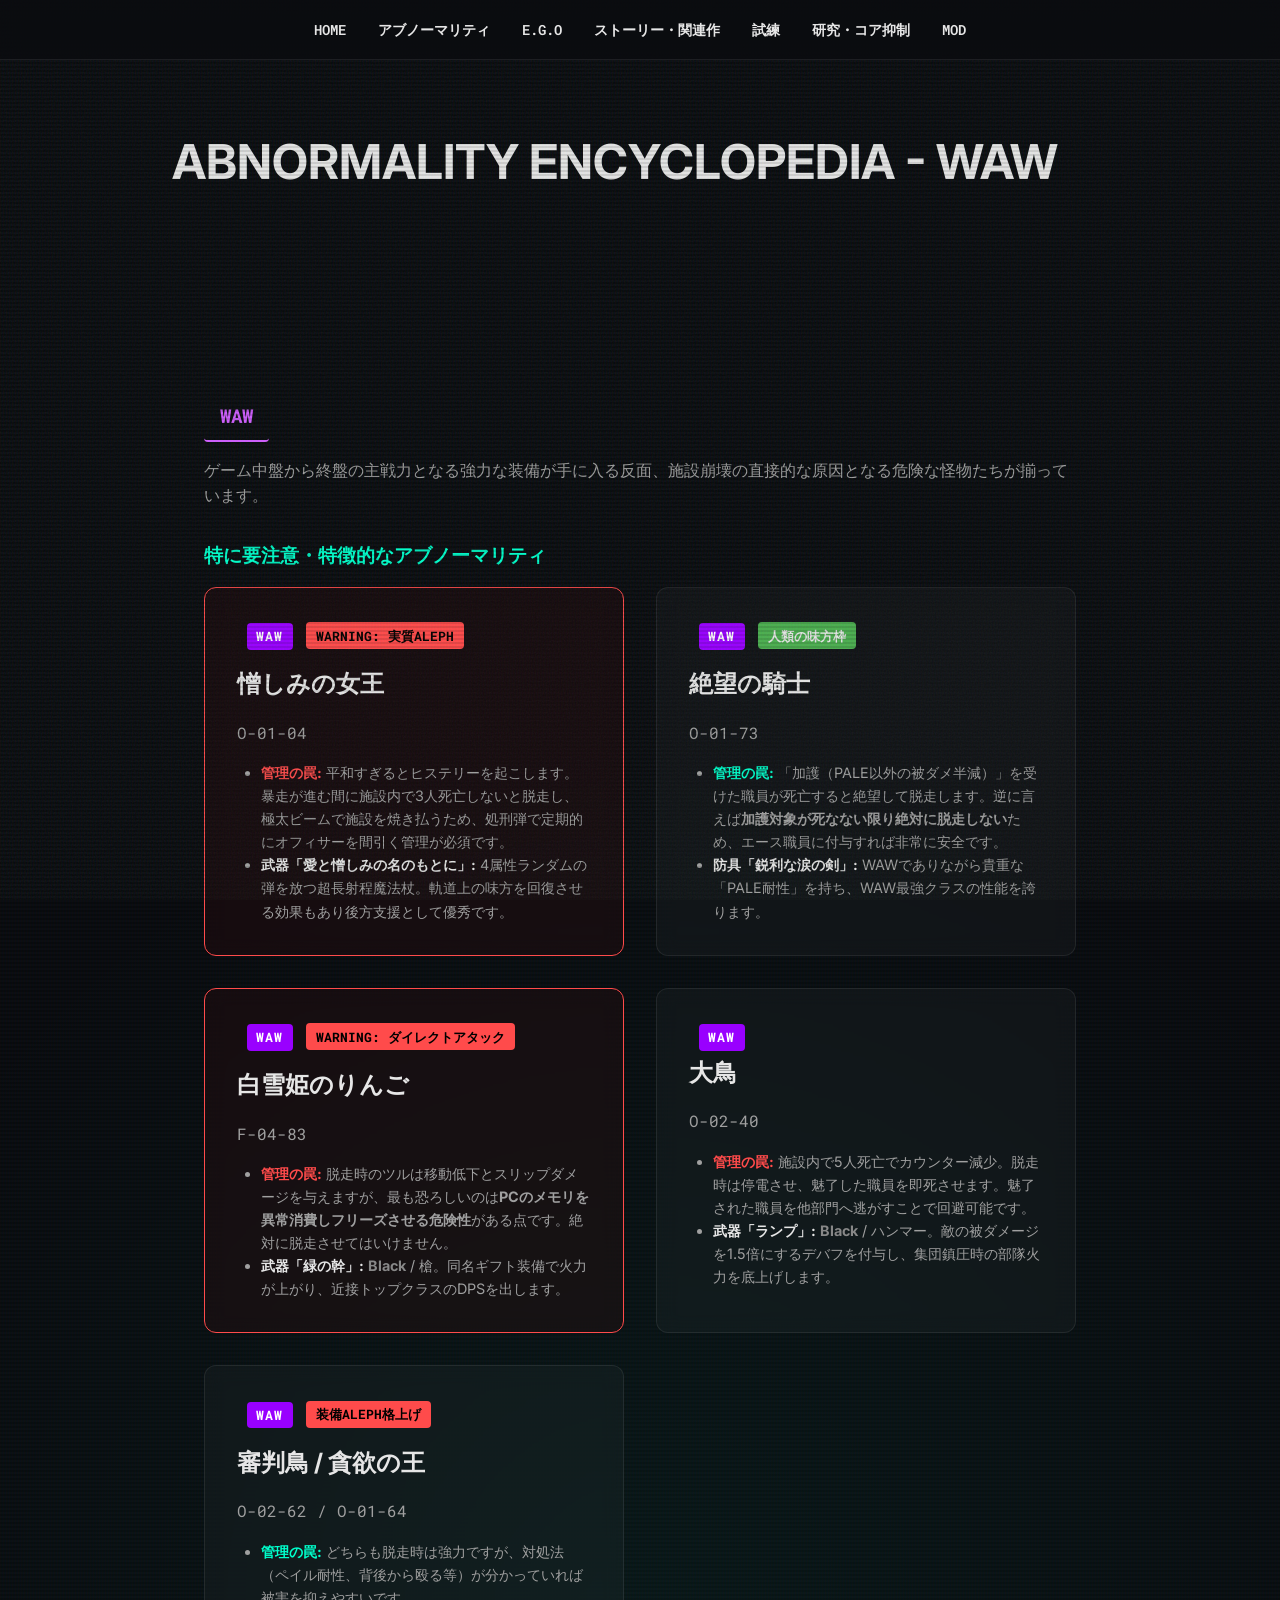
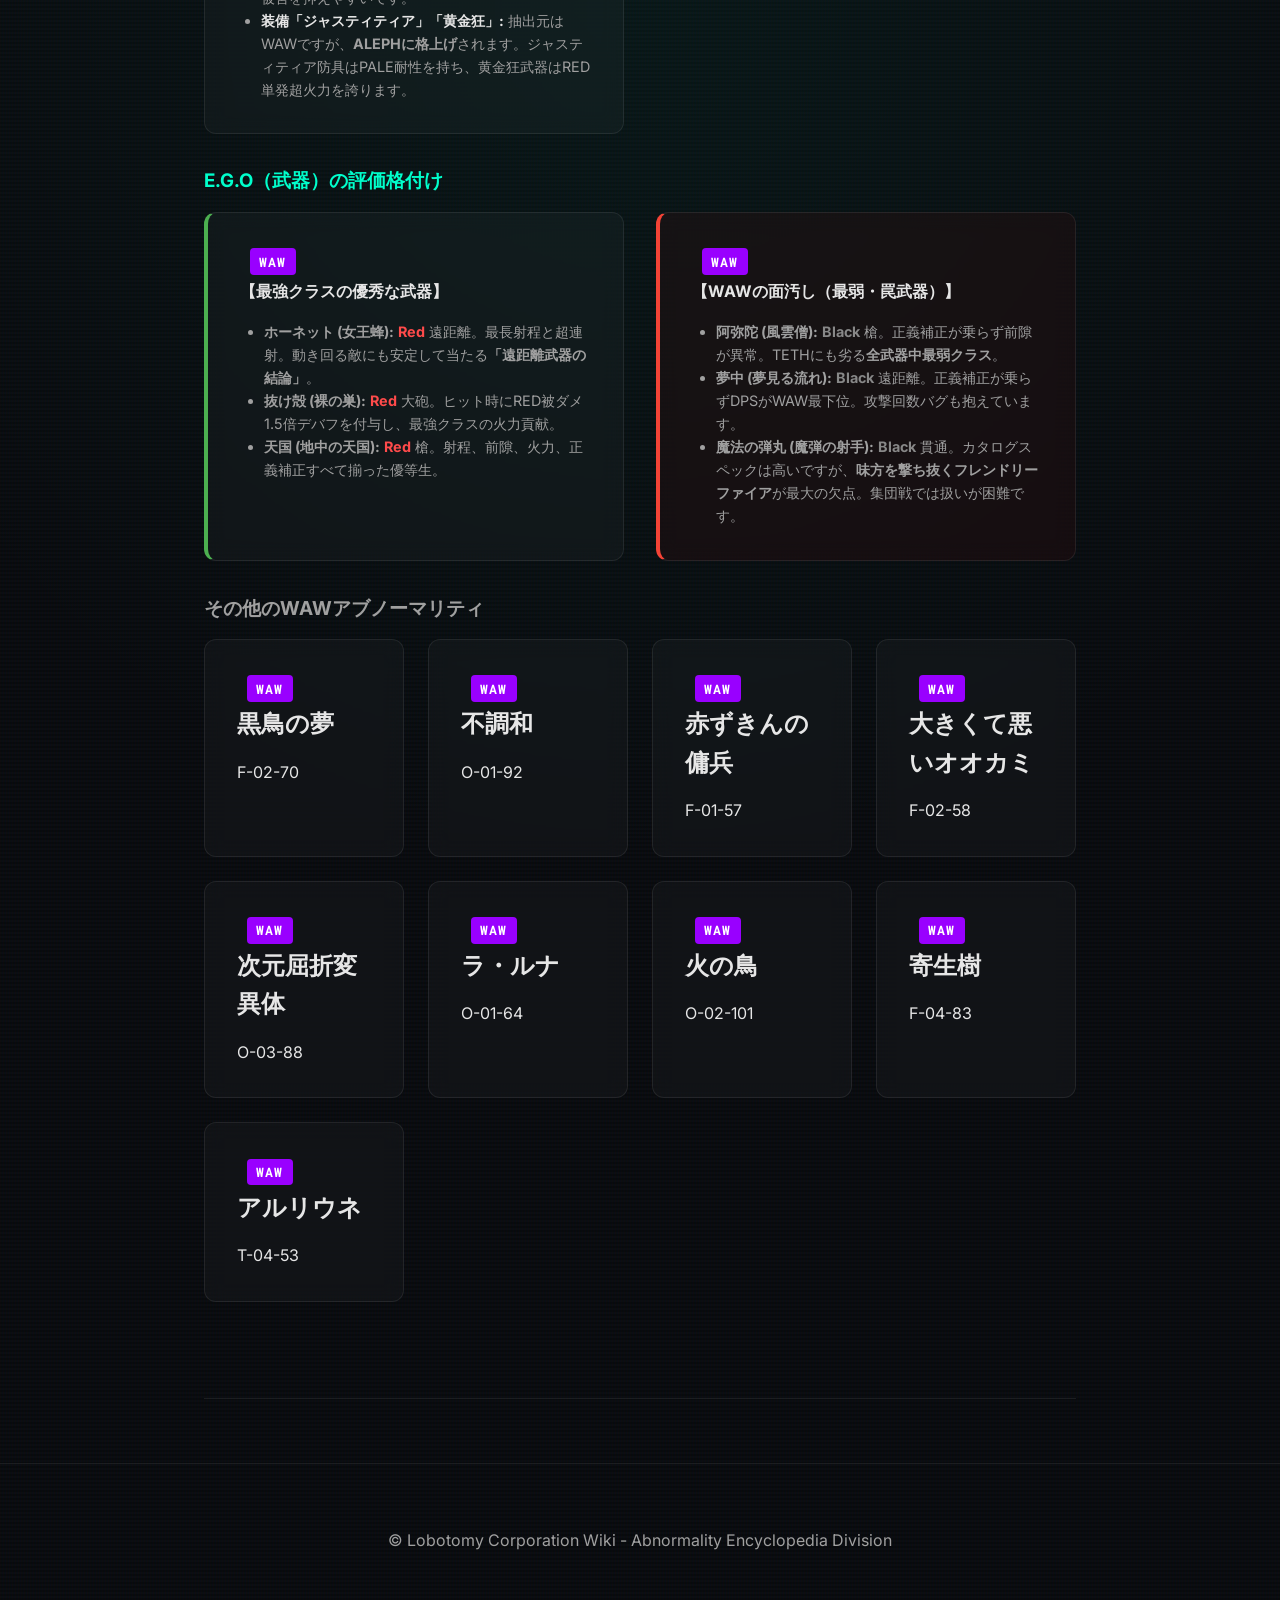
<file: abnormality_waw.html>
<!DOCTYPE html>
<html lang="ja">
<head>
    <meta charset="UTF-8">
    <meta name="viewport" content="width=device-width, initial-scale=1.0">
    <title>アブノーマリティ図鑑 | Lobotomy Corporation Wiki</title>
    <link rel="stylesheet" href="index.css">
</head>
<body>
    <div class="scanline"></div>
    <div class="noise"></div>

    <nav class="main-nav">
        <div class="nav-container">
            <ul class="nav-list">
                <li class="nav-item"><a href="index.html">HOME</a></li>
                <li class="nav-item has-dropdown">
                    <a href="abnormality_zayin.html">アブノーマリティ</a>
                    <ul class="dropdown">
                        <li><a href="abnormality_zayin.html">ZAYIN</a></li>
                        <li><a href="abnormality_teth.html">TETH</a></li>
                        <li><a href="abnormality_he.html">HE</a></li>
                        <li><a href="abnormality_waw.html">WAW</a></li>
                        <li><a href="abnormality_aleph.html">ALEPH</a></li>
                        <li><a href="tool_list.html">ツール型 (Tool)</a></li>
                    </ul>
                </li>
                <li class="nav-item has-dropdown">
                    <a href="ego_list.html">E.G.O</a>
                    <ul class="dropdown">
                        <li><a href="gift_list.html">ギフト (Gift)</a></li>
                        <li><a href="ego_list.html">装備 (Equipment)</a></li>
                    </ul>
                </li>
                <li class="nav-item"><a href="story.html">ストーリー・関連作</a></li>
                <li class="nav-item"><a href="ordeals.html">試練</a></li>
                <li class="nav-item"><a href="suppression.html">研究・コア抑制</a></li>
                <li class="nav-item"><a href="mods.html">MOD</a></li>
            </ul>
        </div>
    </nav>

    <main class="container" style="padding-top: 4rem;">
        <h1 class="reveal" style="font-size: 3rem; margin-bottom: 2rem;">ABNORMALITY ENCYCLOPEDIA - WAW</h1>
        
        <main class="container" style="padding-top: 4rem;">
        <section id="waw">
            <h2 class="risk-header waw reveal">WAW</h2>
            <p class="reveal" style="color: var(--text-secondary); margin-bottom: 2rem;">ゲーム中盤から終盤の主戦力となる強力な装備が手に入る反面、施設崩壊の直接的な原因となる危険な怪物たちが揃っています。</p>

            <h3 class="reveal" style="margin-bottom: 1rem; color: var(--accent-color);">特に要注意・特徴的なアブノーマリティ</h3>
            <div class="grid-2" style="margin-bottom: 2rem;">
                <div class="card reveal" style="border-color: var(--color-red); background: rgba(255, 0, 0, 0.05);">
                   
                    <span class="attr-tag tag-waw">WAW</span> <span class="attr-tag tag-red">WARNING: 実質ALEPH</span>
                    <h3>憎しみの女王</h3><p style="font-family: var(--font-mono); color: var(--text-secondary); margin-bottom: 0.5rem;">O-01-04</p>
                    <ul style="margin-top: 1rem; padding-left: 1.5rem; font-size: 0.9rem; color: var(--text-secondary);">
                        <li><strong style="color: var(--color-red);">管理の罠:</strong> 平和すぎるとヒステリーを起こします。暴走が進む間に施設内で3人死亡しないと脱走し、極太ビームで施設を焼き払うため、処刑弾で定期的にオフィサーを間引く管理が必須です。</li>
                        <li><strong style="color: var(--text-primary);">武器「愛と憎しみの名のもとに」:</strong> 4属性ランダムの弾を放つ超長射程魔法杖。軌道上の味方を回復させる効果もあり後方支援として優秀です。</li>
                    </ul>
                </div>
                <div class="card reveal">
                   
                    <span class="attr-tag tag-waw">WAW</span> <span class="attr-tag" style="background: #4caf50;">人類の味方枠</span>
                    <h3>絶望の騎士</h3><p style="font-family: var(--font-mono); color: var(--text-secondary); margin-bottom: 0.5rem;">O-01-73</p>
                    <ul style="margin-top: 1rem; padding-left: 1.5rem; font-size: 0.9rem; color: var(--text-secondary);">
                        <li><strong style="color: var(--accent-color);">管理の罠:</strong> 「加護（PALE以外の被ダメ半減）」を受けた職員が死亡すると絶望して脱走します。逆に言えば<strong>加護対象が死なない限り絶対に脱走しない</strong>ため、エース職員に付与すれば非常に安全です。</li>
                        <li><strong style="color: var(--text-primary);">防具「鋭利な涙の剣」:</strong> WAWでありながら貴重な「PALE耐性」を持ち、WAW最強クラスの性能を誇ります。</li>
                    </ul>
                </div>
                <div class="card reveal" style="border-color: var(--color-red); background: rgba(255, 0, 0, 0.05);">
                   
                    <span class="attr-tag tag-waw">WAW</span> <span class="attr-tag tag-red">WARNING: ダイレクトアタック</span>
                    <h3>白雪姫のりんご</h3><p style="font-family: var(--font-mono); color: var(--text-secondary); margin-bottom: 0.5rem;">F-04-83</p>
                    <ul style="margin-top: 1rem; padding-left: 1.5rem; font-size: 0.9rem; color: var(--text-secondary);">
                        <li><strong style="color: var(--color-red);">管理の罠:</strong> 脱走時のツルは移動低下とスリップダメージを与えますが、最も恐ろしいのは<strong>PCのメモリを異常消費しフリーズさせる危険性</strong>がある点です。絶対に脱走させてはいけません。</li>
                        <li><strong style="color: var(--text-primary);">武器「緑の幹」:</strong> <span class="attr-text-black">Black</span> / 槍。同名ギフト装備で火力が上がり、近接トップクラスのDPSを出します。</li>
                    </ul>
                </div>
                <div class="card reveal">
                    
                    <span class="attr-tag tag-waw">WAW</span><h3>大鳥</h3><p style="font-family: var(--font-mono); color: var(--text-secondary); margin-bottom: 0.5rem;">O-02-40</p>
                    <ul style="margin-top: 1rem; padding-left: 1.5rem; font-size: 0.9rem; color: var(--text-secondary);">
                        <li><strong style="color: var(--color-red);">管理の罠:</strong> 施設内で5人死亡でカウンター減少。脱走時は停電させ、魅了した職員を即死させます。魅了された職員を他部門へ逃がすことで回避可能です。</li>
                        <li><strong style="color: var(--text-primary);">武器「ランプ」:</strong> <span class="attr-text-black">Black</span> / ハンマー。敵の被ダメージを1.5倍にするデバフを付与し、集団鎮圧時の部隊火力を底上げします。</li>
                    </ul>
                </div>
                <div class="card reveal">
                   
                    <span class="attr-tag tag-waw">WAW</span> <span class="attr-tag tag-red">装備ALEPH格上げ</span>
                    <h3>審判鳥 / 貪欲の王</h3><p style="font-family: var(--font-mono); color: var(--text-secondary); margin-bottom: 0.5rem;">O-02-62 / O-01-64</p>
                    <ul style="margin-top: 1rem; padding-left: 1.5rem; font-size: 0.9rem; color: var(--text-secondary);">
                        <li><strong style="color: var(--accent-color);">管理の罠:</strong> どちらも脱走時は強力ですが、対処法（ペイル耐性、背後から殴る等）が分かっていれば被害を抑えやすいです。</li>
                        <li><strong style="color: var(--text-primary);">装備「ジャスティティア」「黄金狂」:</strong> 抽出元はWAWですが、<strong>ALEPHに格上げ</strong>されます。ジャスティティア防具はPALE耐性を持ち、黄金狂武器はRED単発超火力を誇ります。</li>
                    </ul>
                </div>
            </div>

            <h3 class="reveal" style="margin-bottom: 1rem; color: var(--accent-color);">E.G.O（武器）の評価格付け</h3>
            <div class="grid-2" style="margin-bottom: 2rem;">
                <div class="card reveal" style="border-left: 4px solid #4caf50;">
                    
                    <span class="attr-tag tag-waw">WAW</span><h4>【最強クラスの優秀な武器】</h4>
                    <ul style="margin-top: 1rem; padding-left: 1.5rem; font-size: 0.9rem; color: var(--text-secondary);">
                        <li><strong>ホーネット (女王蜂):</strong> <span class="attr-text-red">Red</span> 遠距離。最長射程と超連射。動き回る敵にも安定して当たる<strong>「遠距離武器の結論」</strong>。</li>
                        <li><strong>抜け殻 (裸の巣):</strong> <span class="attr-text-red">Red</span> 大砲。ヒット時にRED被ダメ1.5倍デバフを付与し、最強クラスの火力貢献。</li>
                        <li><strong>天国 (地中の天国):</strong> <span class="attr-text-red">Red</span> 槍。射程、前隙、火力、正義補正すべて揃った優等生。</li>
                    </ul>
                </div>
                <div class="card reveal" style="border-left: 4px solid #f44336; background: rgba(255, 0, 0, 0.05);">
                    
                    <span class="attr-tag tag-waw">WAW</span><h4>【WAWの面汚し（最弱・罠武器）】</h4>
                    <ul style="margin-top: 1rem; padding-left: 1.5rem; font-size: 0.9rem; color: var(--text-secondary);">
                        <li><strong>阿弥陀 (風雲僧):</strong> <span class="attr-text-black">Black</span> 槍。正義補正が乗らず前隙が異常。TETHにも劣る<strong>全武器中最弱クラス</strong>。</li>
                        <li><strong>夢中 (夢見る流れ):</strong> <span class="attr-text-black">Black</span> 遠距離。正義補正が乗らずDPSがWAW最下位。攻撃回数バグも抱えています。</li>
                        <li><strong>魔法の弾丸 (魔弾の射手):</strong> <span class="attr-text-black">Black</span> 貫通。カタログスペックは高いですが、<strong>味方を撃ち抜くフレンドリーファイア</strong>が最大の欠点。集団戦では扱いが困難です。</li>
                    </ul>
                </div>
            </div>

            <h3 class="reveal" style="margin-bottom: 1rem; color: var(--text-secondary); font-size: 1.2rem;">その他のWAWアブノーマリティ</h3>
            <div class="grid-4">
                <div class="card reveal">
                    <span class="attr-tag tag-waw">WAW</span><h3>黒鳥の夢</h3><p>F-02-70</p></div>
                <div class="card reveal">
                    <span class="attr-tag tag-waw">WAW</span><h3>不調和</h3><p>O-01-92</p></div>
                <div class="card reveal">
                    <span class="attr-tag tag-waw">WAW</span><h3>赤ずきんの傭兵</h3><p>F-01-57</p></div>
                <div class="card reveal">
                    <span class="attr-tag tag-waw">WAW</span><h3>大きくて悪いオオカミ</h3><p>F-02-58</p></div>
                <div class="card reveal">
                    <span class="attr-tag tag-waw">WAW</span><h3>次元屈折変異体</h3><p>O-03-88</p></div>
                <div class="card reveal">
                    <span class="attr-tag tag-waw">WAW</span><h3>ラ・ルナ</h3><p>O-01-64</p></div>
                <div class="card reveal">
                    <span class="attr-tag tag-waw">WAW</span><h3>火の鳥</h3><p>O-02-101</p></div>
                <div class="card reveal">
                    <span class="attr-tag tag-waw">WAW</span><h3>寄生樹</h3><p>F-04-83</p></div>
                <div class="card reveal">
                    <span class="attr-tag tag-waw">WAW</span><h3>アルリウネ</h3><p>T-04-53</p></div>
            </div>
        </section>
    </main>
</section>
    </main>

    <footer style="padding: 4rem; text-align: center; color: var(--text-secondary); border-top: 1px solid var(--glass-border);">
        <p>&copy; Lobotomy Corporation Wiki - Abnormality Encyclopedia Division</p>
    </footer>

    <script src="main.js"></script>
</body>
</html>
</file>
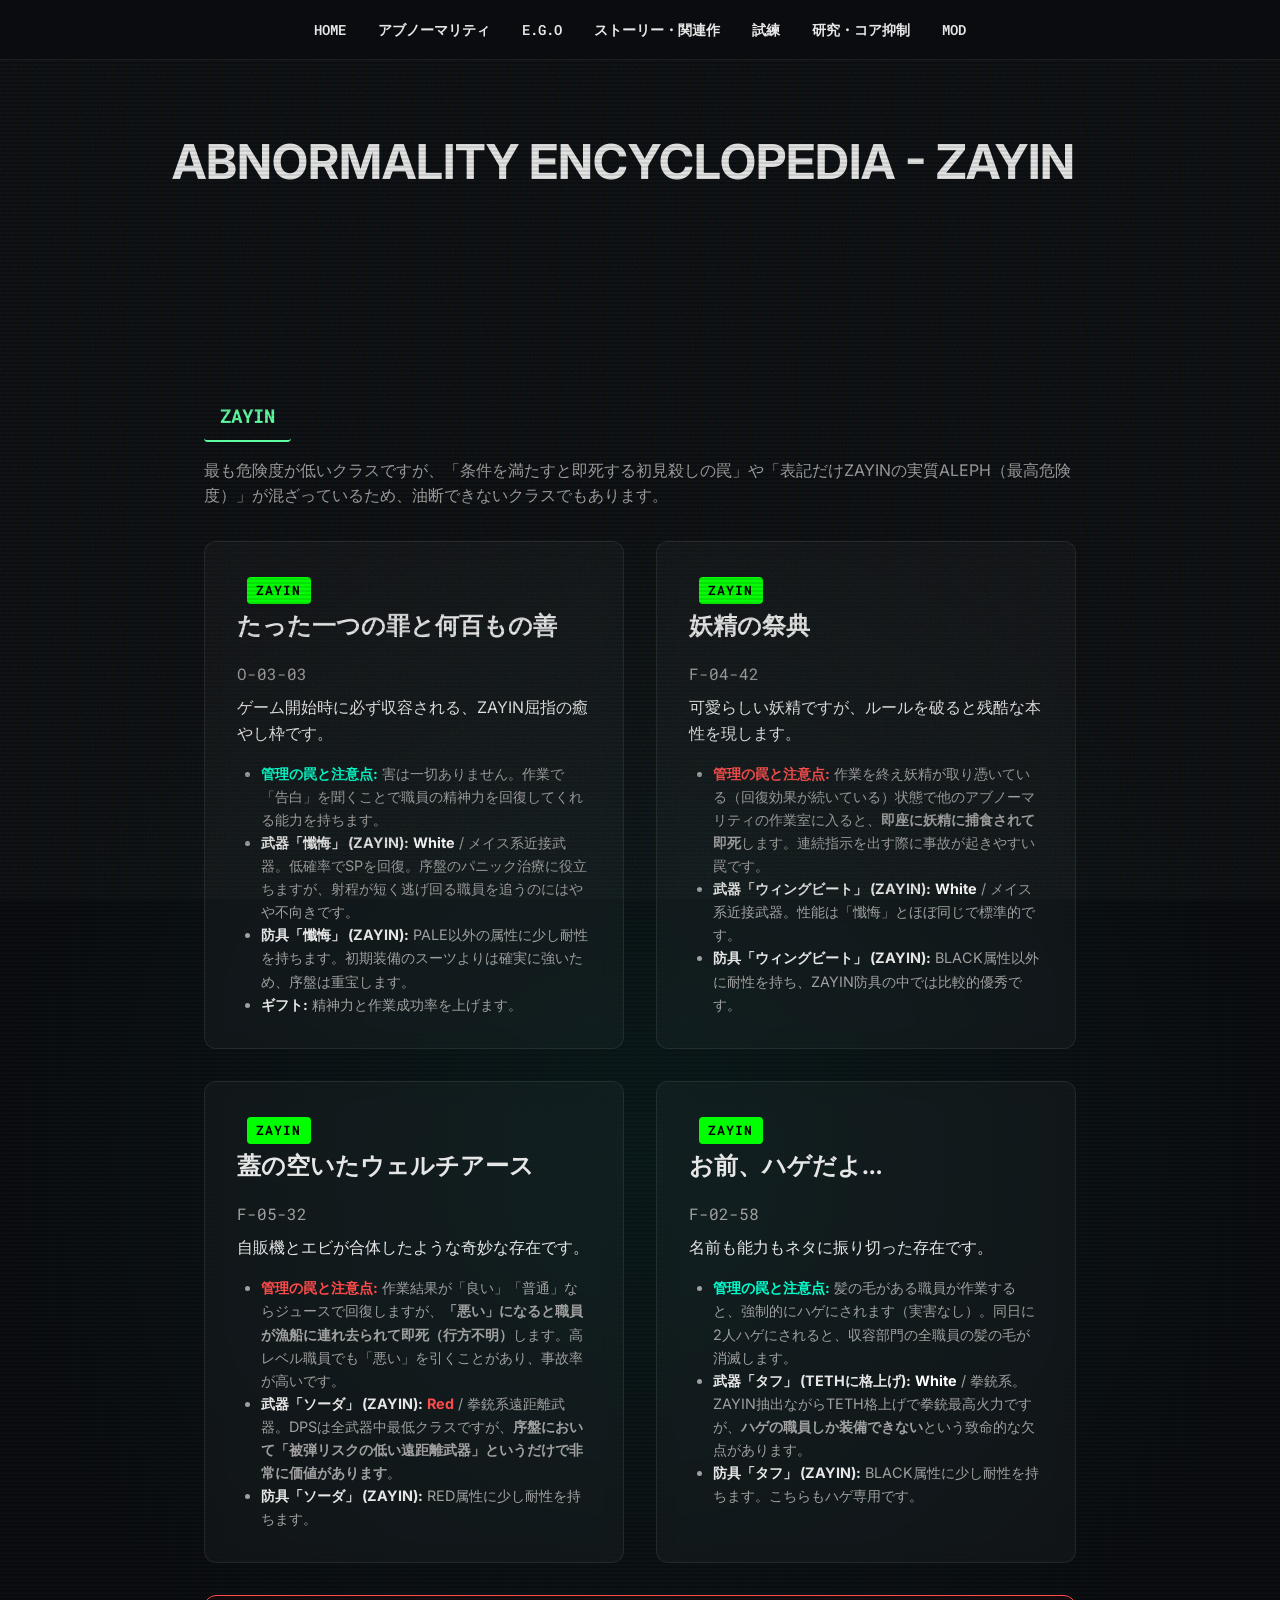
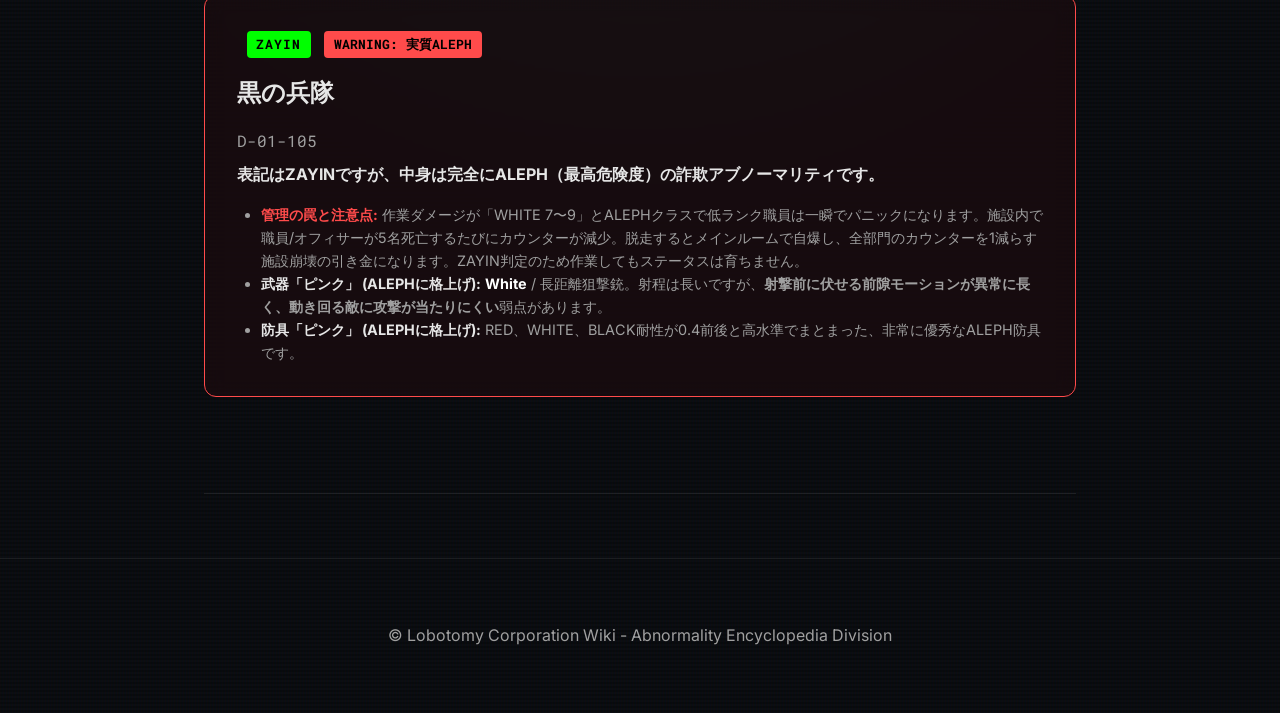
<file: abnormality_zayin.html>
<!DOCTYPE html>
<html lang="ja">
<head>
    <meta charset="UTF-8">
    <meta name="viewport" content="width=device-width, initial-scale=1.0">
    <title>アブノーマリティ図鑑 | Lobotomy Corporation Wiki</title>
    <link rel="stylesheet" href="index.css">
</head>
<body>
    <div class="scanline"></div>
    <div class="noise"></div>

    <nav class="main-nav">
        <div class="nav-container">
            <ul class="nav-list">
                <li class="nav-item"><a href="index.html">HOME</a></li>
                <li class="nav-item has-dropdown">
                    <a href="abnormality_zayin.html">アブノーマリティ</a>
                    <ul class="dropdown">
                        <li><a href="abnormality_zayin.html">ZAYIN</a></li>
                        <li><a href="abnormality_teth.html">TETH</a></li>
                        <li><a href="abnormality_he.html">HE</a></li>
                        <li><a href="abnormality_waw.html">WAW</a></li>
                        <li><a href="abnormality_aleph.html">ALEPH</a></li>
                        <li><a href="tool_list.html">ツール型 (Tool)</a></li>
                    </ul>
                </li>
                <li class="nav-item has-dropdown">
                    <a href="ego_list.html">E.G.O</a>
                    <ul class="dropdown">
                        <li><a href="gift_list.html">ギフト (Gift)</a></li>
                        <li><a href="ego_list.html">装備 (Equipment)</a></li>
                    </ul>
                </li>
                <li class="nav-item"><a href="story.html">ストーリー・関連作</a></li>
                <li class="nav-item"><a href="ordeals.html">試練</a></li>
                <li class="nav-item"><a href="suppression.html">研究・コア抑制</a></li>
                <li class="nav-item"><a href="mods.html">MOD</a></li>
            </ul>
        </div>
    </nav>

    <main class="container" style="padding-top: 4rem;">
        <h1 class="reveal" style="font-size: 3rem; margin-bottom: 2rem;">ABNORMALITY ENCYCLOPEDIA - ZAYIN</h1>
        
        <main class="container" style="padding-top: 4rem;">
        <section id="zayin">
            <h2 class="risk-header zayin reveal">ZAYIN</h2>
            <p class="reveal" style="color: var(--text-secondary); margin-bottom: 2rem;">最も危険度が低いクラスですが、「条件を満たすと即死する初見殺しの罠」や「表記だけZAYINの実質ALEPH（最高危険度）」が混ざっているため、油断できないクラスでもあります。</p>
            <div class="grid-2">
                <div class="card reveal">
                    
                    <span class="attr-tag tag-zayin">ZAYIN</span><h3>たった一つの罪と何百もの善</h3>
                    <p style="font-family: var(--font-mono); color: var(--text-secondary); margin-bottom: 0.5rem;">O-03-03</p>
                    <p>ゲーム開始時に必ず収容される、ZAYIN屈指の癒やし枠です。</p>
                    <ul style="margin-top: 1rem; padding-left: 1.5rem; font-size: 0.9rem; color: var(--text-secondary);">
                        <li><strong style="color: var(--accent-color);">管理の罠と注意点:</strong> 害は一切ありません。作業で「告白」を聞くことで職員の精神力を回復してくれる能力を持ちます。</li>
                        <li><strong style="color: var(--text-primary);">武器「懺悔」 (ZAYIN):</strong> <span class="attr-text-white">White</span> / メイス系近接武器。低確率でSPを回復。序盤のパニック治療に役立ちますが、射程が短く逃げ回る職員を追うのにはやや不向きです。</li>
                        <li><strong style="color: var(--text-primary);">防具「懺悔」 (ZAYIN):</strong> PALE以外の属性に少し耐性を持ちます。初期装備のスーツよりは確実に強いため、序盤は重宝します。</li>
                        <li><strong style="color: var(--text-primary);">ギフト:</strong> 精神力と作業成功率を上げます。</li>
                    </ul>
                </div>
                <div class="card reveal">
                    
                    <span class="attr-tag tag-zayin">ZAYIN</span><h3>妖精の祭典</h3>
                    <p style="font-family: var(--font-mono); color: var(--text-secondary); margin-bottom: 0.5rem;">F-04-42</p>
                    <p>可愛らしい妖精ですが、ルールを破ると残酷な本性を現します。</p>
                    <ul style="margin-top: 1rem; padding-left: 1.5rem; font-size: 0.9rem; color: var(--text-secondary);">
                        <li><strong style="color: var(--color-red);">管理の罠と注意点:</strong> 作業を終え妖精が取り憑いている（回復効果が続いている）状態で他のアブノーマリティの作業室に入ると、<strong>即座に妖精に捕食されて即死</strong>します。連続指示を出す際に事故が起きやすい罠です。</li>
                        <li><strong style="color: var(--text-primary);">武器「ウィングビート」 (ZAYIN):</strong> <span class="attr-text-white">White</span> / メイス系近接武器。性能は「懺悔」とほぼ同じで標準的です。</li>
                        <li><strong style="color: var(--text-primary);">防具「ウィングビート」 (ZAYIN):</strong> BLACK属性以外に耐性を持ち、ZAYIN防具の中では比較的優秀です。</li>
                    </ul>
                </div>
                <div class="card reveal">
                    
                    <span class="attr-tag tag-zayin">ZAYIN</span><h3>蓋の空いたウェルチアース</h3>
                    <p style="font-family: var(--font-mono); color: var(--text-secondary); margin-bottom: 0.5rem;">F-05-32</p>
                    <p>自販機とエビが合体したような奇妙な存在です。</p>
                    <ul style="margin-top: 1rem; padding-left: 1.5rem; font-size: 0.9rem; color: var(--text-secondary);">
                        <li><strong style="color: var(--color-red);">管理の罠と注意点:</strong> 作業結果が「良い」「普通」ならジュースで回復しますが、<strong>「悪い」になると職員が漁船に連れ去られて即死（行方不明）</strong>します。高レベル職員でも「悪い」を引くことがあり、事故率が高いです。</li>
                        <li><strong style="color: var(--text-primary);">武器「ソーダ」 (ZAYIN):</strong> <span class="attr-text-red">Red</span> / 拳銃系遠距離武器。DPSは全武器中最低クラスですが、<strong>序盤において「被弾リスクの低い遠距離武器」というだけで非常に価値があります</strong>。</li>
                        <li><strong style="color: var(--text-primary);">防具「ソーダ」 (ZAYIN):</strong> RED属性に少し耐性を持ちます。</li>
                    </ul>
                </div>
                <div class="card reveal">
                    
                    <span class="attr-tag tag-zayin">ZAYIN</span><h3>お前、ハゲだよ…</h3>
                    <p style="font-family: var(--font-mono); color: var(--text-secondary); margin-bottom: 0.5rem;">F-02-58</p>
                    <p>名前も能力もネタに振り切った存在です。</p>
                    <ul style="margin-top: 1rem; padding-left: 1.5rem; font-size: 0.9rem; color: var(--text-secondary);">
                        <li><strong style="color: var(--accent-color);">管理の罠と注意点:</strong> 髪の毛がある職員が作業すると、強制的にハゲにされます（実害なし）。同日に2人ハゲにされると、収容部門の全職員の髪の毛が消滅します。</li>
                        <li><strong style="color: var(--text-primary);">武器「タフ」 (TETHに格上げ):</strong> <span class="attr-text-white">White</span> / 拳銃系。ZAYIN抽出ながらTETH格上げで拳銃最高火力ですが、<strong>ハゲの職員しか装備できない</strong>という致命的な欠点があります。</li>
                        <li><strong style="color: var(--text-primary);">防具「タフ」 (ZAYIN):</strong> BLACK属性に少し耐性を持ちます。こちらもハゲ専用です。</li>
                    </ul>
                </div>
                <div class="card reveal" style="border-color: var(--color-red); background: rgba(255, 0, 0, 0.05); grid-column: 1 / -1;">
                   
                    <span class="attr-tag tag-zayin">ZAYIN</span> <span class="attr-tag tag-red">WARNING: 実質ALEPH</span>
                    <h3>黒の兵隊</h3>
                    <p style="font-family: var(--font-mono); color: var(--text-secondary); margin-bottom: 0.5rem;">D-01-105</p>
                    <p><strong>表記はZAYINですが、中身は完全にALEPH（最高危険度）の詐欺アブノーマリティです。</strong></p>
                    <ul style="margin-top: 1rem; padding-left: 1.5rem; font-size: 0.9rem; color: var(--text-secondary);">
                        <li><strong style="color: var(--color-red);">管理の罠と注意点:</strong> 作業ダメージが「WHITE 7〜9」とALEPHクラスで低ランク職員は一瞬でパニックになります。施設内で職員/オフィサーが5名死亡するたびにカウンターが減少。脱走するとメインルームで自爆し、全部門のカウンターを1減らす施設崩壊の引き金になります。ZAYIN判定のため作業してもステータスは育ちません。</li>
                        <li><strong style="color: var(--text-primary);">武器「ピンク」 (ALEPHに格上げ):</strong> <span class="attr-text-white">White</span> / 長距離狙撃銃。射程は長いですが、<strong>射撃前に伏せる前隙モーションが異常に長く、動き回る敵に攻撃が当たりにくい</strong>弱点があります。</li>
                        <li><strong style="color: var(--text-primary);">防具「ピンク」 (ALEPHに格上げ):</strong> RED、WHITE、BLACK耐性が0.4前後と高水準でまとまった、非常に優秀なALEPH防具です。</li>
                    </ul>
                </div>
            </div>
        </section>
    </main>
</section>
    </main>

    <footer style="padding: 4rem; text-align: center; color: var(--text-secondary); border-top: 1px solid var(--glass-border);">
        <p>&copy; Lobotomy Corporation Wiki - Abnormality Encyclopedia Division</p>
    </footer>

    <script src="main.js"></script>
</body>
</html>
</file>
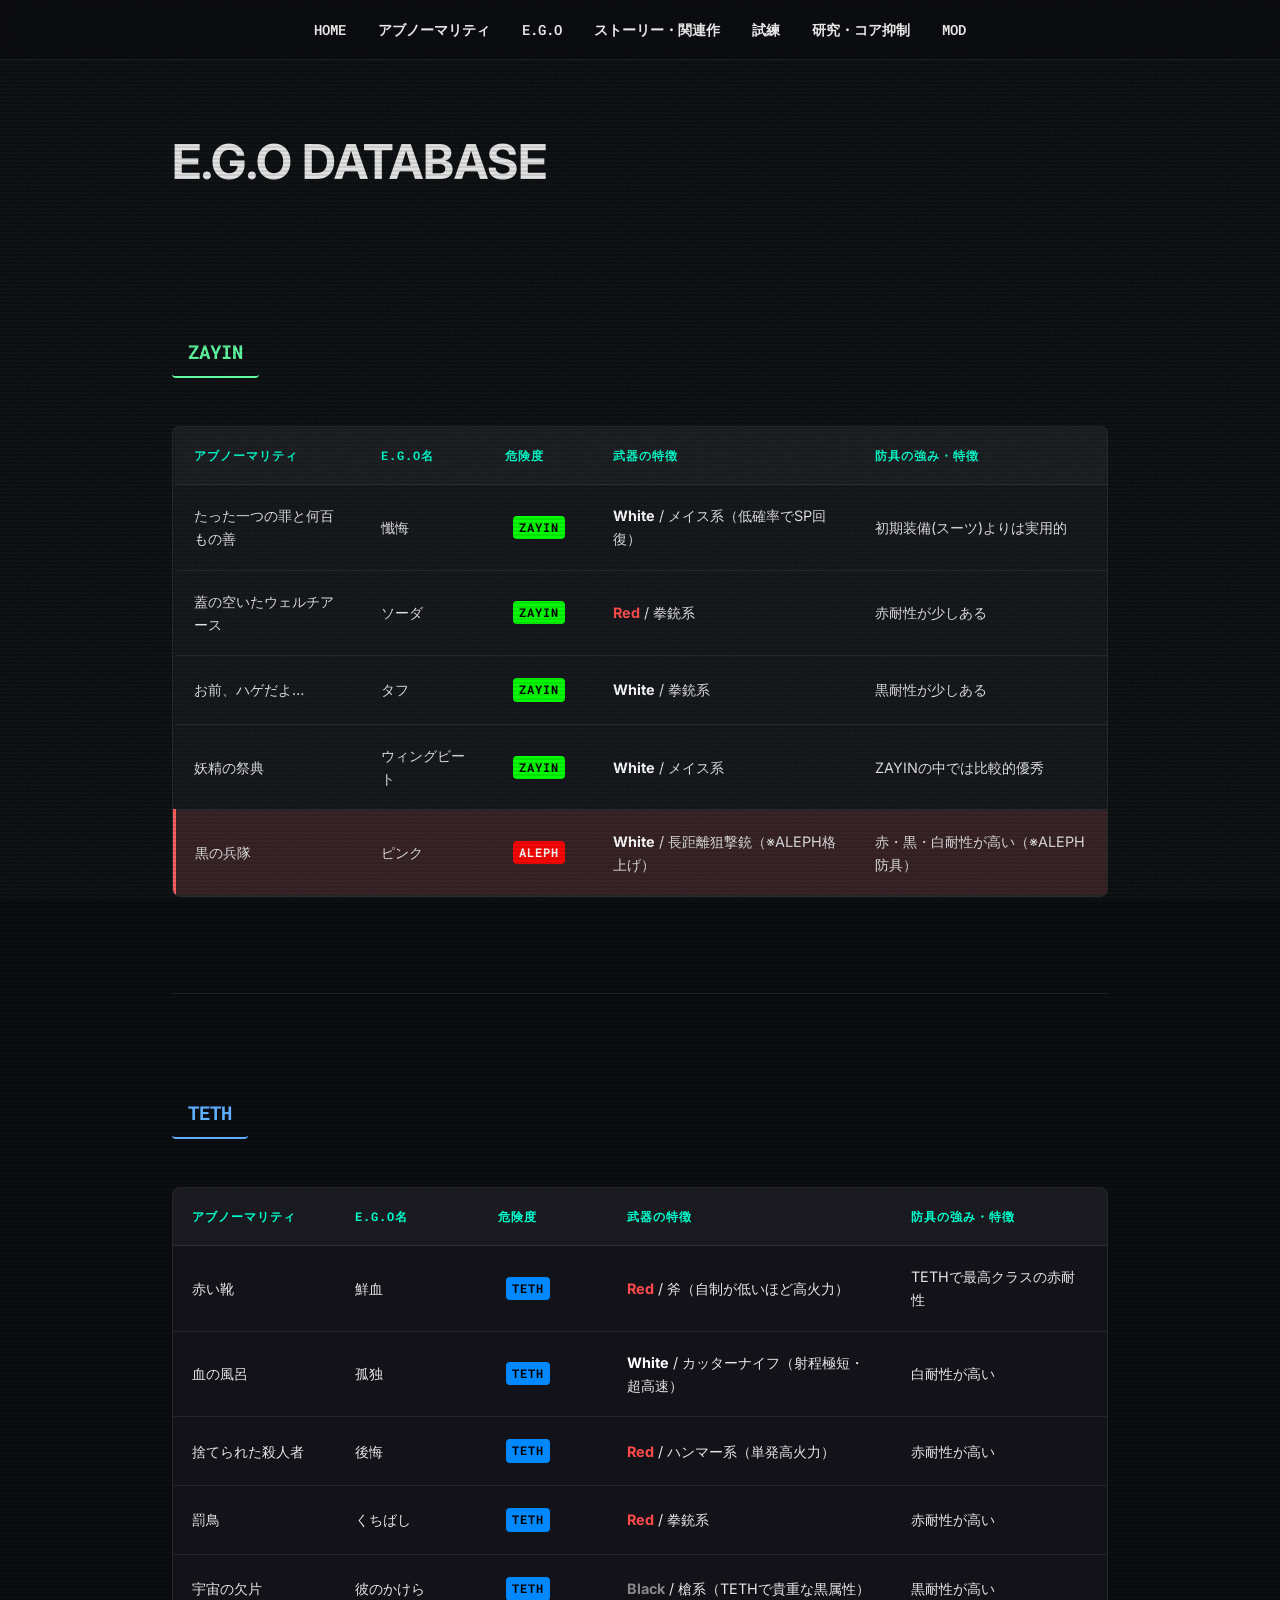
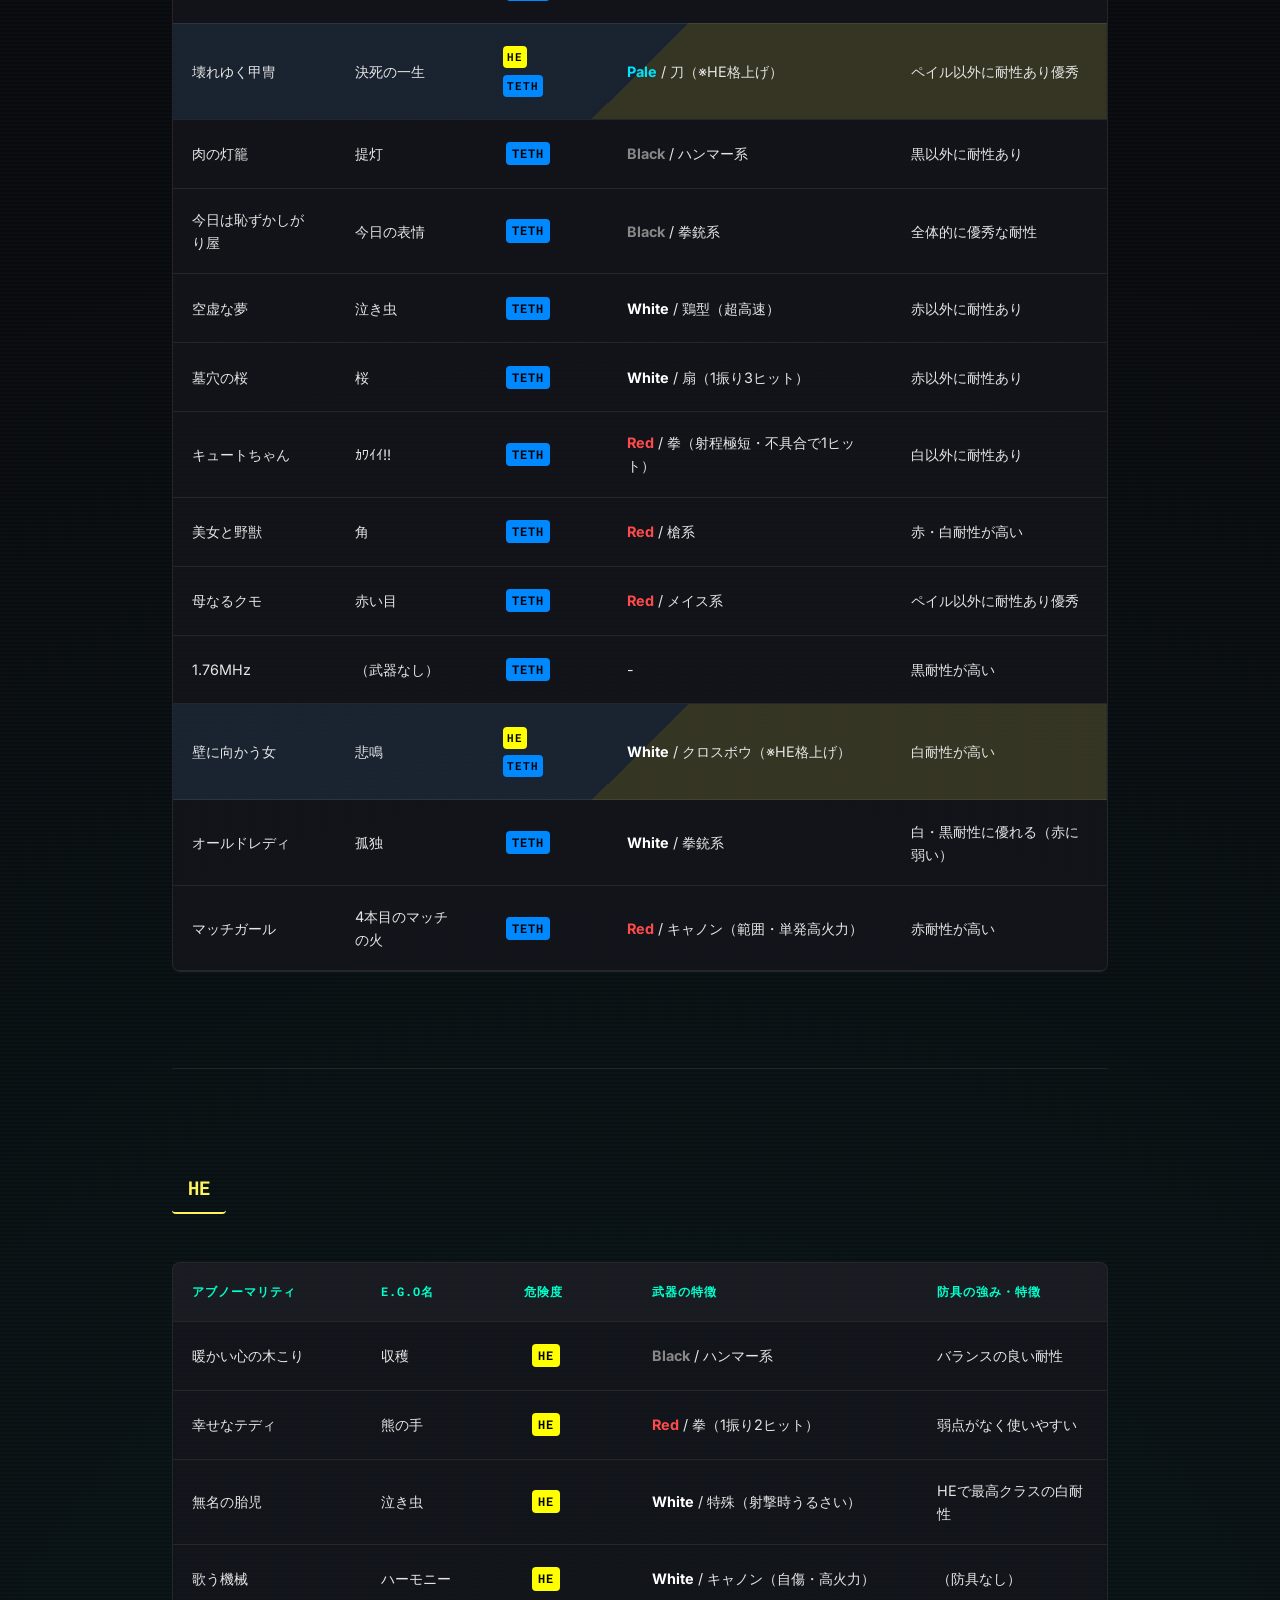
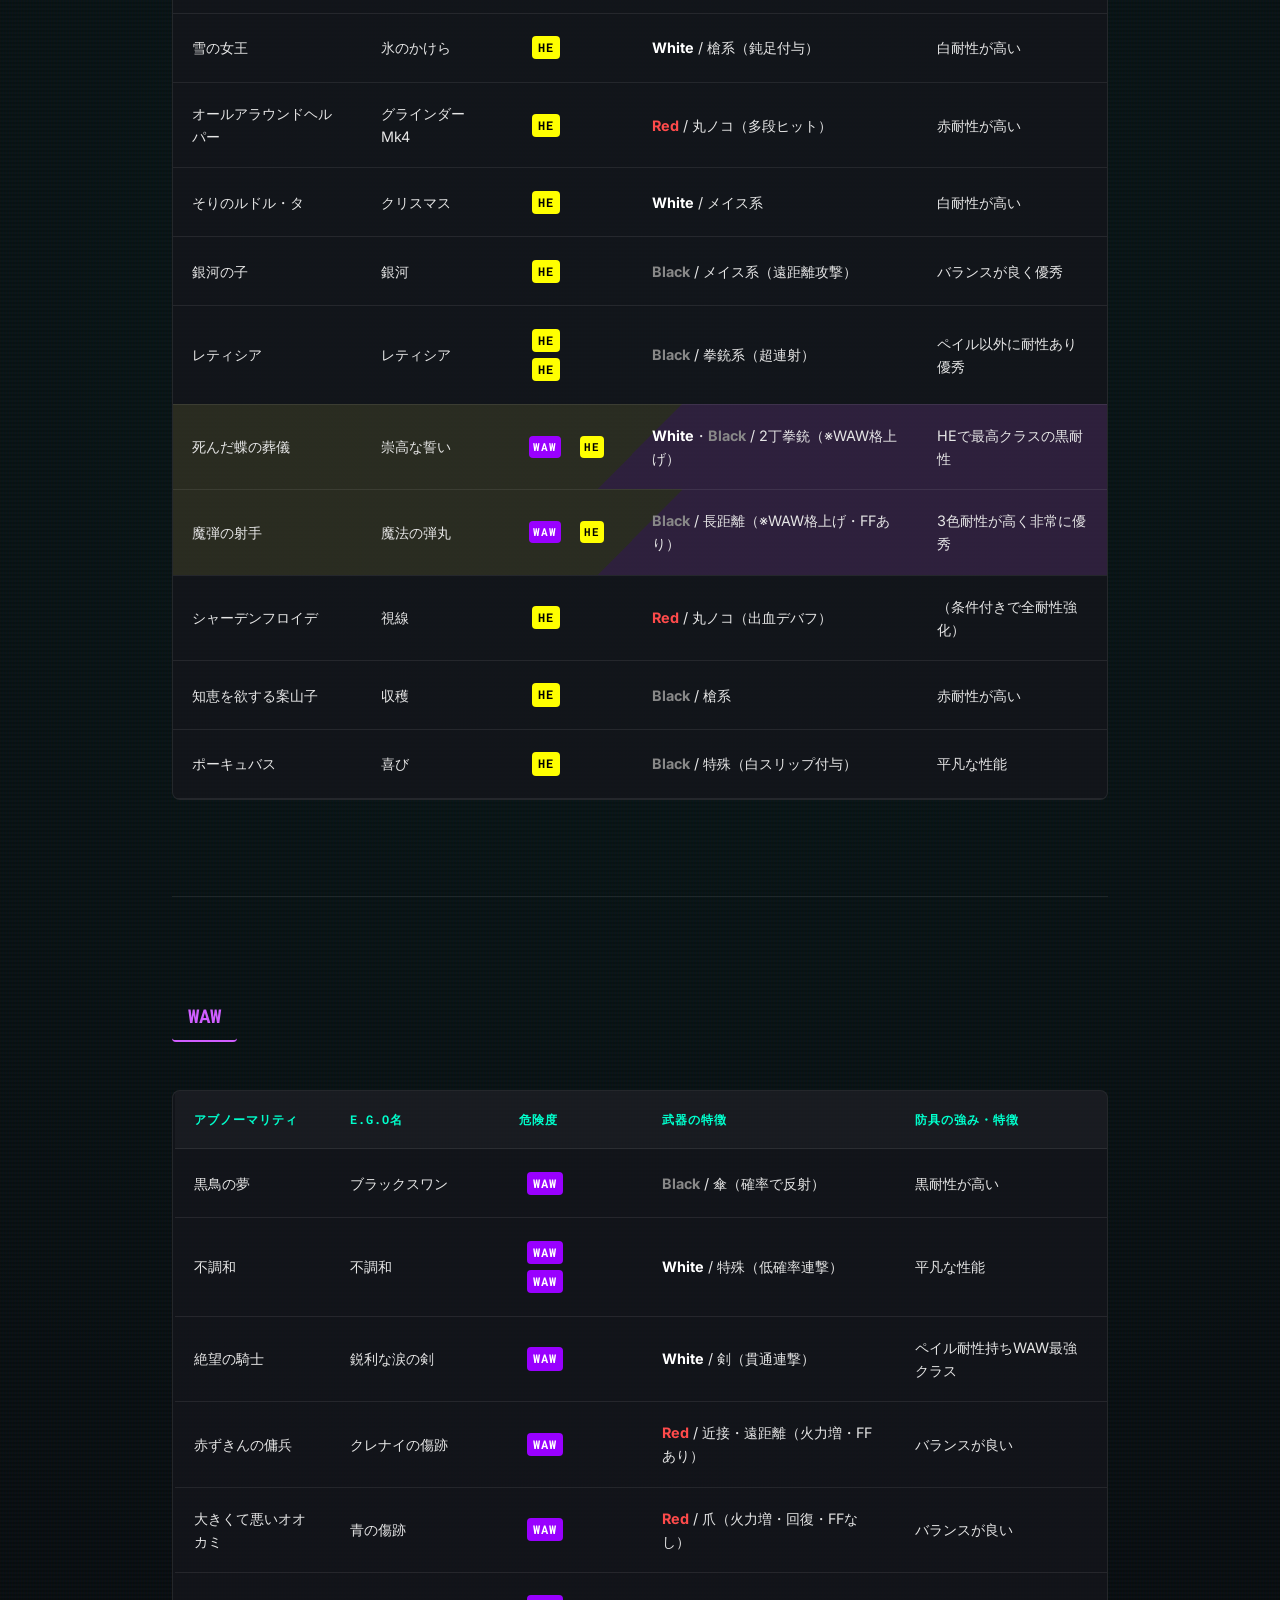
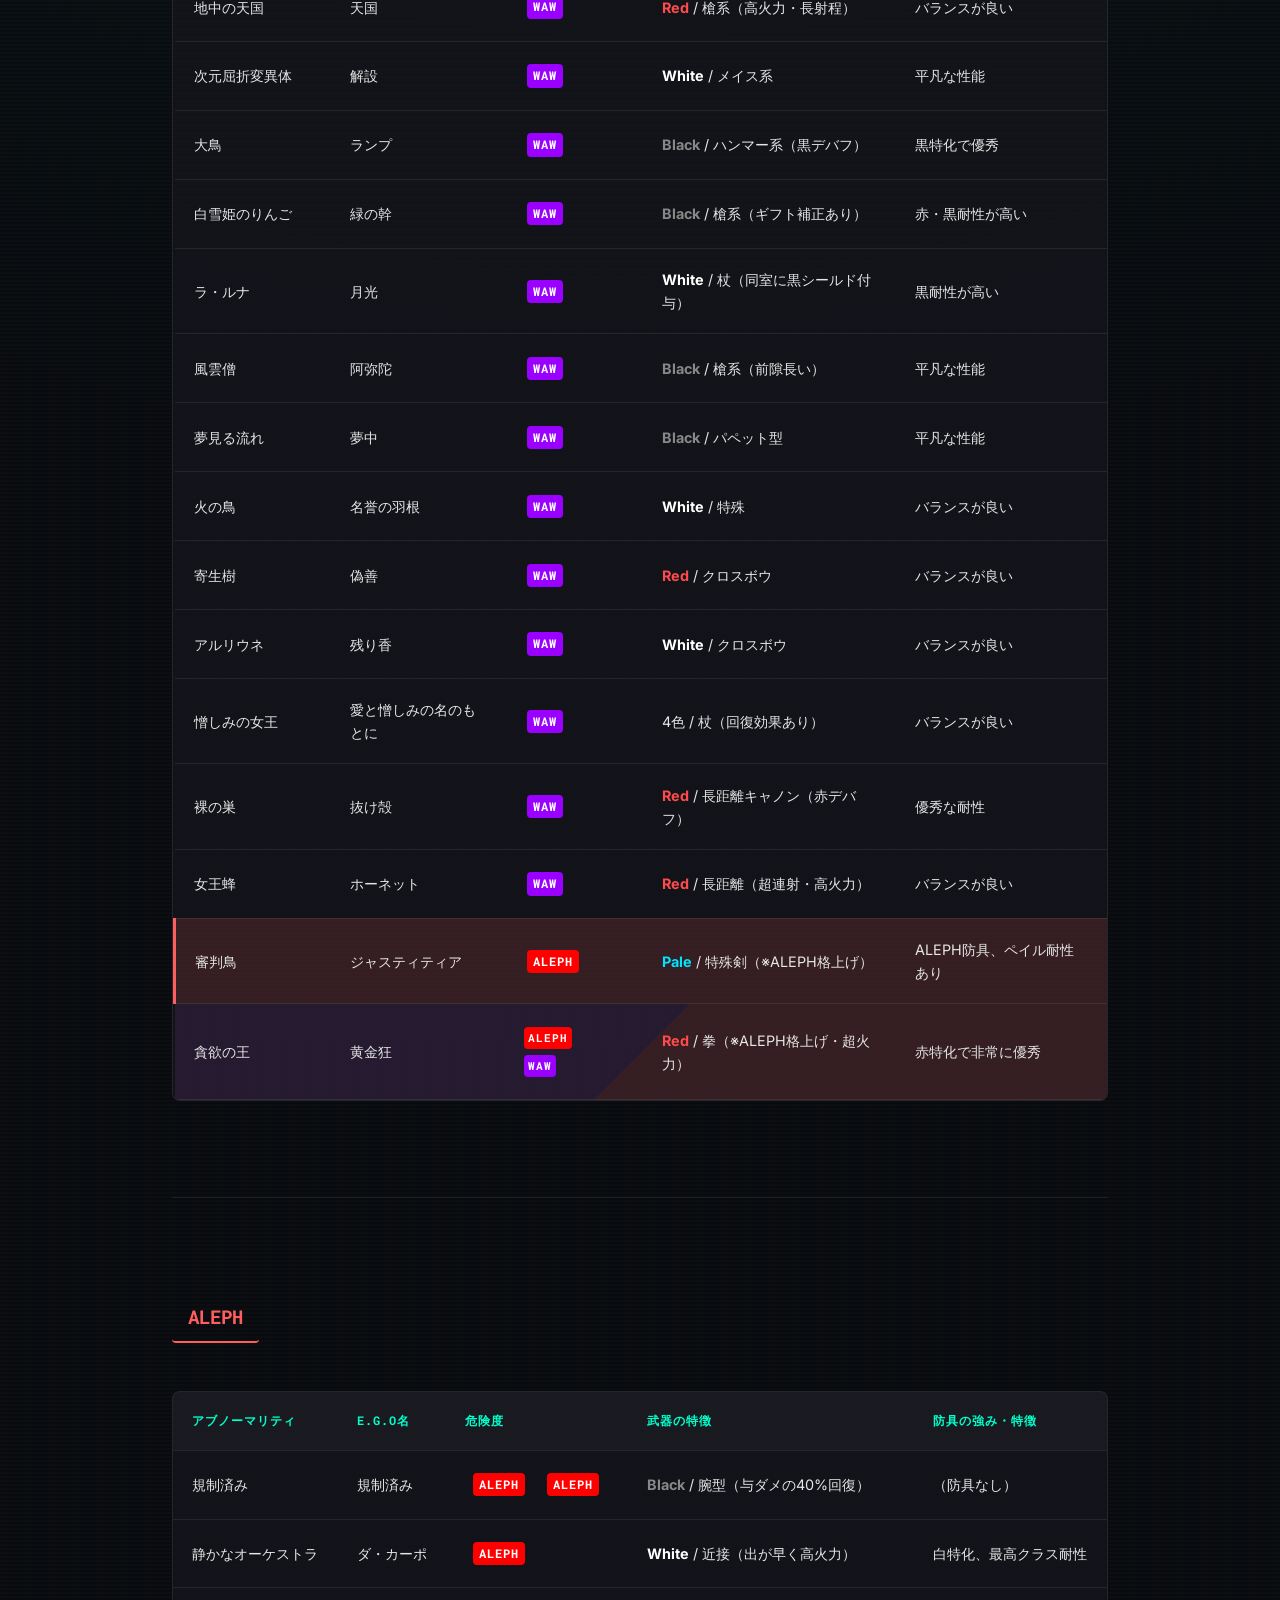
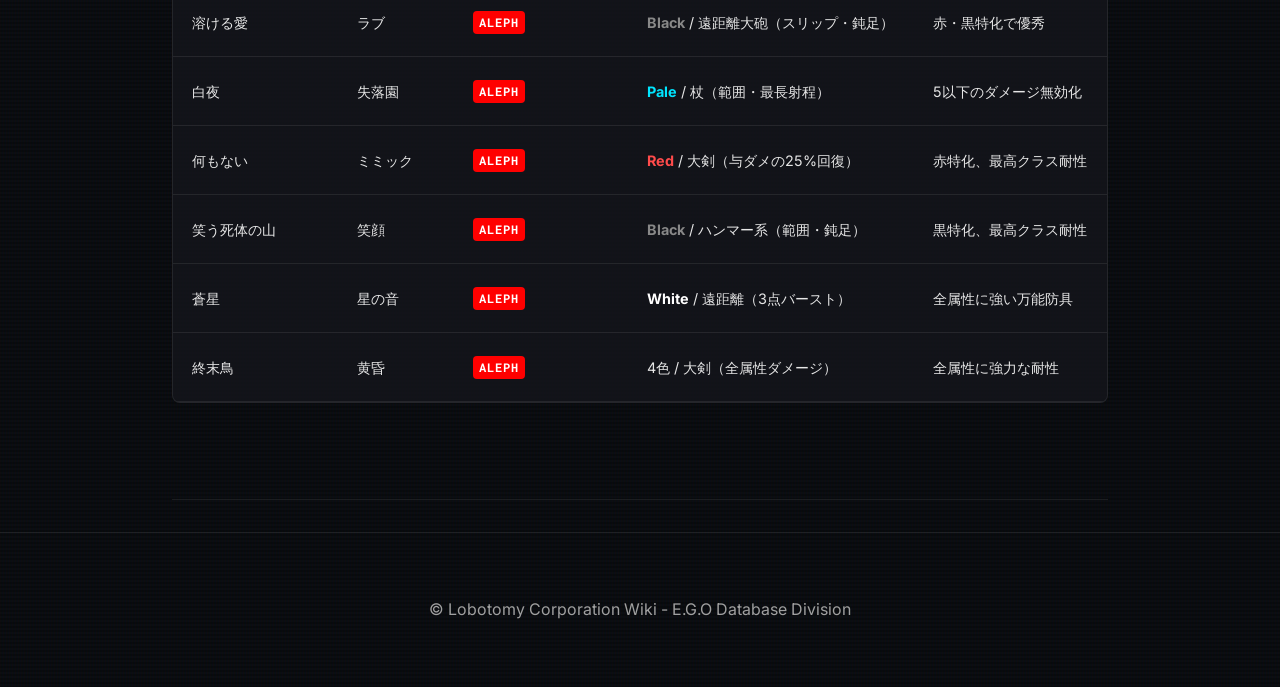
<file: ego_list.html>
<!DOCTYPE html>
<html lang="ja">
<head>
    <meta charset="UTF-8">
    <meta name="viewport" content="width=device-width, initial-scale=1.0">
    <title>E.G.O データベース | Lobotomy Corporation Wiki</title>
    <link rel="stylesheet" href="index.css">
</head>
<body>
    <div class="scanline"></div>
    <div class="noise"></div>

    <nav class="main-nav">
        <div class="nav-container">
            <ul class="nav-list">
                <li class="nav-item"><a href="index.html">HOME</a></li>
                <li class="nav-item has-dropdown">
                    <a href="abnormality_zayin.html">アブノーマリティ</a>
                    <ul class="dropdown">
                        <li><a href="abnormality_zayin.html">ZAYIN</a></li>
                        <li><a href="abnormality_teth.html">TETH</a></li>
                        <li><a href="abnormality_he.html">HE</a></li>
                        <li><a href="abnormality_waw.html">WAW</a></li>
                        <li><a href="abnormality_aleph.html">ALEPH</a></li>
                        <li><a href="tool_list.html">ツール型 (Tool)</a></li>
                    </ul>
                </li>
                <li class="nav-item has-dropdown">
                    <a href="ego_list.html">E.G.O</a>
                    <ul class="dropdown">
                        <li><a href="gift_list.html">ギフト (Gift)</a></li>
                        <li><a href="ego_list.html">装備 (Equipment)</a></li>
                    </ul>
                </li>
                <li class="nav-item"><a href="story.html">ストーリー・関連作</a></li>
                <li class="nav-item"><a href="ordeals.html">試練</a></li>
                <li class="nav-item"><a href="suppression.html">研究・コア抑制</a></li>
                <li class="nav-item"><a href="mods.html">MOD</a></li>
            </ul>
        </div>
    </nav>

    <main class="container" style="padding-top: 4rem;">
        <h1 class="reveal" style="font-size: 3rem; margin-bottom: 2rem;">E.G.O DATABASE</h1>
        
        <!-- ZAYIN -->
        <section id="zayin">
            <h2 class="risk-header zayin reveal">ZAYIN</h2>
            <div class="data-table-container reveal">
                <table class="data-table">
                    <thead>
                        <tr>
                            <th>アブノーマリティ</th>
                            <th>E.G.O名</th>
                            <th>危険度</th>
                            <th>武器の特徴</th>
                            <th>防具の強み・特徴</th>
                        </tr>
                    </thead>
                    <tbody>
                        <tr><td>たった一つの罪と何百もの善</td><td>懺悔</td><td><span class="attr-tag tag-zayin" style="margin-left:8px;padding:2px 6px;font-size:0.75rem;">ZAYIN</span></td><td><span class="attr-text-white">White</span> / メイス系（低確率でSP回復）</td><td>初期装備(スーツ)よりは実用的</td></tr>
                        <tr><td>蓋の空いたウェルチアース</td><td>ソーダ</td><td><span class="attr-tag tag-zayin" style="margin-left:8px;padding:2px 6px;font-size:0.75rem;">ZAYIN</span></td><td><span class="attr-text-red">Red</span> / 拳銃系</td><td>赤耐性が少しある</td></tr>
                        <tr><td>お前、ハゲだよ…</td><td>タフ</td><td><span class="attr-tag tag-zayin" style="margin-left:8px;padding:2px 6px;font-size:0.75rem;">ZAYIN</span></td><td><span class="attr-text-white">White</span> / 拳銃系</td><td>黒耐性が少しある</td></tr>
                        <tr><td>妖精の祭典</td><td>ウィングビート</td><td><span class="attr-tag tag-zayin" style="margin-left:8px;padding:2px 6px;font-size:0.75rem;">ZAYIN</span></td><td><span class="attr-text-white">White</span> / メイス系</td><td>ZAYINの中では比較的優秀</td></tr>
                        <tr class="bg-aleph"><td>黒の兵隊</td><td>ピンク</td><td><span class="attr-tag tag-aleph" style="margin-left:8px;padding:2px 6px;font-size:0.75rem;">ALEPH</span></td><td><span class="attr-text-white">White</span> / 長距離狙撃銃（※ALEPH格上げ）</td><td>赤・黒・白耐性が高い（※ALEPH防具）</td></tr>
                    </tbody>
                </table>
            </div>
        </section>

        <!-- TETH -->
        <section id="teth">
            <h2 class="risk-header teth reveal">TETH</h2>
            <div class="data-table-container reveal">
                <table class="data-table">
                    <thead>
                        <tr>
                            <th>アブノーマリティ</th>
                            <th>E.G.O名</th>
                            <th>危険度</th>
                            <th>武器の特徴</th>
                            <th>防具の強み・特徴</th>
                        </tr>
                    </thead>
                    <tbody>
                        <tr><td>赤い靴</td><td>鮮血</td><td><span class="attr-tag tag-teth" style="margin-left:8px;padding:2px 6px;font-size:0.75rem;">TETH</span></td><td><span class="attr-text-red">Red</span> / 斧（自制が低いほど高火力）</td><td>TETHで最高クラスの赤耐性</td></tr>
                        <tr><td>血の風呂</td><td>孤独</td><td><span class="attr-tag tag-teth" style="margin-left:8px;padding:2px 6px;font-size:0.75rem;">TETH</span></td><td><span class="attr-text-white">White</span> / カッターナイフ（射程極短・超高速）</td><td>白耐性が高い</td></tr>
                        <tr><td>捨てられた殺人者</td><td>後悔</td><td><span class="attr-tag tag-teth" style="margin-left:8px;padding:2px 6px;font-size:0.75rem;">TETH</span></td><td><span class="attr-text-red">Red</span> / ハンマー系（単発高火力）</td><td>赤耐性が高い</td></tr>
                        <tr><td>罰鳥</td><td>くちばし</td><td><span class="attr-tag tag-teth" style="margin-left:8px;padding:2px 6px;font-size:0.75rem;">TETH</span></td><td><span class="attr-text-red">Red</span> / 拳銃系</td><td>赤耐性が高い</td></tr>
                        <tr><td>宇宙の欠片</td><td>彼のかけら</td><td><span class="attr-tag tag-teth" style="margin-left:8px;padding:2px 6px;font-size:0.75rem;">TETH</span></td><td><span class="attr-text-black">Black</span> / 槍系（TETHで貴重な黒属性）</td><td>黒耐性が高い</td></tr>
                        <tr class="bg-half-teth-he"><td>壊れゆく甲冑</td><td>決死の一生</td><td><span class="attr-tag tag-he" style="margin-left:5px;padding:2px 4px;font-size:0.7rem;">HE</span> <span class="attr-tag tag-teth" style="margin-left:5px;padding:2px 4px;font-size:0.7rem;">TETH</span></td><td><span class="attr-text-pale">Pale</span> / 刀（※HE格上げ）</td><td>ペイル以外に耐性あり優秀</td></tr>
                        <tr><td>肉の灯籠</td><td>提灯</td><td><span class="attr-tag tag-teth" style="margin-left:8px;padding:2px 6px;font-size:0.75rem;">TETH</span></td><td><span class="attr-text-black">Black</span> / ハンマー系</td><td>黒以外に耐性あり</td></tr>
                        <tr><td>今日は恥ずかしがり屋</td><td>今日の表情</td><td><span class="attr-tag tag-teth" style="margin-left:8px;padding:2px 6px;font-size:0.75rem;">TETH</span></td><td><span class="attr-text-black">Black</span> / 拳銃系</td><td>全体的に優秀な耐性</td></tr>
                        <tr><td>空虚な夢</td><td>泣き虫</td><td><span class="attr-tag tag-teth" style="margin-left:8px;padding:2px 6px;font-size:0.75rem;">TETH</span></td><td><span class="attr-text-white">White</span> / 鶏型（超高速）</td><td>赤以外に耐性あり</td></tr>
                        <tr><td>墓穴の桜</td><td>桜</td><td><span class="attr-tag tag-teth" style="margin-left:8px;padding:2px 6px;font-size:0.75rem;">TETH</span></td><td><span class="attr-text-white">White</span> / 扇（1振り3ヒット）</td><td>赤以外に耐性あり</td></tr>
                        <tr><td>キュートちゃん</td><td>ｶﾜｲｲ!!</td><td><span class="attr-tag tag-teth" style="margin-left:8px;padding:2px 6px;font-size:0.75rem;">TETH</span></td><td><span class="attr-text-red">Red</span> / 拳（射程極短・不具合で1ヒット）</td><td>白以外に耐性あり</td></tr>
                        <tr><td>美女と野獣</td><td>角</td><td><span class="attr-tag tag-teth" style="margin-left:8px;padding:2px 6px;font-size:0.75rem;">TETH</span></td><td><span class="attr-text-red">Red</span> / 槍系</td><td>赤・白耐性が高い</td></tr>
                        <tr><td>母なるクモ</td><td>赤い目</td><td><span class="attr-tag tag-teth" style="margin-left:8px;padding:2px 6px;font-size:0.75rem;">TETH</span></td><td><span class="attr-text-red">Red</span> / メイス系</td><td>ペイル以外に耐性あり優秀</td></tr>
                        <tr><td>1.76MHz</td><td>（武器なし）</td><td><span class="attr-tag tag-teth" style="margin-left:8px;padding:2px 6px;font-size:0.75rem;">TETH</span></td><td>-</td><td>黒耐性が高い</td></tr>
                        <tr class="bg-half-teth-he"><td>壁に向かう女</td><td>悲鳴</td><td><span class="attr-tag tag-he" style="margin-left:5px;padding:2px 4px;font-size:0.7rem;">HE</span> <span class="attr-tag tag-teth" style="margin-left:5px;padding:2px 4px;font-size:0.7rem;">TETH</span></td><td><span class="attr-text-white">White</span> / クロスボウ（※HE格上げ）</td><td>白耐性が高い</td></tr>
                        <tr><td>オールドレディ</td><td>孤独</td><td><span class="attr-tag tag-teth" style="margin-left:8px;padding:2px 6px;font-size:0.75rem;">TETH</span></td><td><span class="attr-text-white">White</span> / 拳銃系</td><td>白・黒耐性に優れる（赤に弱い）</td></tr>
                        <tr><td>マッチガール</td><td>4本目のマッチの火</td><td><span class="attr-tag tag-teth" style="margin-left:8px;padding:2px 6px;font-size:0.75rem;">TETH</span></td><td><span class="attr-text-red">Red</span> / キャノン（範囲・単発高火力）</td><td>赤耐性が高い</td></tr>
                    </tbody>
                </table>
            </div>
        </section>

        <!-- HE -->
        <section id="he">
            <h2 class="risk-header he reveal">HE</h2>
            <div class="data-table-container reveal">
                <table class="data-table">
                    <thead>
                        <tr>
                            <th>アブノーマリティ</th>
                            <th>E.G.O名</th>
                            <th>危険度</th>
                            <th>武器の特徴</th>
                            <th>防具の強み・特徴</th>
                        </tr>
                    </thead>
                    <tbody>
                        <tr><td>暖かい心の木こり</td><td>収穫</td><td><span class="attr-tag tag-he" style="margin-left:8px;padding:2px 6px;font-size:0.75rem;">HE</span></td><td><span class="attr-text-black">Black</span> / ハンマー系</td><td>バランスの良い耐性</td></tr>
                        <tr><td>幸せなテディ</td><td>熊の手</td><td><span class="attr-tag tag-he" style="margin-left:8px;padding:2px 6px;font-size:0.75rem;">HE</span></td><td><span class="attr-text-red">Red</span> / 拳（1振り2ヒット）</td><td>弱点がなく使いやすい</td></tr>
                        <tr><td>無名の胎児</td><td>泣き虫</td><td><span class="attr-tag tag-he" style="margin-left:8px;padding:2px 6px;font-size:0.75rem;">HE</span></td><td><span class="attr-text-white">White</span> / 特殊（射撃時うるさい）</td><td>HEで最高クラスの白耐性</td></tr>
                        <tr><td>歌う機械</td><td>ハーモニー</td><td><span class="attr-tag tag-he" style="margin-left:8px;padding:2px 6px;font-size:0.75rem;">HE</span></td><td><span class="attr-text-white">White</span> / キャノン（自傷・高火力）</td><td>（防具なし）</td></tr>
                        <tr><td>雪の女王</td><td>氷のかけら</td><td><span class="attr-tag tag-he" style="margin-left:8px;padding:2px 6px;font-size:0.75rem;">HE</span></td><td><span class="attr-text-white">White</span> / 槍系（鈍足付与）</td><td>白耐性が高い</td></tr>
                        <tr><td>オールアラウンドヘルパー</td><td>グラインダーMk4</td><td><span class="attr-tag tag-he" style="margin-left:8px;padding:2px 6px;font-size:0.75rem;">HE</span></td><td><span class="attr-text-red">Red</span> / 丸ノコ（多段ヒット）</td><td>赤耐性が高い</td></tr>
                        <tr><td>そりのルドル・タ</td><td>クリスマス</td><td><span class="attr-tag tag-he" style="margin-left:8px;padding:2px 6px;font-size:0.75rem;">HE</span></td><td><span class="attr-text-white">White</span> / メイス系</td><td>白耐性が高い</td></tr>
                        <tr><td>銀河の子</td><td>銀河</td><td><span class="attr-tag tag-he" style="margin-left:8px;padding:2px 6px;font-size:0.75rem;">HE</span></td><td><span class="attr-text-black">Black</span> / メイス系（遠距離攻撃）</td><td>バランスが良く優秀</td></tr>
                        <tr><td>レティシア</td><td>レティシア</td><td><span class="attr-tag tag-he" style="margin-left:8px;padding:2px 6px;font-size:0.75rem;">HE</span> <span class="attr-tag tag-he" style="margin-left:8px;padding:2px 6px;font-size:0.75rem;">HE</span></td><td><span class="attr-text-black">Black</span> / 拳銃系（超連射）</td><td>ペイル以外に耐性あり優秀</td></tr>
                        <tr class="bg-half-he-waw"><td>死んだ蝶の葬儀</td><td>崇高な誓い</td><td><span class="attr-tag tag-waw" style="margin-left:5px;padding:2px 4px;font-size:0.7rem;">WAW</span> <span class="attr-tag tag-he" style="margin-left:5px;padding:2px 4px;font-size:0.7rem;">HE</span></td><td><span class="attr-text-white">White</span>・<span class="attr-text-black">Black</span> / 2丁拳銃（※WAW格上げ）</td><td>HEで最高クラスの黒耐性</td></tr>
                        <tr class="bg-half-he-waw"><td>魔弾の射手</td><td>魔法の弾丸</td><td><span class="attr-tag tag-waw" style="margin-left:5px;padding:2px 4px;font-size:0.7rem;">WAW</span> <span class="attr-tag tag-he" style="margin-left:5px;padding:2px 4px;font-size:0.7rem;">HE</span></td><td><span class="attr-text-black">Black</span> / 長距離（※WAW格上げ・FFあり）</td><td>3色耐性が高く非常に優秀</td></tr>
                        <tr><td>シャーデンフロイデ</td><td>視線</td><td><span class="attr-tag tag-he" style="margin-left:8px;padding:2px 6px;font-size:0.75rem;">HE</span></td><td><span class="attr-text-red">Red</span> / 丸ノコ（出血デバフ）</td><td>（条件付きで全耐性強化）</td></tr>
                        <tr><td>知恵を欲する案山子</td><td>収穫</td><td><span class="attr-tag tag-he" style="margin-left:8px;padding:2px 6px;font-size:0.75rem;">HE</span></td><td><span class="attr-text-black">Black</span> / 槍系</td><td>赤耐性が高い</td></tr>
                        <tr><td>ポーキュバス</td><td>喜び</td><td><span class="attr-tag tag-he" style="margin-left:8px;padding:2px 6px;font-size:0.75rem;">HE</span></td><td><span class="attr-text-black">Black</span> / 特殊（白スリップ付与）</td><td>平凡な性能</td></tr>
                    </tbody>
                </table>
            </div>
        </section>

        <!-- WAW -->
        <section id="waw">
            <h2 class="risk-header waw reveal">WAW</h2>
            <div class="data-table-container reveal">
                <table class="data-table">
                    <thead>
                        <tr>
                            <th>アブノーマリティ</th>
                            <th>E.G.O名</th>
                            <th>危険度</th>
                            <th>武器の特徴</th>
                            <th>防具の強み・特徴</th>
                        </tr>
                    </thead>
                    <tbody>
                        <tr><td>黒鳥の夢</td><td>ブラックスワン</td><td><span class="attr-tag tag-waw" style="margin-left:8px;padding:2px 6px;font-size:0.75rem;">WAW</span></td><td><span class="attr-text-black">Black</span> / 傘（確率で反射）</td><td>黒耐性が高い</td></tr>
                        <tr><td>不調和</td><td>不調和</td><td><span class="attr-tag tag-waw" style="margin-left:8px;padding:2px 6px;font-size:0.75rem;">WAW</span> <span class="attr-tag tag-waw" style="margin-left:8px;padding:2px 6px;font-size:0.75rem;">WAW</span></td><td><span class="attr-text-white">White</span> / 特殊（低確率連撃）</td><td>平凡な性能</td></tr>
                        <tr><td>絶望の騎士</td><td>鋭利な涙の剣</td><td><span class="attr-tag tag-waw" style="margin-left:8px;padding:2px 6px;font-size:0.75rem;">WAW</span></td><td><span class="attr-text-white">White</span> / 剣（貫通連撃）</td><td>ペイル耐性持ちWAW最強クラス</td></tr>
                        <tr><td>赤ずきんの傭兵</td><td>クレナイの傷跡</td><td><span class="attr-tag tag-waw" style="margin-left:8px;padding:2px 6px;font-size:0.75rem;">WAW</span></td><td><span class="attr-text-red">Red</span> / 近接・遠距離（火力増・FFあり）</td><td>バランスが良い</td></tr>
                        <tr><td>大きくて悪いオオカミ</td><td>青の傷跡</td><td><span class="attr-tag tag-waw" style="margin-left:8px;padding:2px 6px;font-size:0.75rem;">WAW</span></td><td><span class="attr-text-red">Red</span> / 爪（火力増・回復・FFなし）</td><td>バランスが良い</td></tr>
                        <tr><td>地中の天国</td><td>天国</td><td><span class="attr-tag tag-waw" style="margin-left:8px;padding:2px 6px;font-size:0.75rem;">WAW</span></td><td><span class="attr-text-red">Red</span> / 槍系（高火力・長射程）</td><td>バランスが良い</td></tr>
                        <tr><td>次元屈折変異体</td><td>解設</td><td><span class="attr-tag tag-waw" style="margin-left:8px;padding:2px 6px;font-size:0.75rem;">WAW</span></td><td><span class="attr-text-white">White</span> / メイス系</td><td>平凡な性能</td></tr>
                        <tr><td>大鳥</td><td>ランプ</td><td><span class="attr-tag tag-waw" style="margin-left:8px;padding:2px 6px;font-size:0.75rem;">WAW</span></td><td><span class="attr-text-black">Black</span> / ハンマー系（黒デバフ）</td><td>黒特化で優秀</td></tr>
                        <tr><td>白雪姫のりんご</td><td>緑の幹</td><td><span class="attr-tag tag-waw" style="margin-left:8px;padding:2px 6px;font-size:0.75rem;">WAW</span></td><td><span class="attr-text-black">Black</span> / 槍系（ギフト補正あり）</td><td>赤・黒耐性が高い</td></tr>
                        <tr><td>ラ・ルナ</td><td>月光</td><td><span class="attr-tag tag-waw" style="margin-left:8px;padding:2px 6px;font-size:0.75rem;">WAW</span></td><td><span class="attr-text-white">White</span> / 杖（同室に黒シールド付与）</td><td>黒耐性が高い</td></tr>
                        <tr><td>風雲僧</td><td>阿弥陀</td><td><span class="attr-tag tag-waw" style="margin-left:8px;padding:2px 6px;font-size:0.75rem;">WAW</span></td><td><span class="attr-text-black">Black</span> / 槍系（前隙長い）</td><td>平凡な性能</td></tr>
                        <tr><td>夢見る流れ</td><td>夢中</td><td><span class="attr-tag tag-waw" style="margin-left:8px;padding:2px 6px;font-size:0.75rem;">WAW</span></td><td><span class="attr-text-black">Black</span> / パペット型</td><td>平凡な性能</td></tr>
                        <tr><td>火の鳥</td><td>名誉の羽根</td><td><span class="attr-tag tag-waw" style="margin-left:8px;padding:2px 6px;font-size:0.75rem;">WAW</span></td><td><span class="attr-text-white">White</span> / 特殊</td><td>バランスが良い</td></tr>
                        <tr><td>寄生樹</td><td>偽善</td><td><span class="attr-tag tag-waw" style="margin-left:8px;padding:2px 6px;font-size:0.75rem;">WAW</span></td><td><span class="attr-text-red">Red</span> / クロスボウ</td><td>バランスが良い</td></tr>
                        <tr><td>アルリウネ</td><td>残り香</td><td><span class="attr-tag tag-waw" style="margin-left:8px;padding:2px 6px;font-size:0.75rem;">WAW</span></td><td><span class="attr-text-white">White</span> / クロスボウ</td><td>バランスが良い</td></tr>
                        <tr><td>憎しみの女王</td><td>愛と憎しみの名のもとに</td><td><span class="attr-tag tag-waw" style="margin-left:8px;padding:2px 6px;font-size:0.75rem;">WAW</span></td><td>4色 / 杖（回復効果あり）</td><td>バランスが良い</td></tr>
                        <tr><td>裸の巣</td><td>抜け殻</td><td><span class="attr-tag tag-waw" style="margin-left:8px;padding:2px 6px;font-size:0.75rem;">WAW</span></td><td><span class="attr-text-red">Red</span> / 長距離キャノン（赤デバフ）</td><td>優秀な耐性</td></tr>
                        <tr><td>女王蜂</td><td>ホーネット</td><td><span class="attr-tag tag-waw" style="margin-left:8px;padding:2px 6px;font-size:0.75rem;">WAW</span></td><td><span class="attr-text-red">Red</span> / 長距離（超連射・高火力）</td><td>バランスが良い</td></tr>
                        <tr class="bg-aleph"><td>審判鳥</td><td>ジャスティティア</td><td><span class="attr-tag tag-aleph" style="margin-left:8px;padding:2px 6px;font-size:0.75rem;">ALEPH</span></td><td><span class="attr-text-pale">Pale</span> / 特殊剣（※ALEPH格上げ）</td><td>ALEPH防具、ペイル耐性あり</td></tr>
                        <tr class="bg-half-waw-aleph"><td>貪欲の王</td><td>黄金狂</td><td><span class="attr-tag tag-aleph" style="margin-left:5px;padding:2px 4px;font-size:0.7rem;">ALEPH</span> <span class="attr-tag tag-waw" style="margin-left:5px;padding:2px 4px;font-size:0.7rem;">WAW</span></td><td><span class="attr-text-red">Red</span> / 拳（※ALEPH格上げ・超火力）</td><td>赤特化で非常に優秀</td></tr>
                    </tbody>
                </table>
            </div>
        </section>

        <!-- ALEPH -->
        <section id="aleph">
            <h2 class="risk-header aleph reveal">ALEPH</h2>
            <div class="data-table-container reveal">
                <table class="data-table">
                    <thead>
                        <tr>
                            <th>アブノーマリティ</th>
                            <th>E.G.O名</th>
                            <th>危険度</th>
                            <th>武器の特徴</th>
                            <th>防具の強み・特徴</th>
                        </tr>
                    </thead>
                    <tbody>
                        <tr><td>規制済み</td><td>規制済み</td><td><span class="attr-tag tag-aleph" style="margin-left:8px;padding:2px 6px;font-size:0.75rem;">ALEPH</span> <span class="attr-tag tag-aleph" style="margin-left:8px;padding:2px 6px;font-size:0.75rem;">ALEPH</span></td><td><span class="attr-text-black">Black</span> / 腕型（与ダメの40%回復）</td><td>（防具なし）</td></tr>
                        <tr><td>静かなオーケストラ</td><td>ダ・カーポ</td><td><span class="attr-tag tag-aleph" style="margin-left:8px;padding:2px 6px;font-size:0.75rem;">ALEPH</span></td><td><span class="attr-text-white">White</span> / 近接（出が早く高火力）</td><td>白特化、最高クラス耐性</td></tr>
                        <tr><td>溶ける愛</td><td>ラブ</td><td><span class="attr-tag tag-aleph" style="margin-left:8px;padding:2px 6px;font-size:0.75rem;">ALEPH</span></td><td><span class="attr-text-black">Black</span> / 遠距離大砲（スリップ・鈍足）</td><td>赤・黒特化で優秀</td></tr>
                        <tr><td>白夜</td><td>失落園</td><td><span class="attr-tag tag-aleph" style="margin-left:8px;padding:2px 6px;font-size:0.75rem;">ALEPH</span></td><td><span class="attr-text-pale">Pale</span> / 杖（範囲・最長射程）</td><td>5以下のダメージ無効化</td></tr>
                        <tr><td>何もない</td><td>ミミック</td><td><span class="attr-tag tag-aleph" style="margin-left:8px;padding:2px 6px;font-size:0.75rem;">ALEPH</span></td><td><span class="attr-text-red">Red</span> / 大剣（与ダメの25%回復）</td><td>赤特化、最高クラス耐性</td></tr>
                        <tr><td>笑う死体の山</td><td>笑顔</td><td><span class="attr-tag tag-aleph" style="margin-left:8px;padding:2px 6px;font-size:0.75rem;">ALEPH</span></td><td><span class="attr-text-black">Black</span> / ハンマー系（範囲・鈍足）</td><td>黒特化、最高クラス耐性</td></tr>
                        <tr><td>蒼星</td><td>星の音</td><td><span class="attr-tag tag-aleph" style="margin-left:8px;padding:2px 6px;font-size:0.75rem;">ALEPH</span></td><td><span class="attr-text-white">White</span> / 遠距離（3点バースト）</td><td>全属性に強い万能防具</td></tr>
                        <tr><td>終末鳥</td><td>黄昏</td><td><span class="attr-tag tag-aleph" style="margin-left:8px;padding:2px 6px;font-size:0.75rem;">ALEPH</span></td><td>4色 / 大剣（全属性ダメージ）</td><td>全属性に強力な耐性</td></tr>
                    </tbody>
                </table>
            </div>
        </section>
    </main>

    <footer style="padding: 4rem; text-align: center; color: var(--text-secondary); border-top: 1px solid var(--glass-border);">
        <p>&copy; Lobotomy Corporation Wiki - E.G.O Database Division</p>
    </footer>

    <script src="main.js"></script>
</body>
</html>
</file>
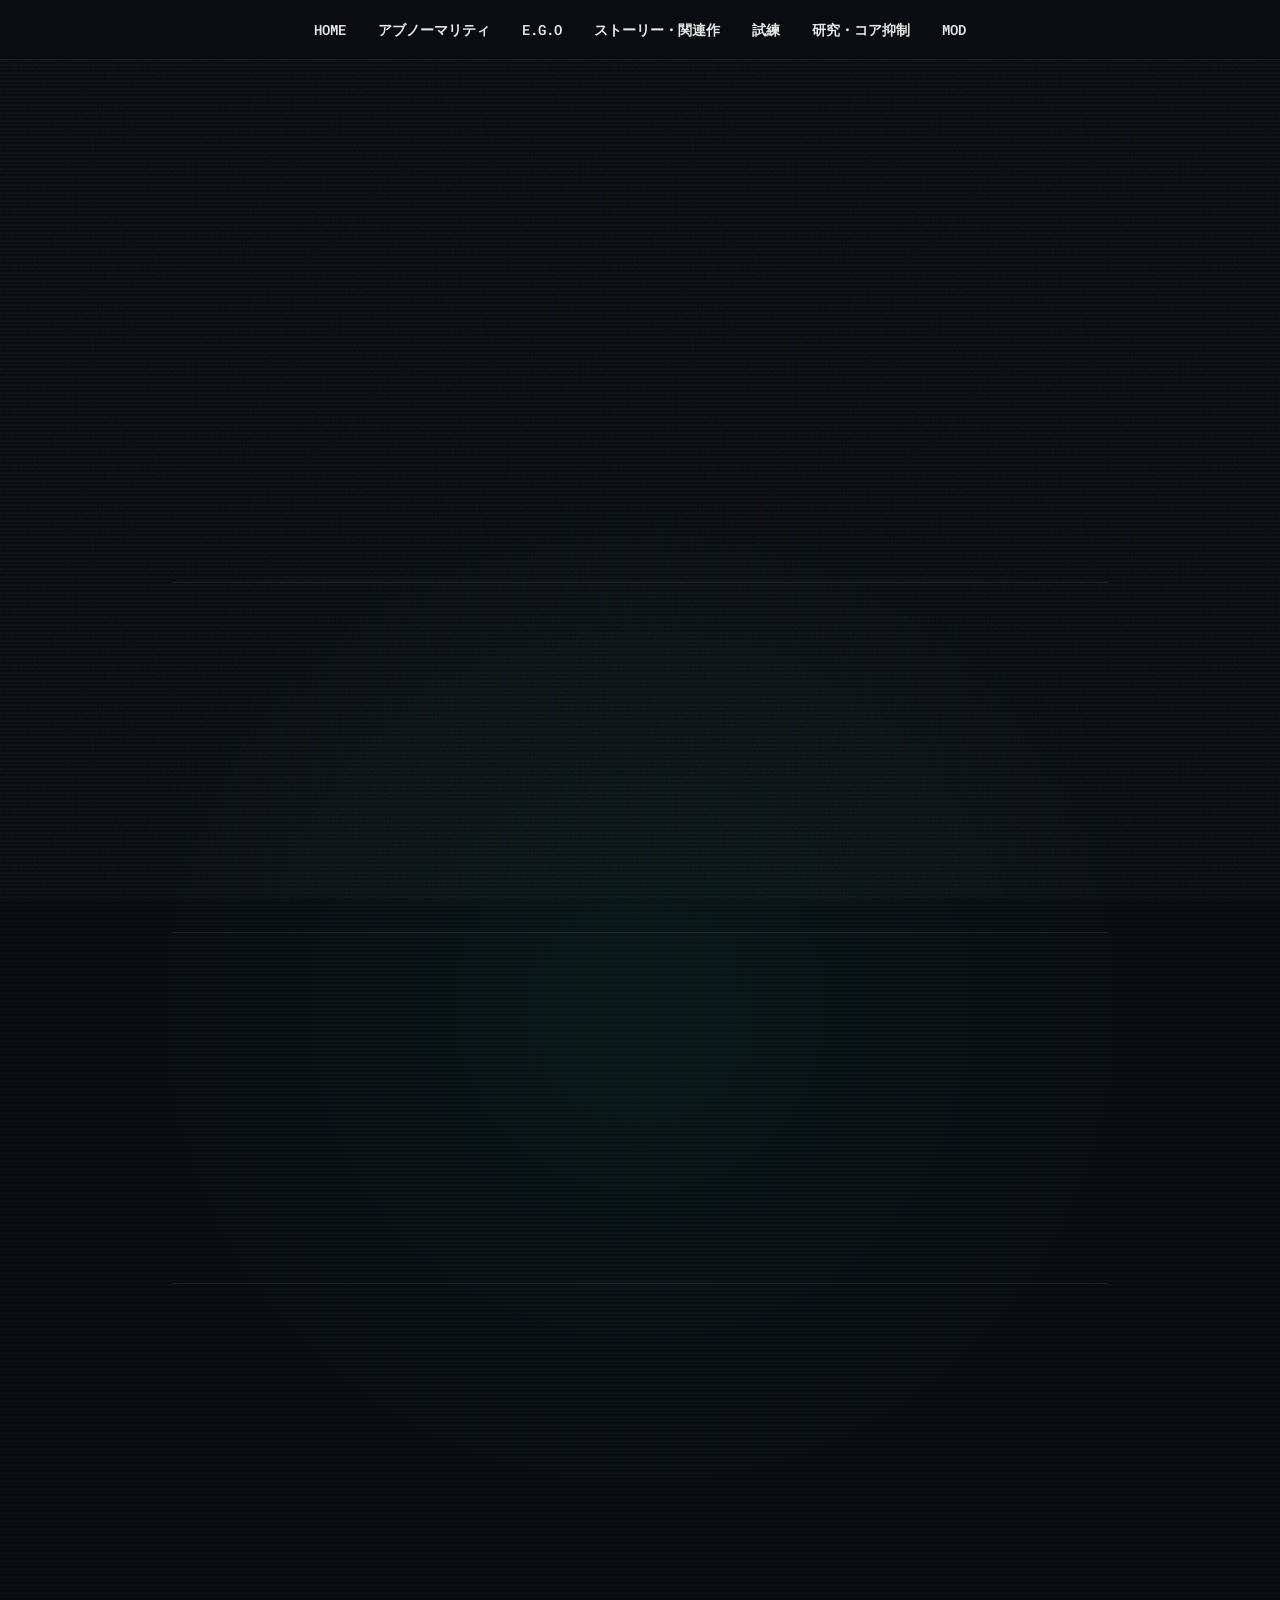
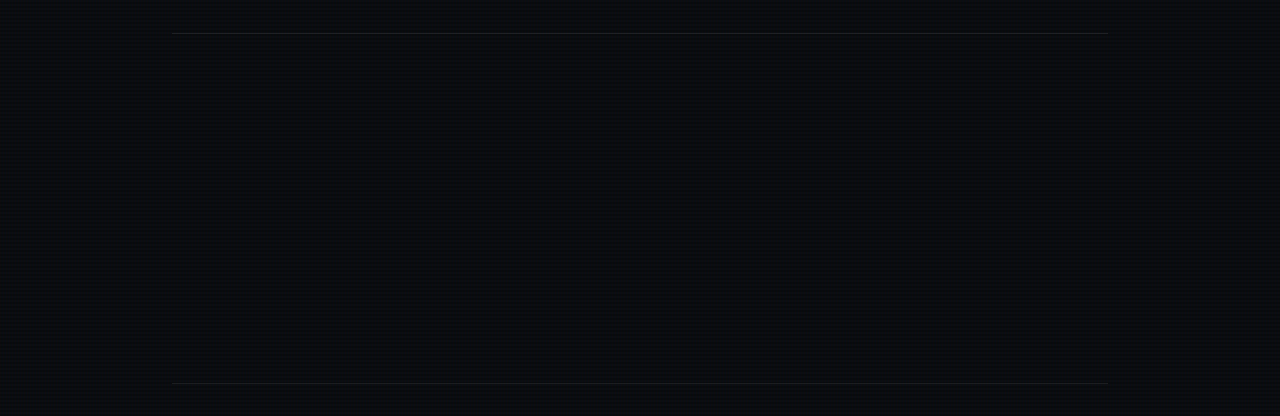
<file: gift_list.html>
<!DOCTYPE html>
<html lang="ja">
<head>
    <meta charset="UTF-8">
    <meta name="viewport" content="width=device-width, initial-scale=1.0">
    <title>アブノーマリティ図鑑 | Lobotomy Corporation Wiki</title>
    <link rel="stylesheet" href="index.css">
</head>
<body>
    <div class="scanline"></div>
    <div class="noise"></div>

    <nav class="main-nav">
        <div class="nav-container">
            <ul class="nav-list">
                <li class="nav-item"><a href="index.html">HOME</a></li>
                <li class="nav-item has-dropdown">
                    <a href="abnormality_zayin.html">アブノーマリティ</a>
                    <ul class="dropdown">
                        <li><a href="abnormality_zayin.html">ZAYIN</a></li>
                        <li><a href="abnormality_teth.html">TETH</a></li>
                        <li><a href="abnormality_he.html">HE</a></li>
                        <li><a href="abnormality_waw.html">WAW</a></li>
                        <li><a href="abnormality_aleph.html">ALEPH</a></li>
                        <li><a href="tool_list.html">ツール型 (Tool)</a></li>
                    </ul>
                </li>
                <li class="nav-item has-dropdown">
                    <a href="ego_list.html">E.G.O</a>
                    <ul class="dropdown">
                        <li><a href="gift_list.html">ギフト (Gift)</a></li>
                        <li><a href="ego_list.html">装備 (Equipment)</a></li>
                    </ul>
                </li>
                <li class="nav-item"><a href="story.html">ストーリー・関連作</a></li>
                <li class="nav-item"><a href="ordeals.html">試練</a></li>
                <li class="nav-item"><a href="suppression.html">研究・コア抑制</a></li>
                <li class="nav-item"><a href="mods.html">MOD</a></li>
            </ul>
        </div>
    </nav>

    <main class="container" style="padding-top: 4rem;"><h1 class="reveal" style="font-size: 3rem; margin-bottom: 2rem;">E.G.O GIFT DATABASE</h1><section id="gift-zayin"><h2 class="risk-header zayin reveal">ZAYIN GIFTS</h2><div class="data-table-container reveal"><table class="data-table gift-table"><thead><tr><th>アブノーマリティ</th><th>ギフト名</th><th>部位</th><th>効果・ステータス</th></tr></thead><tbody></tbody></table></div></section><section id="gift-teth"><h2 class="risk-header teth reveal">TETH GIFTS</h2><div class="data-table-container reveal"><table class="data-table gift-table"><thead><tr><th>アブノーマリティ</th><th>ギフト名</th><th>部位</th><th>効果・ステータス</th></tr></thead><tbody></tbody></table></div></section><section id="gift-he"><h2 class="risk-header he reveal">HE GIFTS</h2><div class="data-table-container reveal"><table class="data-table gift-table"><thead><tr><th>アブノーマリティ</th><th>ギフト名</th><th>部位</th><th>効果・ステータス</th></tr></thead><tbody></tbody></table></div></section><section id="gift-waw"><h2 class="risk-header waw reveal">WAW GIFTS</h2><div class="data-table-container reveal"><table class="data-table gift-table"><thead><tr><th>アブノーマリティ</th><th>ギフト名</th><th>部位</th><th>効果・ステータス</th></tr></thead><tbody></tbody></table></div></section><section id="gift-aleph"><h2 class="risk-header aleph reveal">ALEPH GIFTS</h2><div class="data-table-container reveal"><table class="data-table gift-table"><thead><tr><th>アブノーマリティ</th><th>ギフト名</th><th>部位</th><th>効果・ステータス</th></tr></thead><tbody></tbody></table></div></section></main>
</section>
</file>
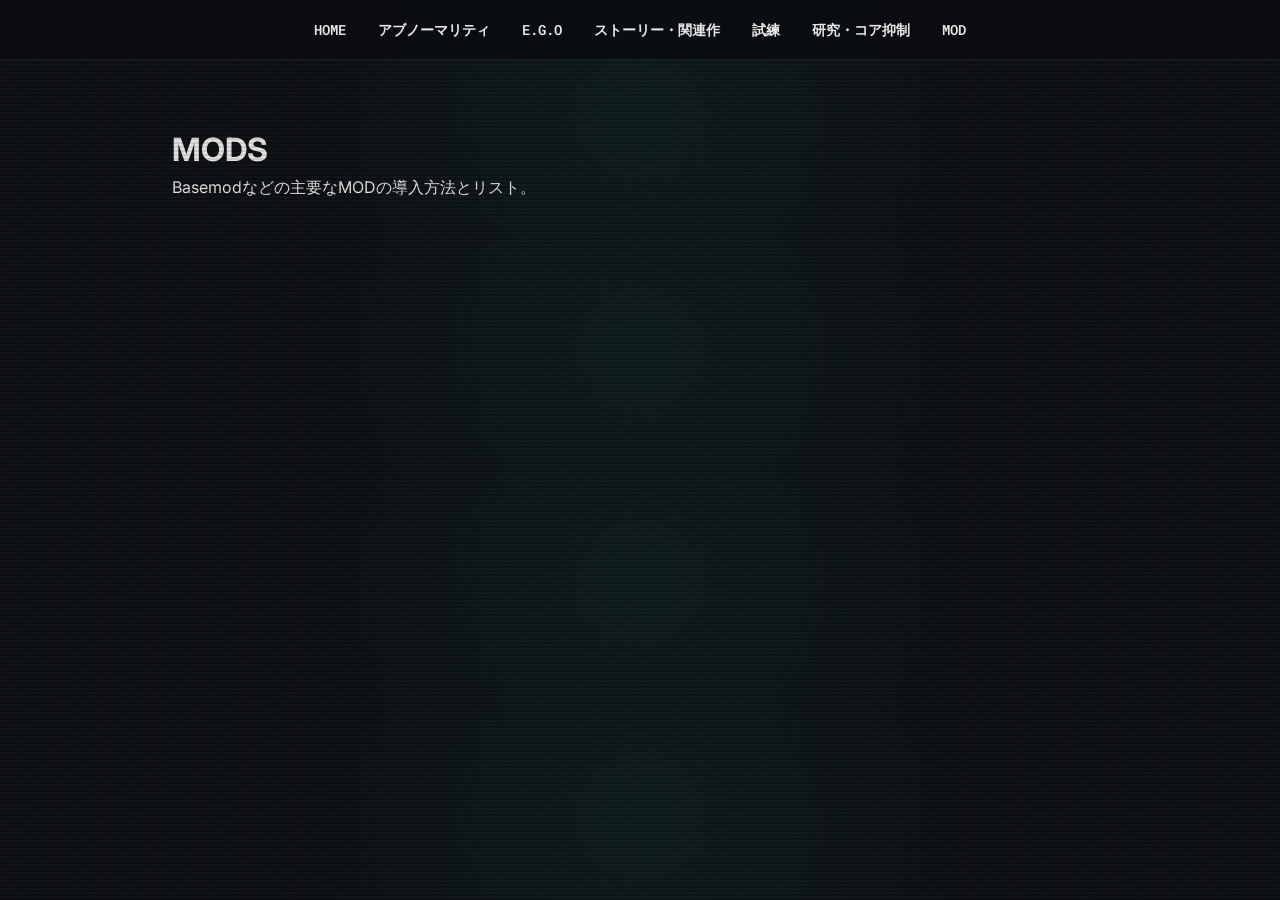
<file: mods.html>
<!DOCTYPE html>
<html lang="ja">
<head>
    <meta charset="UTF-8">
    <meta name="viewport" content="width=device-width, initial-scale=1.0">
    <title>MOD情報 | Lobotomy Corporation Wiki</title>
    <link rel="stylesheet" href="index.css">
</head>
<body>
    <div class="scanline"></div>
    <div class="noise"></div>
    <nav class="main-nav">
        <div class="nav-container">
            <ul class="nav-list">
                <li class="nav-item"><a href="index.html">HOME</a></li>
                <li class="nav-item has-dropdown">
                    <a href="abnormality_zayin.html">アブノーマリティ</a>
                    <ul class="dropdown">
                        <li><a href="abnormality_zayin.html">ZAYIN</a></li>
                        <li><a href="abnormality_teth.html">TETH</a></li>
                        <li><a href="abnormality_he.html">HE</a></li>
                        <li><a href="abnormality_waw.html">WAW</a></li>
                        <li><a href="abnormality_aleph.html">ALEPH</a></li>
                        <li><a href="tool_list.html">ツール型 (Tool)</a></li>
                    </ul>
                </li>
                <li class="nav-item has-dropdown">
                    <a href="ego_list.html">E.G.O</a>
                    <ul class="dropdown">
                        <li><a href="gift_list.html">ギフト (Gift)</a></li>
                        <li><a href="ego_list.html">装備 (Equipment)</a></li>
                    </ul>
                </li>
                <li class="nav-item"><a href="story.html">ストーリー・関連作</a></li>
                <li class="nav-item"><a href="ordeals.html">試練</a></li>
                <li class="nav-item"><a href="suppression.html">研究・コア抑制</a></li>
                <li class="nav-item"><a href="mods.html">MOD</a></li>
            </ul>
        </div>
    </nav>
    <main class="container" style="padding-top: 4rem;">
        <h1 class="reveal">MODS</h1>
        <p class="reveal">Basemodなどの主要なMODの導入方法とリスト。</p>
    </main>
    <script src="main.js"></script>
</body>
</html>
</file>
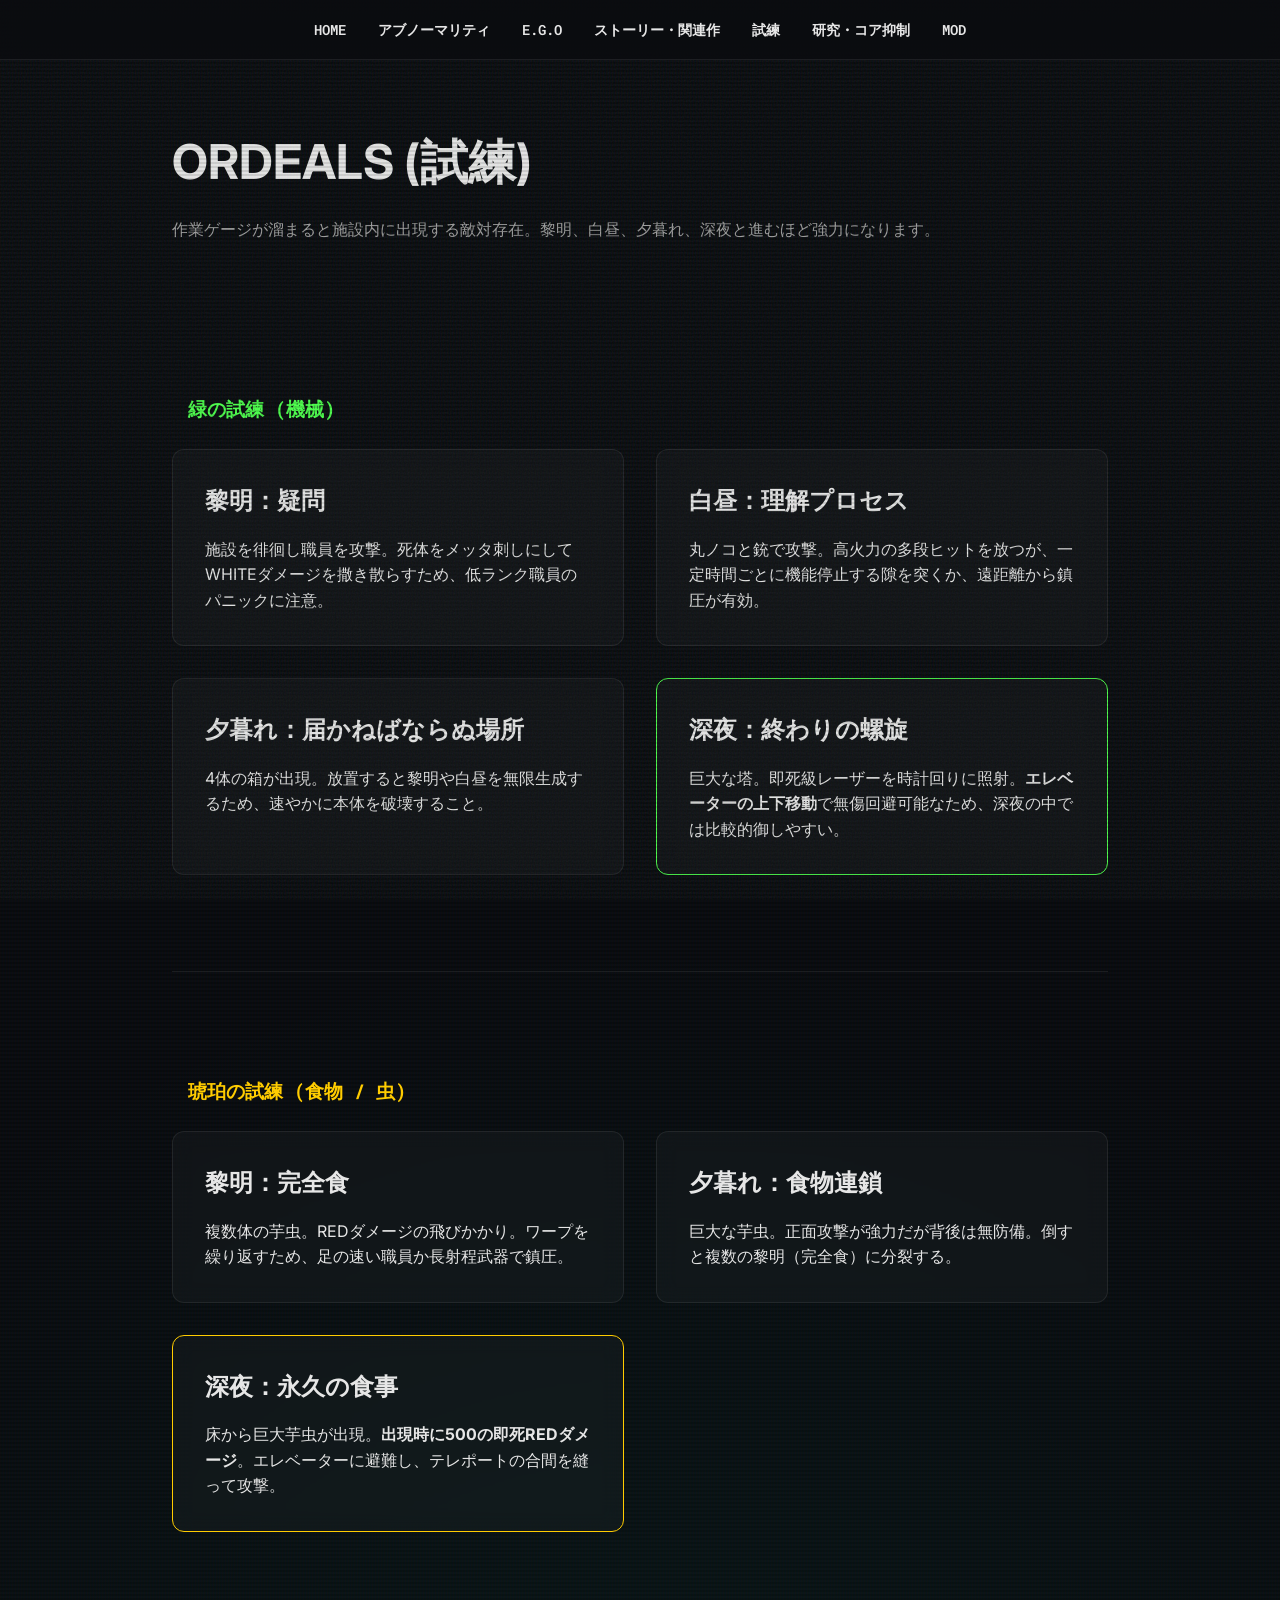
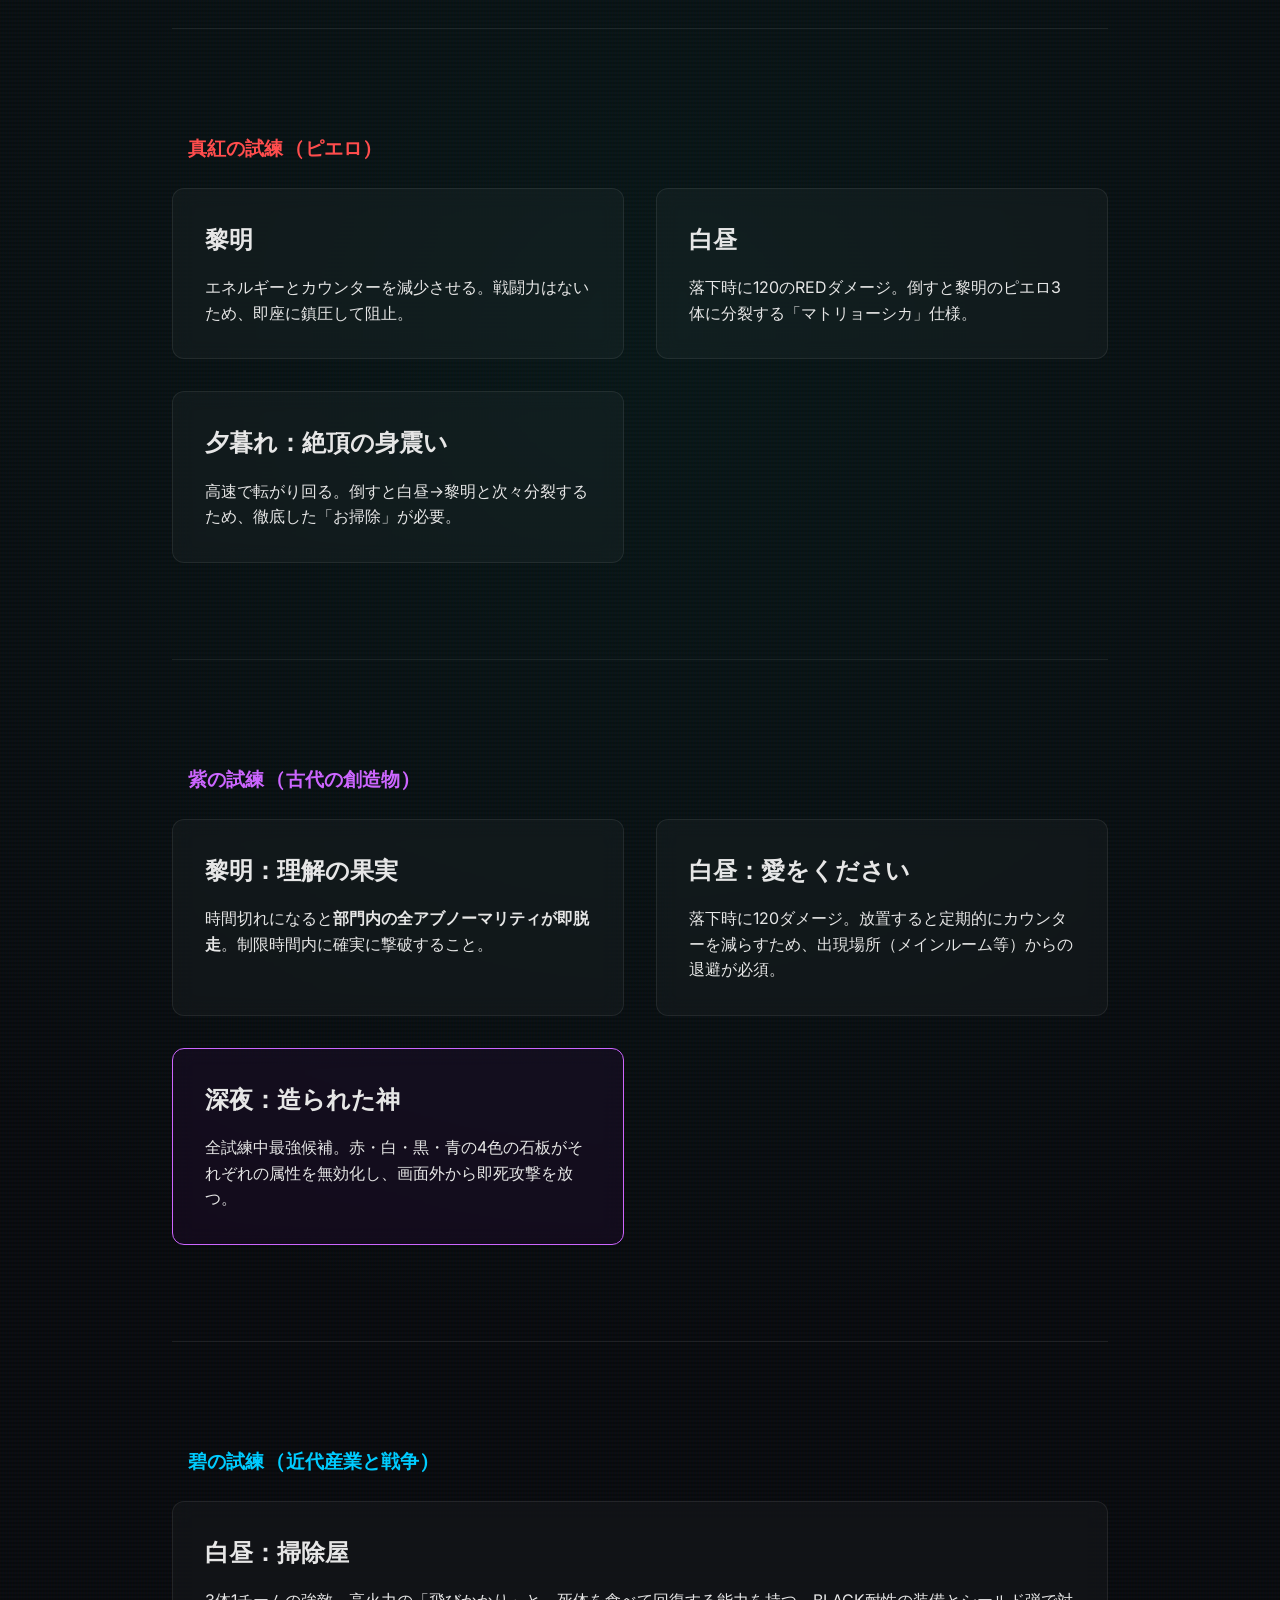
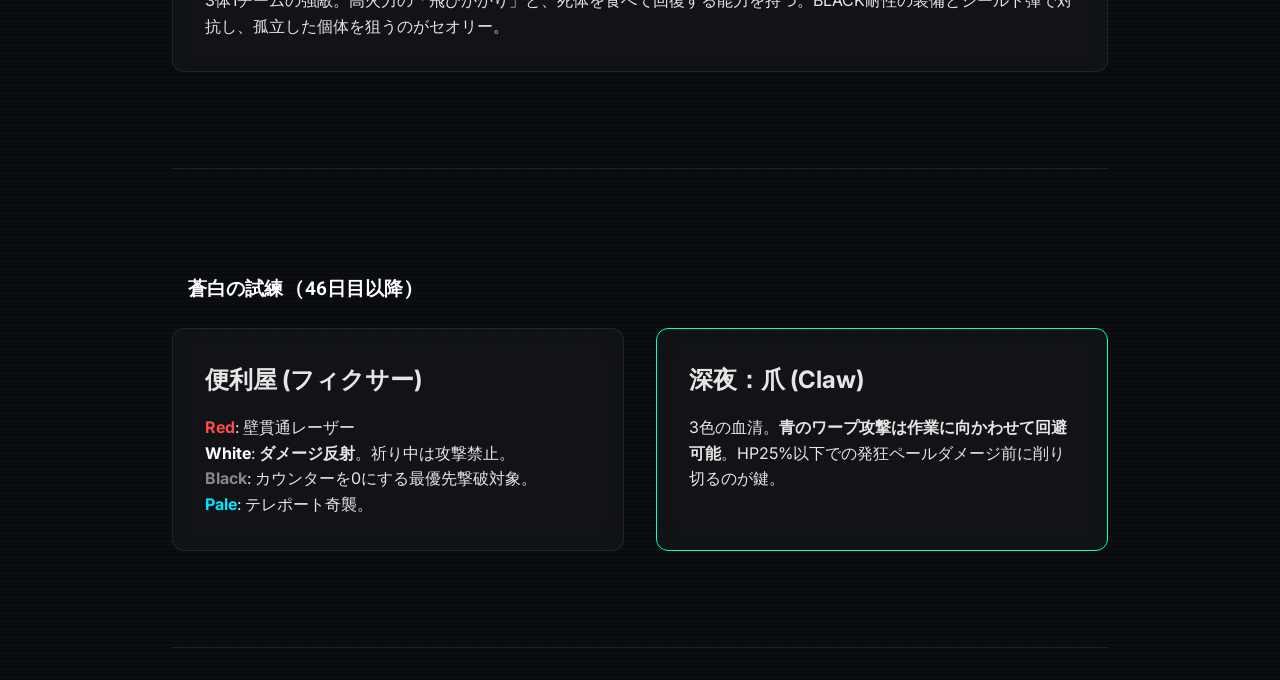
<file: ordeals.html>
<!DOCTYPE html>
<html lang="ja">
<head>
    <meta charset="UTF-8">
    <meta name="viewport" content="width=device-width, initial-scale=1.0">
    <title>試練 (ORDEALS) | Lobotomy Corporation Wiki</title>
    <link rel="stylesheet" href="index.css">
</head>
<body>
    <div class="scanline"></div>
    <div class="noise"></div>
    <nav class="main-nav">
        <div class="nav-container">
            <ul class="nav-list">
                <li class="nav-item"><a href="index.html">HOME</a></li>
                <li class="nav-item has-dropdown">
                    <a href="abnormality_zayin.html">アブノーマリティ</a>
                    <ul class="dropdown">
                        <li><a href="abnormality_zayin.html">ZAYIN</a></li>
                        <li><a href="abnormality_teth.html">TETH</a></li>
                        <li><a href="abnormality_he.html">HE</a></li>
                        <li><a href="abnormality_waw.html">WAW</a></li>
                        <li><a href="abnormality_aleph.html">ALEPH</a></li>
                        <li><a href="tool_list.html">ツール型 (Tool)</a></li>
                    </ul>
                </li>
                <li class="nav-item has-dropdown">
                    <a href="ego_list.html">E.G.O</a>
                    <ul class="dropdown">
                        <li><a href="gift_list.html">ギフト (Gift)</a></li>
                        <li><a href="ego_list.html">装備 (Equipment)</a></li>
                    </ul>
                </li>
                <li class="nav-item"><a href="story.html">ストーリー・関連作</a></li>
                <li class="nav-item"><a href="ordeals.html">試練</a></li>
                <li class="nav-item"><a href="suppression.html">研究・コア抑制</a></li>
                <li class="nav-item"><a href="mods.html">MOD</a></li>
            </ul>
        </div>
    </nav>
    <main class="container" style="padding-top: 4rem;">
        <h1 class="reveal" style="font-size: 3rem; margin-bottom: 1rem;">ORDEALS (試練)</h1>
        <p class="reveal" style="color: var(--text-secondary); margin-bottom: 3rem;">作業ゲージが溜まると施設内に出現する敵対存在。黎明、白昼、夕暮れ、深夜と進むほど強力になります。</p>

        <!-- 1. 緑の試練 -->
        <section id="green">
            <h2 class="risk-header reveal" style="color: #4dff4d; border-color: #4dff4d;">緑の試練 (機械)</h2>
            <div class="grid-2">
                <div class="card reveal">
                    <h3>黎明：疑問</h3>
                    <p>施設を徘徊し職員を攻撃。死体をメッタ刺しにしてWHITEダメージを撒き散らすため、低ランク職員のパニックに注意。</p>
                </div>
                <div class="card reveal">
                    <h3>白昼：理解プロセス</h3>
                    <p>丸ノコと銃で攻撃。高火力の多段ヒットを放つが、一定時間ごとに機能停止する隙を突くか、遠距離から鎮圧が有効。</p>
                </div>
                <div class="card reveal">
                    <h3>夕暮れ：届かねばならぬ場所</h3>
                    <p>4体の箱が出現。放置すると黎明や白昼を無限生成するため、速やかに本体を破壊すること。</p>
                </div>
                <div class="card reveal" style="border-color: #4dff4d;">
                    <h3>深夜：終わりの螺旋</h3>
                    <p>巨大な塔。即死級レーザーを時計回りに照射。<strong>エレベーターの上下移動</strong>で無傷回避可能なため、深夜の中では比較的御しやすい。</p>
                </div>
            </div>
        </section>

        <!-- 2. 琥珀の試練 -->
        <section id="amber">
            <h2 class="risk-header reveal" style="color: #ffcc00; border-color: #ffcc00;">琥珀の試練 (食物 / 虫)</h2>
            <div class="grid-2">
                <div class="card reveal">
                    <h3>黎明：完全食</h3>
                    <p>複数体の芋虫。REDダメージの飛びかかり。ワープを繰り返すため、足の速い職員か長射程武器で鎮圧。</p>
                </div>
                <div class="card reveal">
                    <h3>夕暮れ：食物連鎖</h3>
                    <p>巨大な芋虫。正面攻撃が強力だが背後は無防備。倒すと複数の黎明（完全食）に分裂する。</p>
                </div>
                <div class="card reveal" style="border-color: #ffcc00;">
                    <h3>深夜：永久の食事</h3>
                    <p>床から巨大芋虫が出現。<strong>出現時に500の即死REDダメージ</strong>。エレベーターに避難し、テレポートの合間を縫って攻撃。</p>
                </div>
            </div>
        </section>

        <!-- 3. 真紅の試練 -->
        <section id="crimson">
            <h2 class="risk-header reveal" style="color: #ff4d4d; border-color: #ff4d4d;">真紅の試練 (ピエロ)</h2>
            <div class="grid-2">
                <div class="card reveal">
                    <h3>黎明</h3>
                    <p>エネルギーとカウンターを減少させる。戦闘力はないため、即座に鎮圧して阻止。</p>
                </div>
                <div class="card reveal">
                    <h3>白昼</h3>
                    <p>落下時に120のREDダメージ。倒すと黎明のピエロ3体に分裂する「マトリョーシカ」仕様。</p>
                </div>
                <div class="card reveal">
                    <h3>夕暮れ：絶頂の身震い</h3>
                    <p>高速で転がり回る。倒すと白昼→黎明と次々分裂するため、徹底した「お掃除」が必要。</p>
                </div>
            </div>
        </section>

        <!-- 4. 紫の試練 -->
        <section id="purple">
            <h2 class="risk-header reveal" style="color: #cc66ff; border-color: #cc66ff;">紫の試練 (古代の創造物)</h2>
            <div class="grid-2">
                <div class="card reveal">
                    <h3>黎明：理解の果実</h3>
                    <p>時間切れになると<strong>部門内の全アブノーマリティが即脱走</strong>。制限時間内に確実に撃破すること。</p>
                </div>
                <div class="card reveal">
                    <h3>白昼：愛をください</h3>
                    <p>落下時に120ダメージ。放置すると定期的にカウンターを減らすため、出現場所（メインルーム等）からの退避が必須。</p>
                </div>
                <div class="card reveal" style="border-color: #cc66ff; background: rgba(200, 0, 255, 0.05);">
                    <h3>深夜：造られた神</h3>
                    <p>全試練中最強候補。赤・白・黒・青の4色の石板がそれぞれの属性を無効化し、画面外から即死攻撃を放つ。</p>
                </div>
            </div>
        </section>

        <!-- 5. 碧の試練 -->
        <section id="indigo">
            <h2 class="risk-header reveal" style="color: #00ccff; border-color: #00ccff;">碧の試練 (近代産業と戦争)</h2>
            <div class="card reveal">
                <h3>白昼：掃除屋</h3>
                <p>3体1チームの強敵。高火力の「飛びかかり」と、死体を食べて回復する能力を持つ。BLACK耐性の装備とシールド弾で対抗し、孤立した個体を狙うのがセオリー。</p>
            </div>
        </section>

        <!-- 6. 蒼白の試練 -->
        <section id="pale">
            <h2 class="risk-header reveal" style="color: #ffffff; border-color: #ffffff;">蒼白の試練 (46日目以降)</h2>
            <div class="grid-2">
                <div class="card reveal">
                    <h3>便利屋 (フィクサー)</h3>
                    <ul style="list-style: none; padding: 0;">
                        <li><span class="attr-text-red">Red</span>: 壁貫通レーザー</li>
                        <li><span class="attr-text-white">White</span>: <strong>ダメージ反射</strong>。祈り中は攻撃禁止。</li>
                        <li><span class="attr-text-black">Black</span>: カウンターを0にする最優先撃破対象。</li>
                        <li><span class="attr-text-pale">Pale</span>: テレポート奇襲。</li>
                    </ul>
                </div>
                <div class="card reveal" style="border-color: var(--accent-color);">
                    <h3>深夜：爪 (Claw)</h3>
                    <p>3色の血清。<strong>青のワープ攻撃は作業に向かわせて回避可能</strong>。HP25%以下での発狂ペールダメージ前に削り切るのが鍵。</p>
                </div>
            </div>
        </section>
    </main>
    <script src="main.js"></script>
</body>
</html>
</file>
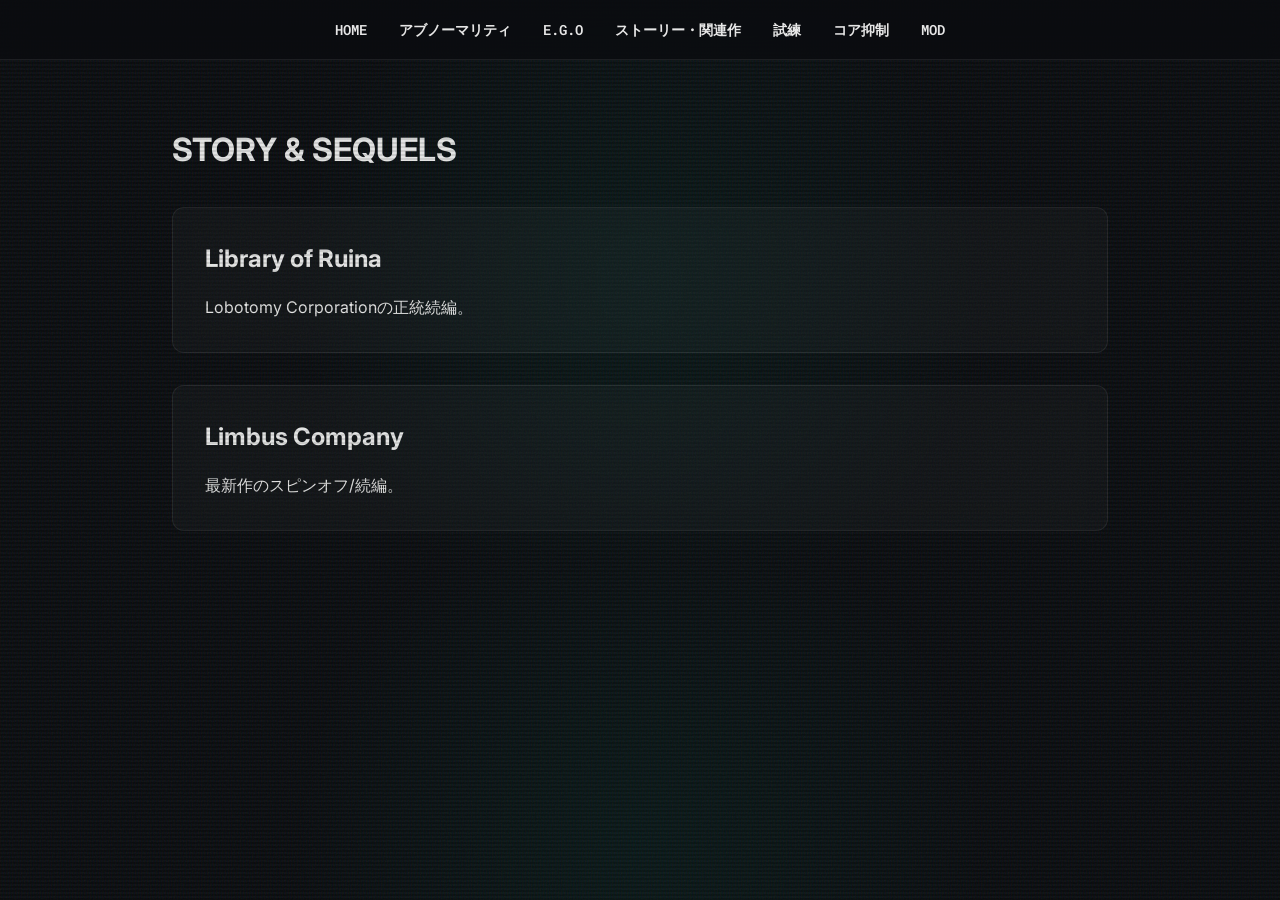
<file: story.html>
<!DOCTYPE html>
<html lang="ja">
<head>
    <meta charset="UTF-8">
    <meta name="viewport" content="width=device-width, initial-scale=1.0">
    <title>ストーリー・関連作 | Lobotomy Corporation Wiki</title>
    <link rel="stylesheet" href="index.css">
</head>
<body>
    <div class="scanline"></div>
    <div class="noise"></div>
    <nav class="main-nav">
        <div class="nav-container">
            <ul class="nav-list">
                <li class="nav-item"><a href="index.html">HOME</a></li>
                <li class="nav-item"><a href="abnormality_list.html">アブノーマリティ</a></li>
                <li class="nav-item"><a href="ego_list.html">E.G.O</a></li>
                <li class="nav-item"><a href="story.html">ストーリー・関連作</a></li>
                <li class="nav-item"><a href="ordeals.html">試練</a></li>
                <li class="nav-item"><a href="suppression.html">コア抑制</a></li>
                <li class="nav-item"><a href="mods.html">MOD</a></li>
            </ul>
        </div>
    </nav>
    <main class="container" style="padding-top: 4rem;">
        <h1 class="reveal">STORY & SEQUELS</h1>
        <div class="card reveal" style="margin-top: 2rem;">
            <h3>Library of Ruina</h3>
            <p>Lobotomy Corporationの正統続編。</p>
        </div>
        <div class="card reveal" style="margin-top: 2rem;">
            <h3>Limbus Company</h3>
            <p>最新作のスピンオフ/続編。</p>
        </div>
    </main>
    <script src="main.js"></script>
</body>
</html>
</file>
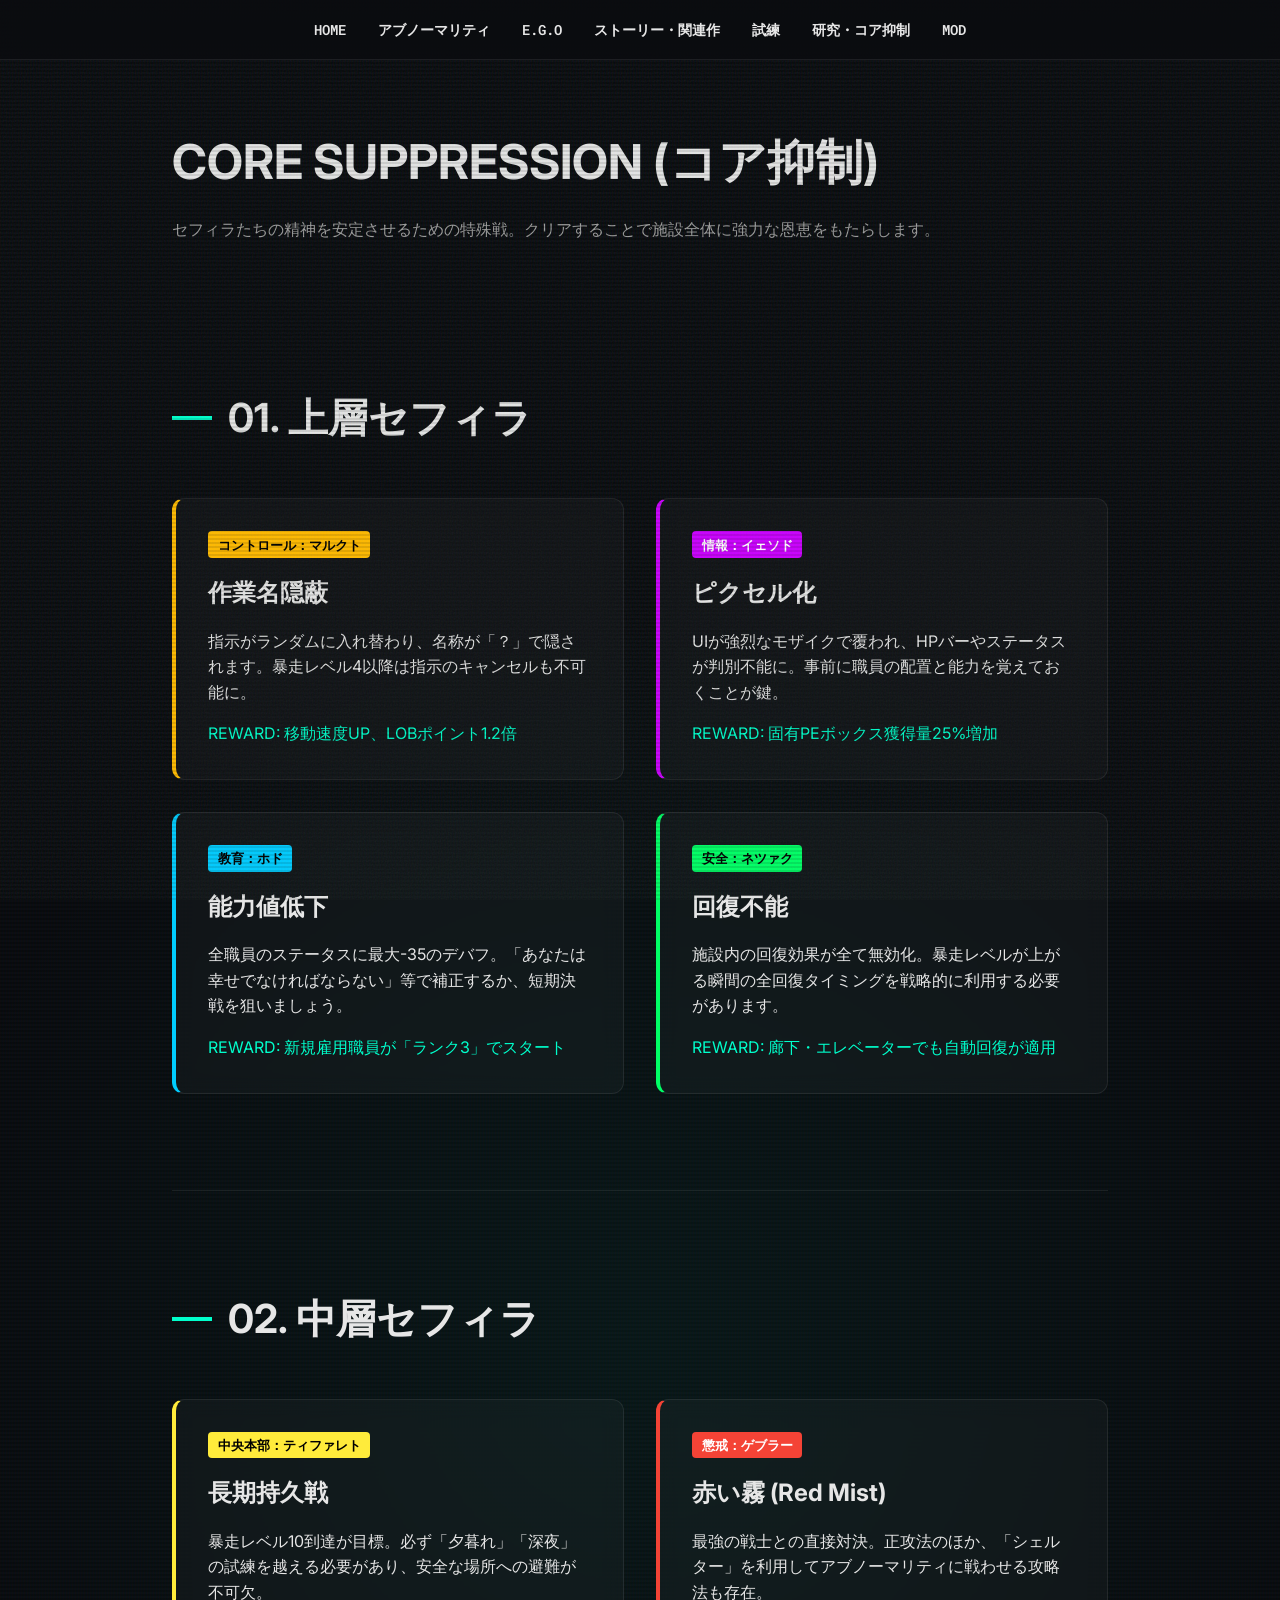
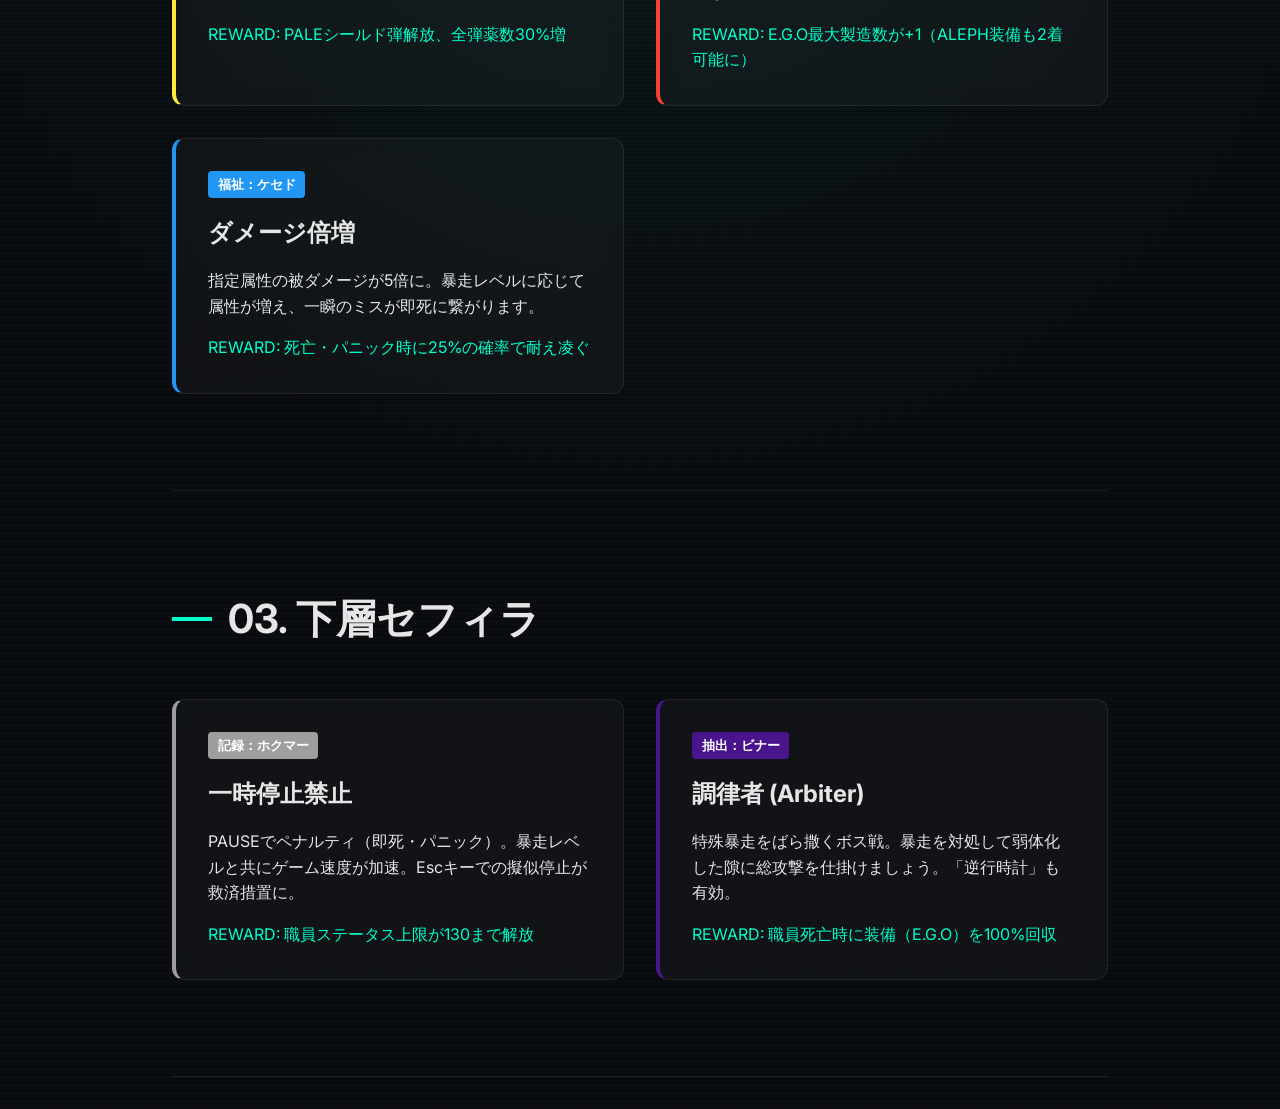
<file: suppression.html>
<!DOCTYPE html>
<html lang="ja">
<head>
    <meta charset="UTF-8">
    <meta name="viewport" content="width=device-width, initial-scale=1.0">
    <title>コア抑制 | Lobotomy Corporation Wiki</title>
    <link rel="stylesheet" href="index.css">
</head>
<body>
    <div class="scanline"></div>
    <div class="noise"></div>
    <nav class="main-nav">
        <div class="nav-container">
            <ul class="nav-list">
                <li class="nav-item"><a href="index.html">HOME</a></li>
                <li class="nav-item has-dropdown">
                    <a href="abnormality_zayin.html">アブノーマリティ</a>
                    <ul class="dropdown">
                        <li><a href="abnormality_zayin.html">ZAYIN</a></li>
                        <li><a href="abnormality_teth.html">TETH</a></li>
                        <li><a href="abnormality_he.html">HE</a></li>
                        <li><a href="abnormality_waw.html">WAW</a></li>
                        <li><a href="abnormality_aleph.html">ALEPH</a></li>
                        <li><a href="tool_list.html">ツール型 (Tool)</a></li>
                    </ul>
                </li>
                <li class="nav-item has-dropdown">
                    <a href="ego_list.html">E.G.O</a>
                    <ul class="dropdown">
                        <li><a href="gift_list.html">ギフト (Gift)</a></li>
                        <li><a href="ego_list.html">装備 (Equipment)</a></li>
                    </ul>
                </li>
                <li class="nav-item"><a href="story.html">ストーリー・関連作</a></li>
                <li class="nav-item"><a href="ordeals.html">試練</a></li>
                <li class="nav-item"><a href="suppression.html">研究・コア抑制</a></li>
                <li class="nav-item"><a href="mods.html">MOD</a></li>
            </ul>
        </div>
    </nav>
    <main class="container" style="padding-top: 4rem;">
        <h1 class="reveal" style="font-size: 3rem; margin-bottom: 1rem;">CORE SUPPRESSION (コア抑制)</h1>
        <p class="reveal" style="color: var(--text-secondary); margin-bottom: 3rem;">セフィラたちの精神を安定させるための特殊戦。クリアすることで施設全体に強力な恩恵をもたらします。</p>

        <!-- 1. 上層セフィラ -->
        <section id="upper">
            <h2 class="section-title reveal">01. 上層セフィラ</h2>
            <div class="grid-2">
                <div class="card reveal" style="border-left: 4px solid #ffba00;">
                    <span class="attr-tag" style="background: #ffba00; color: #000;">コントロール：マルクト</span>
                    <h3>作業名隠蔽</h3>
                    <p>指示がランダムに入れ替わり、名称が「？」で隠されます。暴走レベル4以降は指示のキャンセルも不可能に。</p>
                    <p style="margin-top: 1rem; color: var(--accent-color);">REWARD: 移動速度UP、LOBポイント1.2倍</p>
                </div>
                <div class="card reveal" style="border-left: 4px solid #cc00ff;">
                    <span class="attr-tag" style="background: #cc00ff; color: #fff;">情報：イェソド</span>
                    <h3>ピクセル化</h3>
                    <p>UIが強烈なモザイクで覆われ、HPバーやステータスが判別不能に。事前に職員の配置と能力を覚えておくことが鍵。</p>
                    <p style="margin-top: 1rem; color: var(--accent-color);">REWARD: 固有PEボックス獲得量25%増加</p>
                </div>
                <div class="card reveal" style="border-left: 4px solid #00ccff;">
                    <span class="attr-tag" style="background: #00ccff; color: #000;">教育：ホド</span>
                    <h3>能力値低下</h3>
                    <p>全職員のステータスに最大-35のデバフ。「あなたは幸せでなければならない」等で補正するか、短期決戦を狙いましょう。</p>
                    <p style="margin-top: 1rem; color: var(--accent-color);">REWARD: 新規雇用職員が「ランク3」でスタート</p>
                </div>
                <div class="card reveal" style="border-left: 4px solid #00ff66;">
                    <span class="attr-tag" style="background: #00ff66; color: #000;">安全：ネツァク</span>
                    <h3>回復不能</h3>
                    <p>施設内の回復効果が全て無効化。暴走レベルが上がる瞬間の全回復タイミングを戦略的に利用する必要があります。</p>
                    <p style="margin-top: 1rem; color: var(--accent-color);">REWARD: 廊下・エレベーターでも自動回復が適用</p>
                </div>
            </div>
        </section>

        <!-- 2. 中層セフィラ -->
        <section id="middle">
            <h2 class="section-title reveal">02. 中層セフィラ</h2>
            <div class="grid-2">
                <div class="card reveal" style="border-left: 4px solid #ffeb3b;">
                    <span class="attr-tag" style="background: #ffeb3b; color: #000;">中央本部：ティファレト</span>
                    <h3>長期持久戦</h3>
                    <p>暴走レベル10到達が目標。必ず「夕暮れ」「深夜」の試練を越える必要があり、安全な場所への避難が不可欠。</p>
                    <p style="margin-top: 1rem; color: var(--accent-color);">REWARD: PALEシールド弾解放、全弾薬数30%増</p>
                </div>
                <div class="card reveal" style="border-left: 4px solid #f44336;">
                    <span class="attr-tag" style="background: #f44336; color: #fff;">懲戒：ゲブラー</span>
                    <h3>赤い霧 (Red Mist)</h3>
                    <p>最強の戦士との直接対決。正攻法のほか、「シェルター」を利用してアブノーマリティに戦わせる攻略法も存在。</p>
                    <p style="margin-top: 1rem; color: var(--accent-color);">REWARD: E.G.O最大製造数が+1（ALEPH装備も2着可能に）</p>
                </div>
                <div class="card reveal" style="border-left: 4px solid #2196f3;">
                    <span class="attr-tag" style="background: #2196f3; color: #fff;">福祉：ケセド</span>
                    <h3>ダメージ倍増</h3>
                    <p>指定属性の被ダメージが5倍に。暴走レベルに応じて属性が増え、一瞬のミスが即死に繋がります。</p>
                    <p style="margin-top: 1rem; color: var(--accent-color);">REWARD: 死亡・パニック時に25%の確率で耐え凌ぐ</p>
                </div>
            </div>
        </section>

        <!-- 3. 下層セフィラ -->
        <section id="lower">
            <h2 class="section-title reveal">03. 下層セフィラ</h2>
            <div class="grid-2">
                <div class="card reveal" style="border-left: 4px solid #9e9e9e;">
                    <span class="attr-tag" style="background: #9e9e9e; color: #fff;">記録：ホクマー</span>
                    <h3>一時停止禁止</h3>
                    <p>PAUSEでペナルティ（即死・パニック）。暴走レベルと共にゲーム速度が加速。Escキーでの擬似停止が救済措置に。</p>
                    <p style="margin-top: 1rem; color: var(--accent-color);">REWARD: 職員ステータス上限が130まで解放</p>
                </div>
                <div class="card reveal" style="border-left: 4px solid #4a148c;">
                    <span class="attr-tag" style="background: #4a148c; color: #fff;">抽出：ビナー</span>
                    <h3>調律者 (Arbiter)</h3>
                    <p>特殊暴走をばら撒くボス戦。暴走を対処して弱体化した隙に総攻撃を仕掛けましょう。「逆行時計」も有効。</p>
                    <p style="margin-top: 1rem; color: var(--accent-color);">REWARD: 職員死亡時に装備（E.G.O）を100%回収</p>
                </div>
            </div>
        </section>
    </main>
    <script src="main.js"></script>
</body>
</html>
</file>
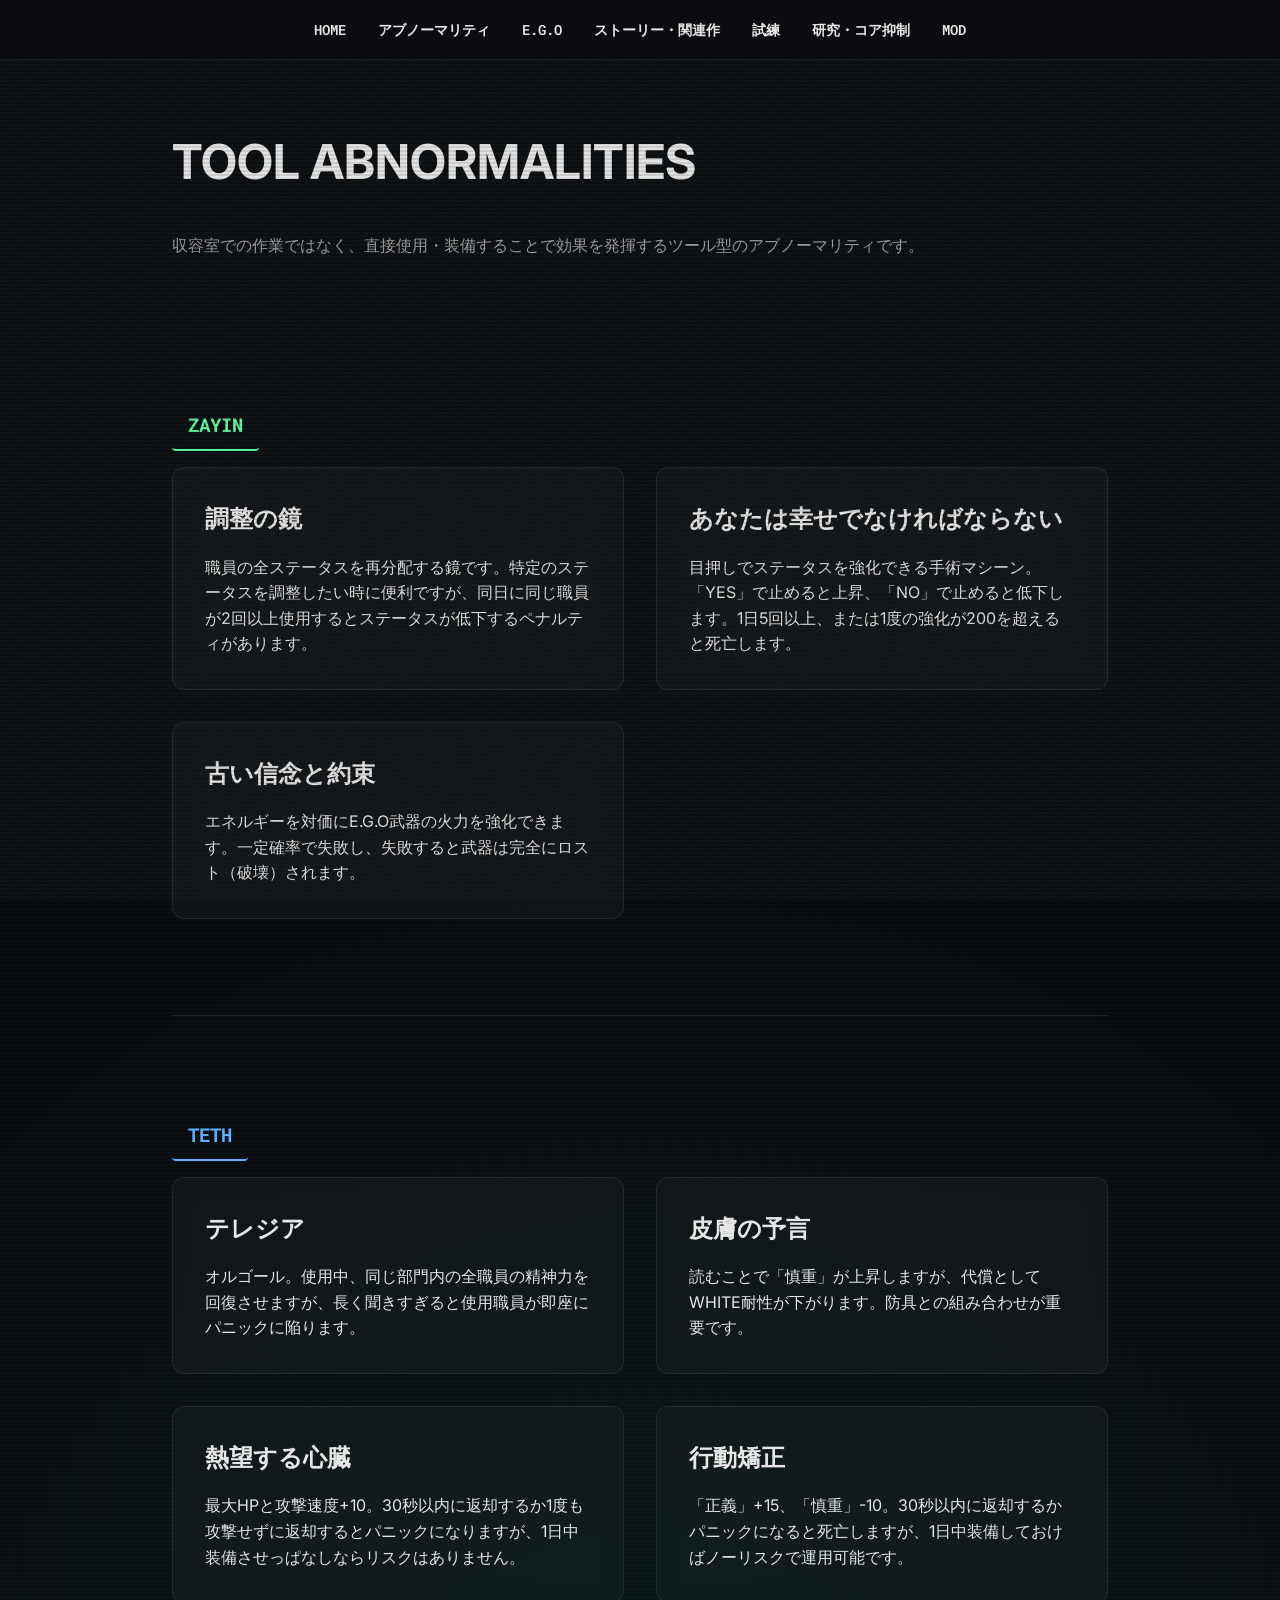
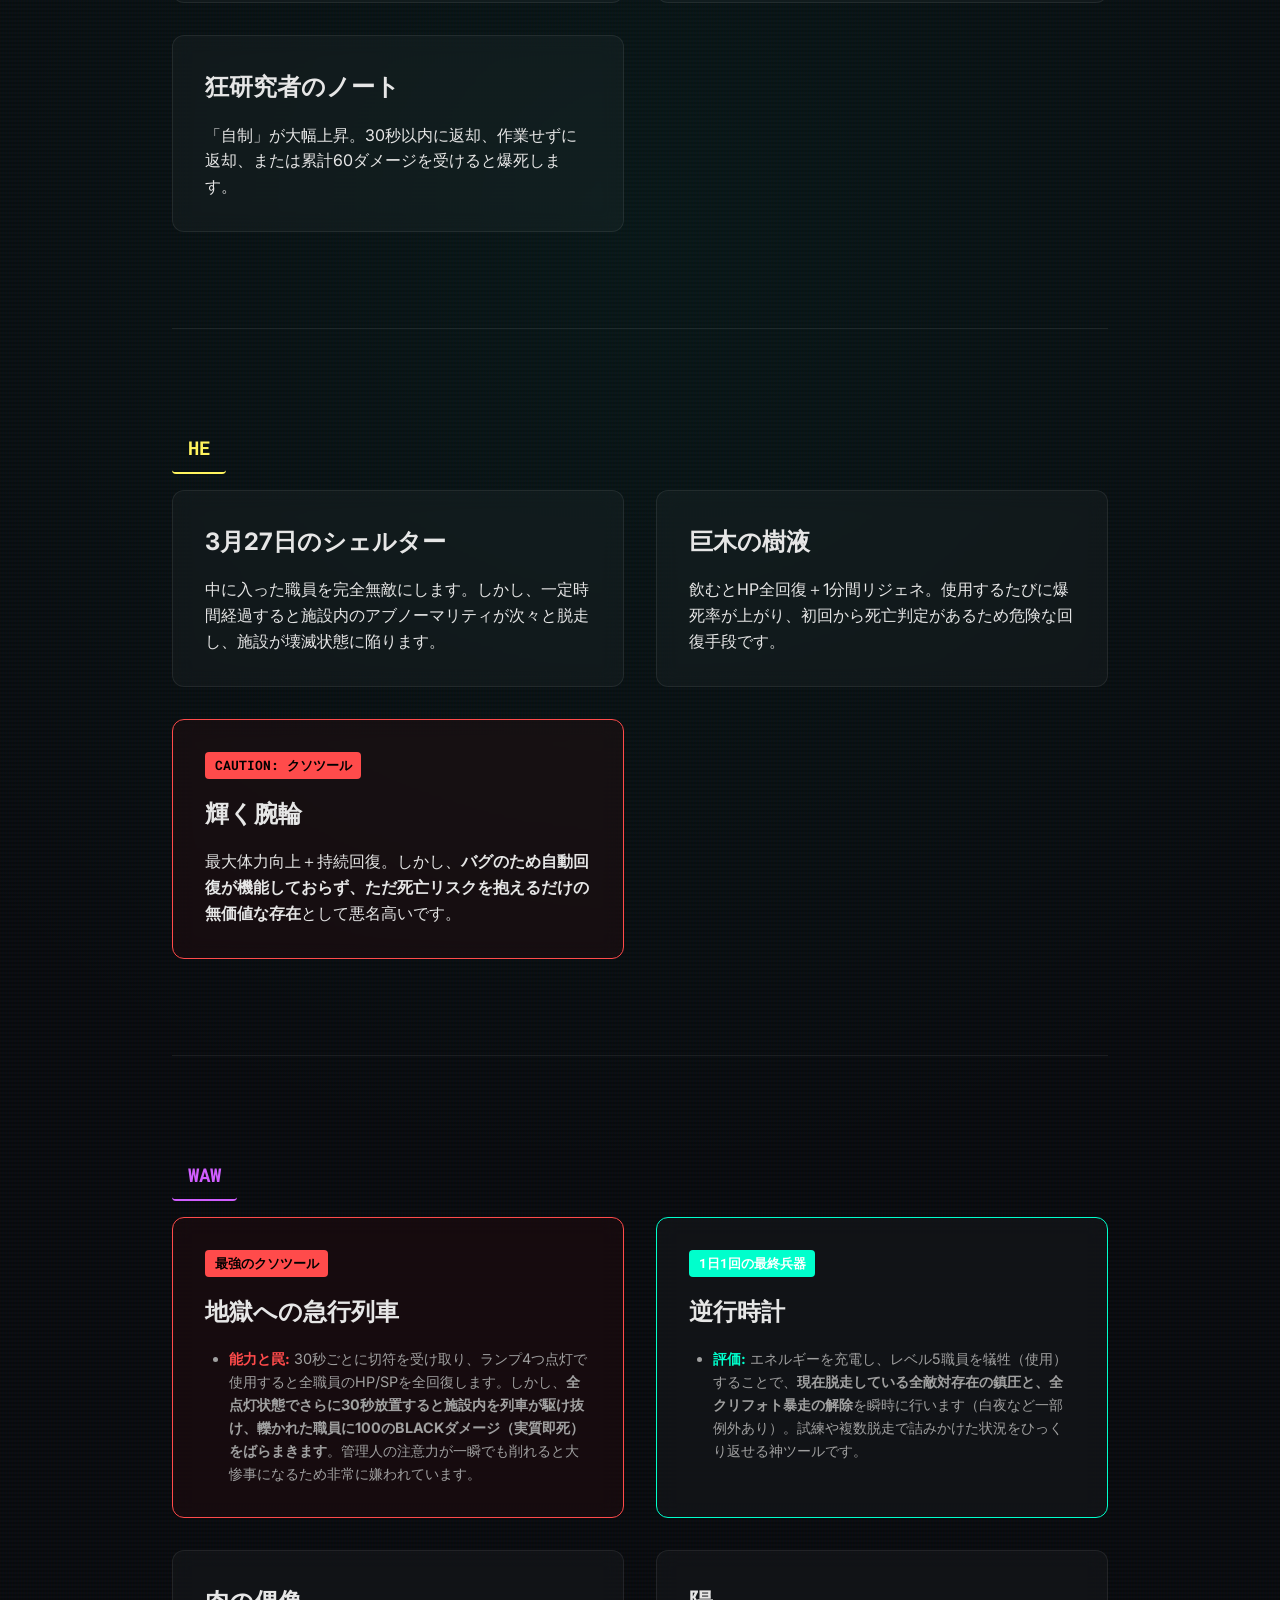
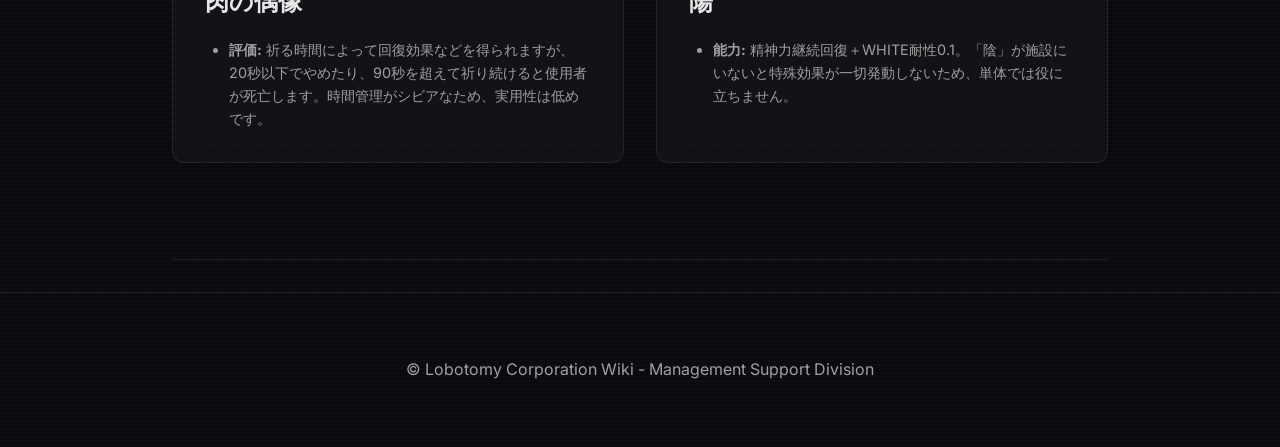
<file: tool_list.html>
<!DOCTYPE html>
<html lang="ja">
<head>
    <meta charset="UTF-8">
    <meta name="viewport" content="width=device-width, initial-scale=1.0">
    <title>ツール型アブノーマリティ | Lobotomy Corporation Wiki</title>
    <link rel="stylesheet" href="index.css">
</head>
<body>
    <div class="scanline"></div>
    <div class="noise"></div>

    <nav class="main-nav">
        <div class="nav-container">
            <ul class="nav-list">
                <li class="nav-item"><a href="index.html">HOME</a></li>
                <li class="nav-item has-dropdown">
                    <a href="abnormality_zayin.html">アブノーマリティ</a>
                    <ul class="dropdown">
                        <li><a href="abnormality_zayin.html">ZAYIN</a></li>
                        <li><a href="abnormality_teth.html">TETH</a></li>
                        <li><a href="abnormality_he.html">HE</a></li>
                        <li><a href="abnormality_waw.html">WAW</a></li>
                        <li><a href="abnormality_aleph.html">ALEPH</a></li>
                        <li><a href="tool_list.html">ツール型 (Tool)</a></li>
                    </ul>
                </li>
                <li class="nav-item has-dropdown">
                    <a href="ego_list.html">E.G.O</a>
                    <ul class="dropdown">
                        <li><a href="gift_list.html">ギフト (Gift)</a></li>
                        <li><a href="ego_list.html">装備 (Equipment)</a></li>
                    </ul>
                </li>
                <li class="nav-item"><a href="story.html">ストーリー・関連作</a></li>
                <li class="nav-item"><a href="ordeals.html">試練</a></li>
                <li class="nav-item"><a href="suppression.html">研究・コア抑制</a></li>
                <li class="nav-item"><a href="mods.html">MOD</a></li>
            </ul>
        </div>
    </nav>

    <main class="container" style="padding-top: 4rem;">
        <h1 class="reveal" style="font-size: 3rem; margin-bottom: 2rem;">TOOL ABNORMALITIES</h1>
        <p class="reveal" style="color: var(--text-secondary); margin-bottom: 3rem;">収容室での作業ではなく、直接使用・装備することで効果を発揮するツール型のアブノーマリティです。</p>

        <!-- ZAYIN -->
        <section id="zayin">
            <h2 class="risk-header zayin reveal">ZAYIN</h2>
            <div class="grid-2">
                <div class="card reveal">
                    <h3>調整の鏡</h3>
                    <p>職員の全ステータスを再分配する鏡です。特定のステータスを調整したい時に便利ですが、同日に同じ職員が2回以上使用するとステータスが低下するペナルティがあります。</p>
                </div>
                <div class="card reveal">
                    <h3>あなたは幸せでなければならない</h3>
                    <p>目押しでステータスを強化できる手術マシーン。「YES」で止めると上昇、「NO」で止めると低下します。1日5回以上、または1度の強化が200を超えると死亡します。</p>
                </div>
                <div class="card reveal">
                    <h3>古い信念と約束</h3>
                    <p>エネルギーを対価にE.G.O武器の火力を強化できます。一定確率で失敗し、失敗すると武器は完全にロスト（破壊）されます。</p>
                </div>
            </div>
        </section>

        <!-- TETH -->
        <section id="teth">
            <h2 class="risk-header teth reveal">TETH</h2>
            <div class="grid-2">
                <div class="card reveal">
                    <h3>テレジア</h3>
                    <p>オルゴール。使用中、同じ部門内の全職員の精神力を回復させますが、長く聞きすぎると使用職員が即座にパニックに陥ります。</p>
                </div>
                <div class="card reveal">
                    <h3>皮膚の予言</h3>
                    <p>読むことで「慎重」が上昇しますが、代償としてWHITE耐性が下がります。防具との組み合わせが重要です。</p>
                </div>
                <div class="card reveal">
                    <h3>熱望する心臓</h3>
                    <p>最大HPと攻撃速度+10。30秒以内に返却するか1度も攻撃せずに返却するとパニックになりますが、1日中装備させっぱなしならリスクはありません。</p>
                </div>
                <div class="card reveal">
                    <h3>行動矯正</h3>
                    <p>「正義」+15、「慎重」-10。30秒以内に返却するかパニックになると死亡しますが、1日中装備しておけばノーリスクで運用可能です。</p>
                </div>
                <div class="card reveal">
                    <h3>狂研究者のノート</h3>
                    <p>「自制」が大幅上昇。30秒以内に返却、作業せずに返却、または累計60ダメージを受けると爆死します。</p>
                </div>
            </div>
        </section>

        <!-- HE -->
        <section id="he">
            <h2 class="risk-header he reveal">HE</h2>
            <div class="grid-2">
                <div class="card reveal">
                    <h3>3月27日のシェルター</h3>
                    <p>中に入った職員を完全無敵にします。しかし、一定時間経過すると施設内のアブノーマリティが次々と脱走し、施設が壊滅状態に陥ります。</p>
                </div>
                <div class="card reveal">
                    <h3>巨木の樹液</h3>
                    <p>飲むとHP全回復＋1分間リジェネ。使用するたびに爆死率が上がり、初回から死亡判定があるため危険な回復手段です。</p>
                </div>
                <div class="card reveal" style="border-color: var(--color-red); background: rgba(255, 0, 0, 0.05);">
                    <span class="attr-tag tag-red">CAUTION: クソツール</span>
                    <h3>輝く腕輪</h3>
                    <p>最大体力向上＋持続回復。しかし、<strong>バグのため自動回復が機能しておらず、ただ死亡リスクを抱えるだけの無価値な存在</strong>として悪名高いです。</p>
                </div>
            </div>
        </section>

        <!-- WAW -->
        <section id="waw">
            <h2 class="risk-header waw reveal">WAW</h2>
            <div class="grid-2">
                <div class="card reveal" style="border-color: var(--color-red); background: rgba(255, 0, 0, 0.05);">
                    <span class="attr-tag tag-red">最強のクソツール</span>
                    <h3>地獄への急行列車</h3>
                    <ul style="margin-top: 1rem; padding-left: 1.5rem; font-size: 0.9rem; color: var(--text-secondary);">
                        <li><strong style="color: var(--color-red);">能力と罠:</strong> 30秒ごとに切符を受け取り、ランプ4つ点灯で使用すると全職員のHP/SPを全回復します。しかし、<strong>全点灯状態でさらに30秒放置すると施設内を列車が駆け抜け、轢かれた職員に100のBLACKダメージ（実質即死）をばらまきます</strong>。管理人の注意力が一瞬でも削れると大惨事になるため非常に嫌われています。</li>
                    </ul>
                </div>
                <div class="card reveal" style="border-color: var(--accent-color);">
                    <span class="attr-tag" style="background: var(--accent-color); color: #fff;">1日1回の最終兵器</span>
                    <h3>逆行時計</h3>
                    <ul style="margin-top: 1rem; padding-left: 1.5rem; font-size: 0.9rem; color: var(--text-secondary);">
                        <li><strong style="color: var(--accent-color);">評価:</strong> エネルギーを充電し、レベル5職員を犠牲（使用）することで、<strong>現在脱走している全敵対存在の鎮圧と、全クリフォト暴走の解除</strong>を瞬時に行います（白夜など一部例外あり）。試練や複数脱走で詰みかけた状況をひっくり返せる神ツールです。</li>
                    </ul>
                </div>
                <div class="card reveal">
                    <h3>肉の偶像</h3>
                    <ul style="margin-top: 1rem; padding-left: 1.5rem; font-size: 0.9rem; color: var(--text-secondary);">
                        <li><strong style="color: var(--text-secondary);">評価:</strong> 祈る時間によって回復効果などを得られますが、20秒以下でやめたり、90秒を超えて祈り続けると使用者が死亡します。時間管理がシビアなため、実用性は低めです。</li>
                    </ul>
                </div>
                <div class="card reveal">
                    <h3>陽</h3>
                    <ul style="margin-top: 1rem; padding-left: 1.5rem; font-size: 0.9rem; color: var(--text-secondary);">
                        <li><strong style="color: var(--text-secondary);">能力:</strong> 精神力継続回復＋WHITE耐性0.1。「陰」が施設にいないと特殊効果が一切発動しないため、単体では役に立ちません。</li>
                    </ul>
                </div>
            </div>
        </section>
    </main>

    <footer style="padding: 4rem; text-align: center; color: var(--text-secondary); border-top: 1px solid var(--glass-border);">
        <p>&copy; Lobotomy Corporation Wiki - Management Support Division</p>
    </footer>

    <script src="main.js"></script>
</body>
</html>
</file>
<file: index.css>
@import url('https://fonts.googleapis.com/css2?family=Inter:wght@300;400;600;700&family=Roboto+Mono:wght@400;500&display=swap');

:root {
    --bg-color: #0a0c10;
    --surface-color: rgba(20, 22, 28, 0.8);
    --border-color: rgba(255, 255, 255, 0.1);
    --text-primary: #e6e6e6;
    --text-secondary: #a0a0a0;
    --accent-color: #00ffcc; /* Corporate Teal */
    
    /* Attribute Colors */
    --color-red: #ff4b4b;
    --color-white: #ffffff;
    --color-black: #404040;
    --color-pale: #00e5ff; /* Cyan/Blue for PALE */
    
    /* Status Colors */
    --color-hp: #ff5e5e;
    --color-sp: #5eafff;
    --color-work-success: #5effa4;
    
    --font-sans: 'Inter', sans-serif;
    --font-mono: 'Roboto Mono', monospace;
    
    --transition-fast: 0.2s ease;
    --transition-slow: 0.5s ease;
    
    --glass-bg: rgba(255, 255, 255, 0.03);
    --glass-border: rgba(255, 255, 255, 0.08);
}

* {
    margin: 0;
    padding: 0;
    box-sizing: border-box;
}

body {
    background-color: var(--bg-color);
    color: var(--text-primary);
    font-family: var(--font-sans);
    line-height: 1.6;
    overflow-x: hidden;
    padding-top: 60px; /* Offset for fixed nav */
    background-image: 
        radial-gradient(circle at 50% 50%, rgba(0, 255, 204, 0.05) 0%, transparent 50%),
        linear-gradient(rgba(18, 16, 16, 0) 50%, rgba(0, 0, 0, 0.25) 50%),
        linear-gradient(90deg, rgba(255, 0, 0, 0.03), rgba(0, 255, 0, 0.01), rgba(0, 0, 255, 0.03));
    background-size: 100% 100%, 100% 4px, 3px 100%;
}

/* Scrollbar Customization */
::-webkit-scrollbar {
    width: 6px;
}
::-webkit-scrollbar-track {
    background: var(--bg-color);
}
::-webkit-scrollbar-thumb {
    background: var(--glass-border);
    border-radius: 10px;
}
::-webkit-scrollbar-thumb:hover {
    background: var(--accent-color);
}

.container {
    max-width: 1000px;
    margin: 0 auto;
    padding: 2rem;
}

/* Header & Navigation */
.main-nav {
    position: fixed;
    top: 0;
    left: 0;
    width: 100%;
    height: 60px;
    background: rgba(10, 12, 16, 0.8);
    backdrop-filter: blur(15px);
    border-bottom: 1px solid var(--glass-border);
    z-index: 1000;
}

.nav-container {
    max-width: 1200px;
    margin: 0 auto;
    height: 100%;
    display: flex;
    justify-content: center;
    align-items: center;
}

.nav-list {
    display: flex;
    list-style: none;
    gap: 2rem;
}

.nav-item {
    position: relative;
}

.nav-item > a {
    color: var(--text-primary);
    text-decoration: none;
    font-size: 0.9rem;
    font-weight: 600;
    font-family: var(--font-mono);
    text-transform: uppercase;
    transition: var(--transition-fast);
    padding: 1rem 0;
    display: block;
}

.nav-item:hover > a {
    color: var(--accent-color);
}

/* Dropdown Menu */
.dropdown {
    position: absolute;
    top: 100%;
    left: 0;
    background: var(--surface-color);
    border: 1px solid var(--glass-border);
    min-width: 200px;
    list-style: none;
    opacity: 0;
    visibility: hidden;
    transform: translateY(10px);
    transition: all 0.3s ease;
    border-radius: 4px;
    box-shadow: 0 10px 30px rgba(0,0,0,0.5);
}

.nav-item:hover .dropdown {
    opacity: 1;
    visibility: visible;
    transform: translateY(0);
}

.dropdown li {
    position: relative;
}

.dropdown a {
    color: var(--text-primary);
    text-decoration: none;
    padding: 0.8rem 1.2rem;
    display: block;
    font-size: 0.85rem;
    border-bottom: 1px solid rgba(255, 255, 255, 0.05);
    transition: var(--transition-fast);
}

.dropdown a:hover {
    background: rgba(255, 255, 255, 0.05);
    color: var(--accent-color);
}

/* Nested Submenu */
.submenu {
    position: absolute;
    top: 0;
    left: 100%;
    background: var(--surface-color);
    border: 1px solid var(--glass-border);
    min-width: 150px;
    list-style: none;
    opacity: 0;
    visibility: hidden;
    transform: translateX(10px);
    transition: all 0.3s ease;
    border-radius: 4px;
}

.has-submenu:hover .submenu {
    opacity: 1;
    visibility: visible;
    transform: translateX(0);
}

.has-submenu > a::after {
    content: '▶';
    font-size: 0.6rem;
    margin-left: 0.5rem;
    float: right;
    margin-top: 2px;
}

/* Data Tables */
.data-table-container {
    margin-top: 2rem;
    overflow-x: auto;
    border: 1px solid var(--glass-border);
    border-radius: 8px;
    background: var(--surface-color);
}

.data-table {
    width: 100%;
    border-collapse: collapse;
    font-size: 0.9rem;
}

.data-table th, .data-table td {
    padding: 1.2rem;
    text-align: left;
    border-bottom: 1px solid var(--glass-border);
}

.data-table th {
    background: rgba(255, 255, 255, 0.03);
    color: var(--accent-color);
    font-family: var(--font-mono);
    text-transform: uppercase;
    font-size: 0.75rem;
    letter-spacing: 1px;
}

.data-table tr:hover {
    background: rgba(255, 255, 255, 0.02);
}

.bug-note {
    margin-top: 1rem;
    padding: 0.8rem 1rem;
    background: rgba(255, 50, 50, 0.1);
    border-left: 3px solid #ff3333;
    font-size: 0.9rem;
    color: #ffcccc;
    border-radius: 0 4px 4px 0;
}

/* Risk Level Headers */
.risk-header {
    padding: 0.5rem 1rem;
    border-radius: 4px;
    font-weight: bold;
    font-family: var(--font-mono);
    display: inline-block;
    margin-bottom: 1rem;
    font-size: 1.2rem;
}

.zayin { color: #5effa4; border-bottom: 2px solid #5effa4; }
.teth { color: #5eafff; border-bottom: 2px solid #5eafff; }
.he { color: #fff45e; border-bottom: 2px solid #fff45e; }
.waw { color: #d05eff; border-bottom: 2px solid #d05eff; }
.aleph { color: #ff5e5e; border-bottom: 2px solid #ff5e5e; }

/* Risk Level Text Colors */
.text-zayin { color: #5effa4; font-weight: bold; font-family: var(--font-mono); }
.text-teth { color: #5eafff; font-weight: bold; font-family: var(--font-mono); }
.text-he { color: #fff45e; font-weight: bold; font-family: var(--font-mono); }
.text-waw { color: #d05eff; font-weight: bold; font-family: var(--font-mono); }
.text-aleph { color: #ff5e5e; font-weight: bold; font-family: var(--font-mono); }

/* Risk Level Backgrounds */
.bg-zayin { background: rgba(94, 255, 164, 0.15) !important; border-left: 3px solid #5effa4; }
.bg-teth { background: rgba(94, 175, 255, 0.15) !important; border-left: 3px solid #5eafff; }
.bg-he { background: rgba(255, 244, 94, 0.15) !important; border-left: 3px solid #fff45e; }
.bg-waw { background: rgba(208, 94, 255, 0.15) !important; border-left: 3px solid #d05eff; }
.bg-aleph { background: rgba(255, 94, 94, 0.15) !important; border-left: 3px solid #ff5e5e; }

/* Half-and-Half Backgrounds for Upgraded Weapons */
.bg-half-he-waw { background: linear-gradient(135deg, rgba(255, 244, 94, 0.1) 50%, rgba(208, 94, 255, 0.15) 50%) !important; }
.bg-half-waw-aleph { background: linear-gradient(135deg, rgba(208, 94, 255, 0.1) 50%, rgba(255, 94, 94, 0.15) 50%) !important; }
.bg-half-he-aleph { background: linear-gradient(135deg, rgba(255, 244, 94, 0.1) 50%, rgba(255, 94, 94, 0.15) 50%) !important; }
.bg-half-teth-he { background: linear-gradient(135deg, rgba(94, 175, 255, 0.1) 50%, rgba(255, 244, 94, 0.15) 50%) !important; }

/* Attribute Colors in Tables */
.attr-text-red { color: var(--color-red); font-weight: bold; }
.attr-text-white { color: var(--color-white); font-weight: bold; }
.attr-text-black { color: #888; font-weight: bold; } /* Slightly lighter for readability */
.attr-text-pale { color: var(--color-pale); font-weight: bold; }

header {
    height: 100vh;
    display: flex;
    flex-direction: column;
    justify-content: center;
    align-items: center;
    text-align: center;
    border-bottom: 1px solid var(--glass-border);
    position: relative;
    overflow: hidden;
}

.header-overlay {
    position: absolute;
    top: 0;
    left: 0;
    width: 100%;
    height: 100%;
    background: radial-gradient(circle at center, transparent 0%, var(--bg-color) 80%);
    z-index: 1;
}

header h1 {
    font-size: 4rem;
    font-weight: 700;
    letter-spacing: -2px;
    margin-bottom: 1rem;
    z-index: 2;
    background: linear-gradient(to bottom, #fff, #888);
    -webkit-background-clip: text;
    -webkit-text-fill-color: transparent;
    text-transform: uppercase;
}

header p {
    font-family: var(--font-mono);
    color: var(--accent-color);
    font-size: 1.2rem;
    z-index: 2;
    opacity: 0.8;
}

/* Sections */
section {
    padding: 6rem 0;
    border-bottom: 1px solid var(--glass-border);
}

.section-title {
    font-size: 2.5rem;
    margin-bottom: 3rem;
    display: flex;
    align-items: center;
    gap: 1rem;
}

.section-title::before {
    content: '';
    display: block;
    width: 40px;
    height: 4px;
    background: var(--accent-color);
}

/* Grid Layouts */
.grid-2 {
    display: grid;
    grid-template-columns: 1fr 1fr;
    gap: 2rem;
}

.grid-4 {
    display: grid;
    grid-template-columns: repeat(auto-fit, minmax(200px, 1fr));
    gap: 1.5rem;
}

/* Premium Cards */
.card {
    background: var(--glass-bg);
    border: 1px solid var(--glass-border);
    border-radius: 12px;
    padding: 2rem;
    position: relative;
    transition: var(--transition-fast);
    backdrop-filter: blur(10px);
}

.card:hover {
    border-color: var(--accent-color);
    transform: translateY(-5px);
    box-shadow: 0 10px 30px rgba(0, 0, 0, 0.5);
}

.card h3 {
    margin-bottom: 1rem;
    font-size: 1.5rem;
    color: var(--text-primary);
}

/* Attribute-specific cards */
.card-attr {
    border-left: 4px solid var(--attr-color);
}

.card-attr.red { --attr-color: var(--color-red); }
.card-attr.white { --attr-color: var(--color-white); }
.card-attr.black { --attr-color: var(--color-black); }
.card-attr.pale { --attr-color: var(--color-pale); }

.attr-tag {
    display: inline-block;
    padding: 0.2rem 0.6rem;
    border-radius: 4px;
    font-size: 0.8rem;
    font-weight: bold;
    font-family: var(--font-mono);
    margin-bottom: 1rem;
}

.tag-red { background: var(--color-red); color: #000; }
.tag-white { background: var(--color-white); color: #000; }
.tag-black { background: var(--color-black); color: #fff; }
.tag-pale { background: var(--color-pale); color: #000; }

/* Risk Level Tags */
.tag-zayin, .tag-teth, .tag-he, .tag-waw, .tag-aleph {
    display: inline-block;
    padding: 0.2rem 0.6rem;
    font-weight: bold;
    font-family: var(--font-mono);
    text-transform: uppercase;
    border-radius: 4px;
    color: #000;
    margin: 0.2rem 0.6rem;
    letter-spacing: 1px;
    vertical-align: middle;
}
.tag-zayin { background: #00ff00; }
.tag-teth { background: #0088ff; }
.tag-he { background: #ffff00; }
.tag-waw { background: #9900ff; color: #fff; }
.tag-aleph { background: #ff0000; color: #fff; }

/* Status Meters */
.meter-container {
    margin-top: 1rem;
}

.meter-label {
    display: flex;
    justify-content: space-between;
    font-size: 0.85rem;
    margin-bottom: 0.4rem;
    font-family: var(--font-mono);
}

.meter-bar {
    height: 8px;
    background: rgba(255, 255, 255, 0.1);
    border-radius: 4px;
    overflow: hidden;
}

.meter-fill {
    height: 100%;
    width: 0;
    transition: width 1.5s cubic-bezier(0.19, 1, 0.22, 1);
}

.fill-hp { background: var(--color-hp); }
.fill-sp { background: var(--color-sp); }

/* Decorative Elements */
.scanline {
    position: fixed;
    top: 0;
    left: 0;
    width: 100%;
    height: 100%;
    background: linear-gradient(rgba(18, 16, 16, 0) 50%, rgba(0, 0, 0, 0.1) 50%), linear-gradient(90deg, rgba(255, 0, 0, 0.02), rgba(0, 255, 0, 0.01), rgba(0, 0, 255, 0.02));
    background-size: 100% 4px, 3px 100%;
    pointer-events: none;
    z-index: 100;
}

.noise {
    position: fixed;
    top: 0;
    left: 0;
    width: 100%;
    height: 100%;
    background-image: url('[data-uri]');
    pointer-events: none;
    z-index: 99;
}

/* Animations */
@keyframes fadeIn {
    from { opacity: 0; transform: translateY(20px); }
    to { opacity: 1; transform: translateY(0); }
}

.reveal {
    opacity: 0;
    transition: all 0.8s ease;
}

.reveal.active {
    opacity: 1;
    transform: translateY(0);
}

/* Media Queries */
@media (max-width: 768px) {
    .grid-2 {
        grid-template-columns: 1fr;
    }
    header h1 {
        font-size: 2.5rem;
    }
}
</file>
